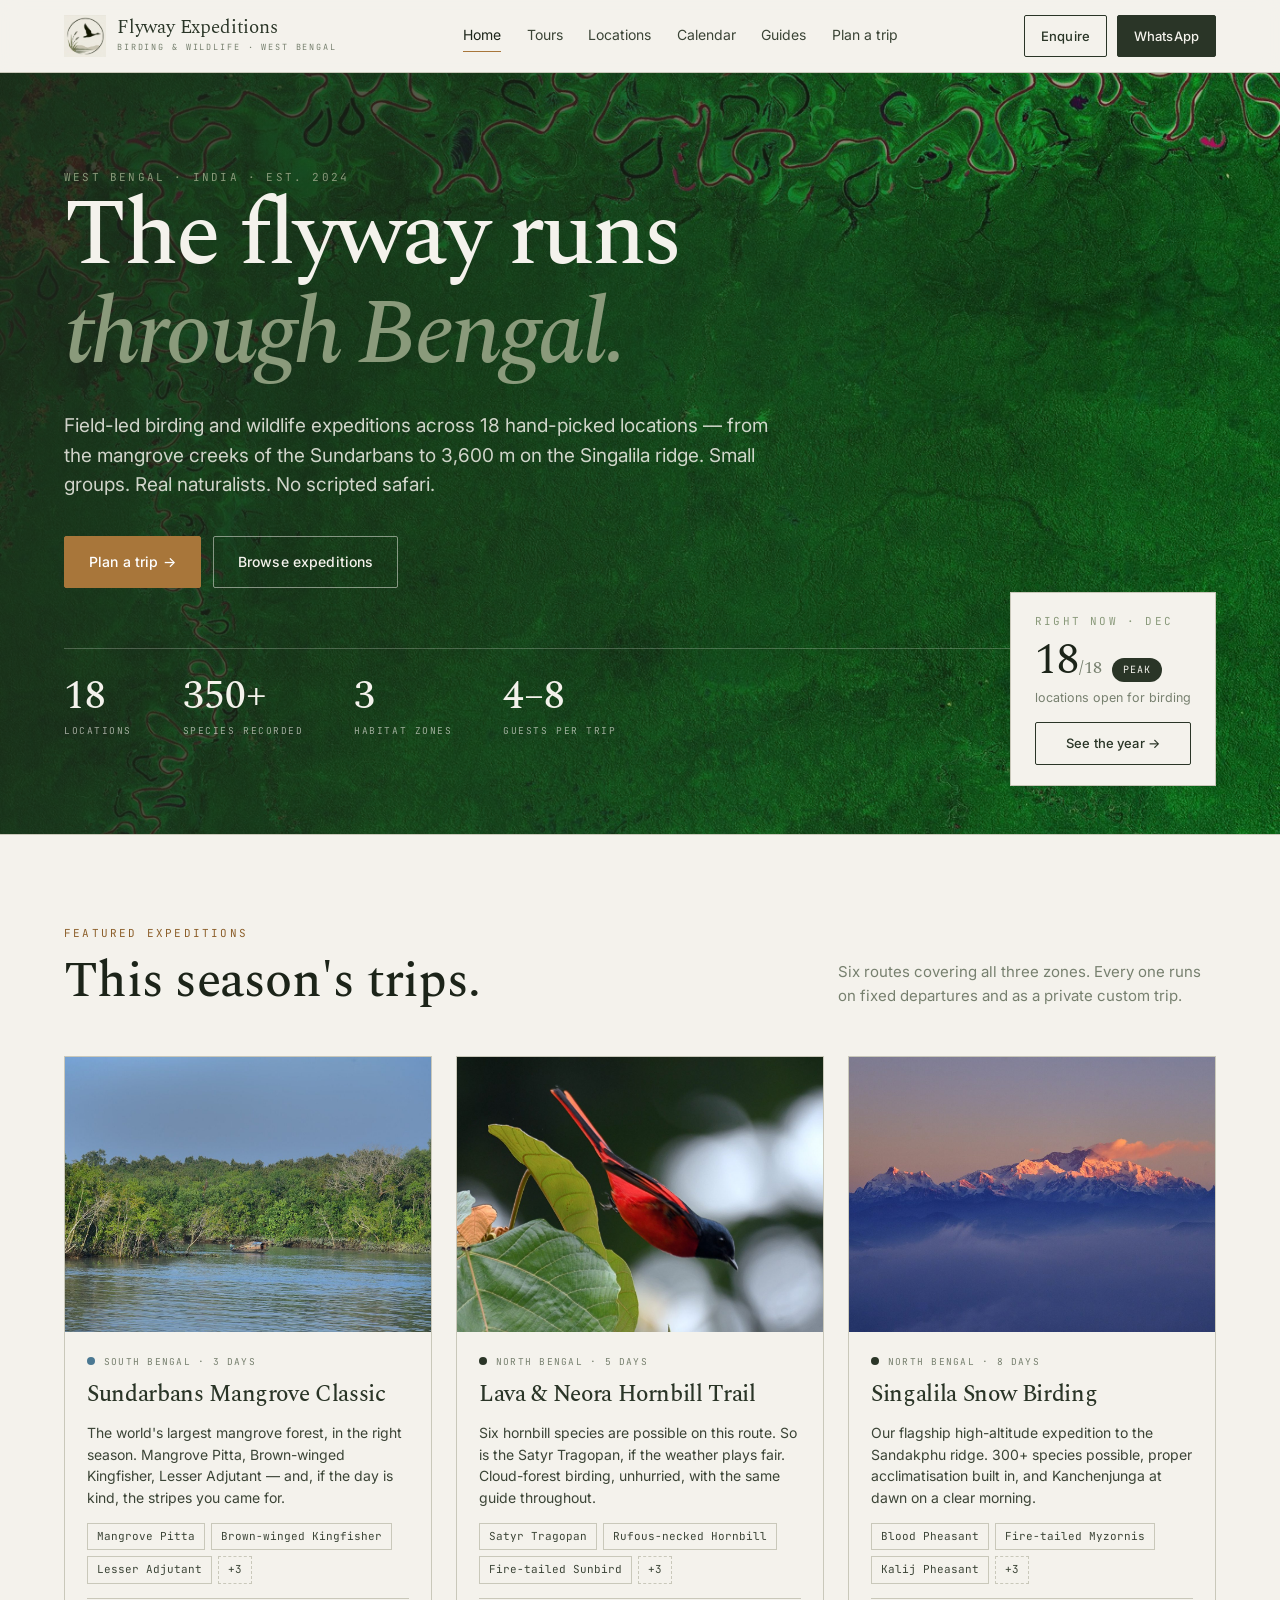
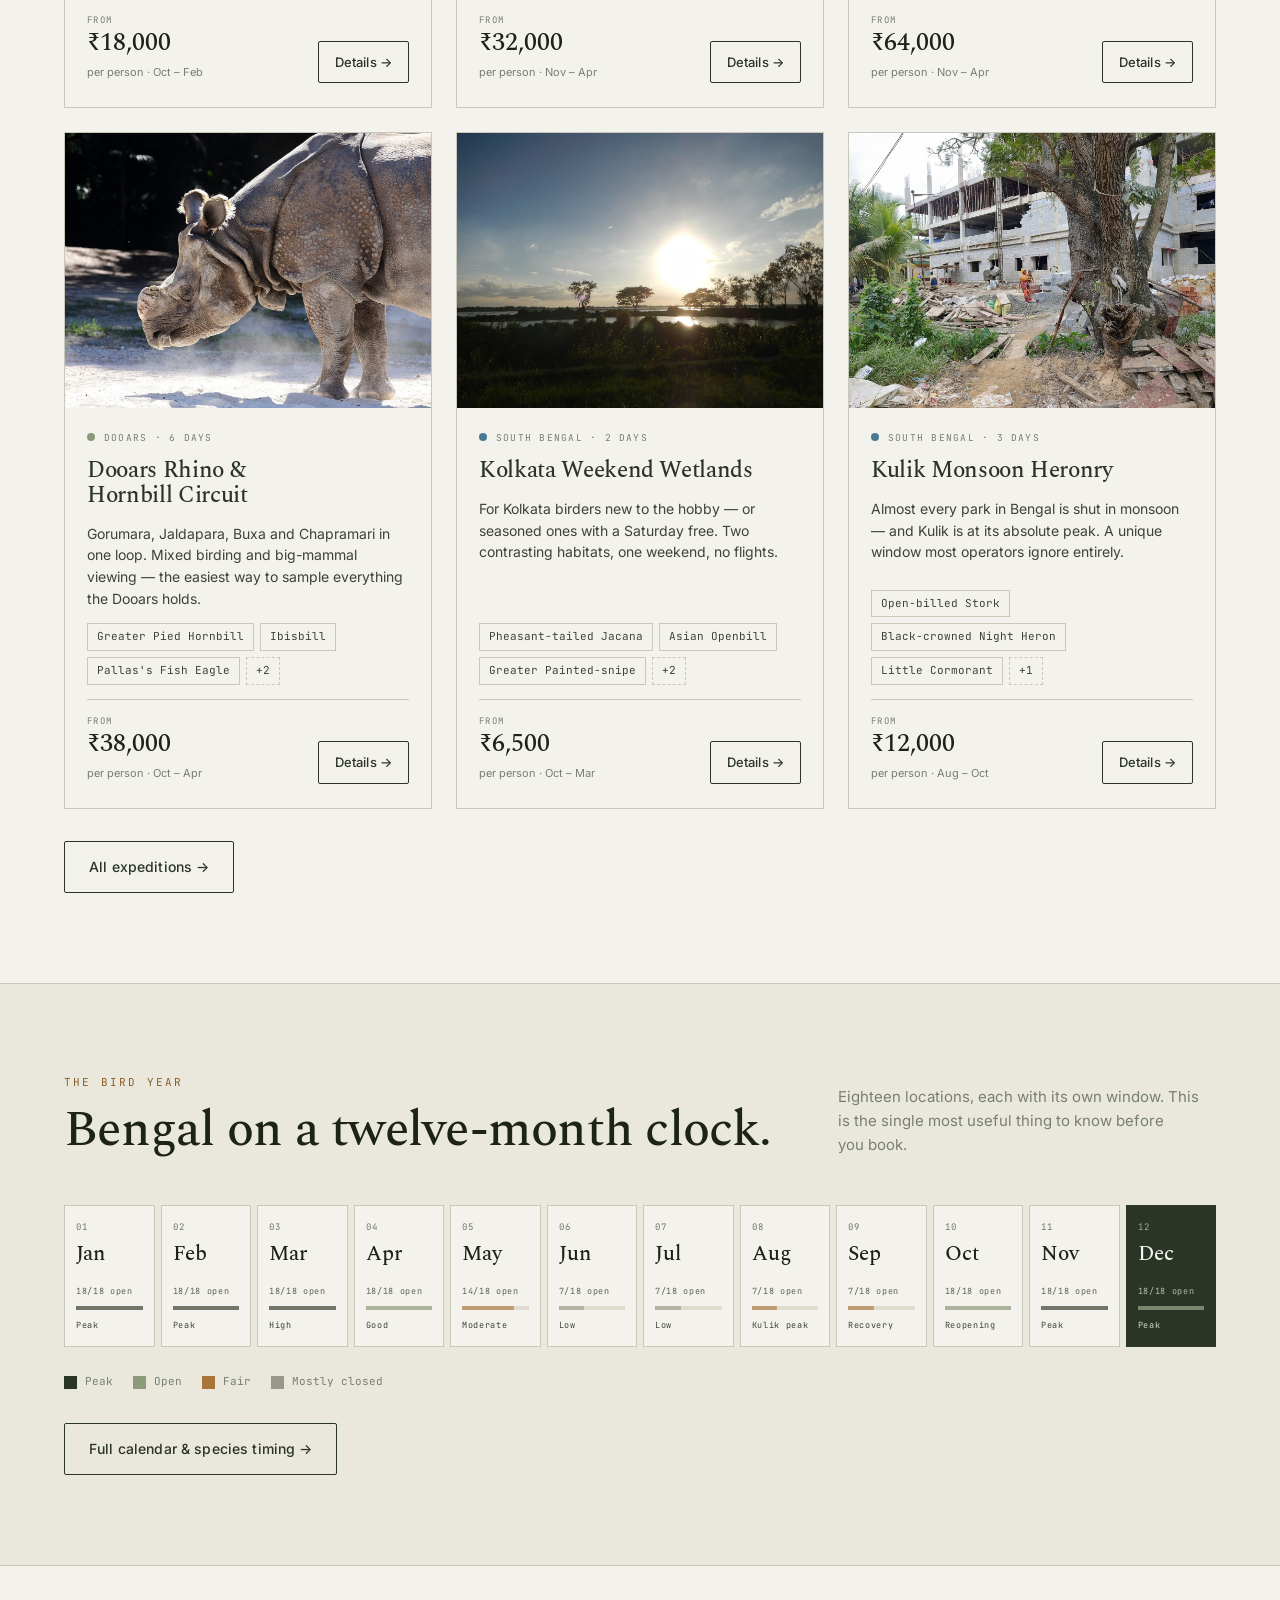
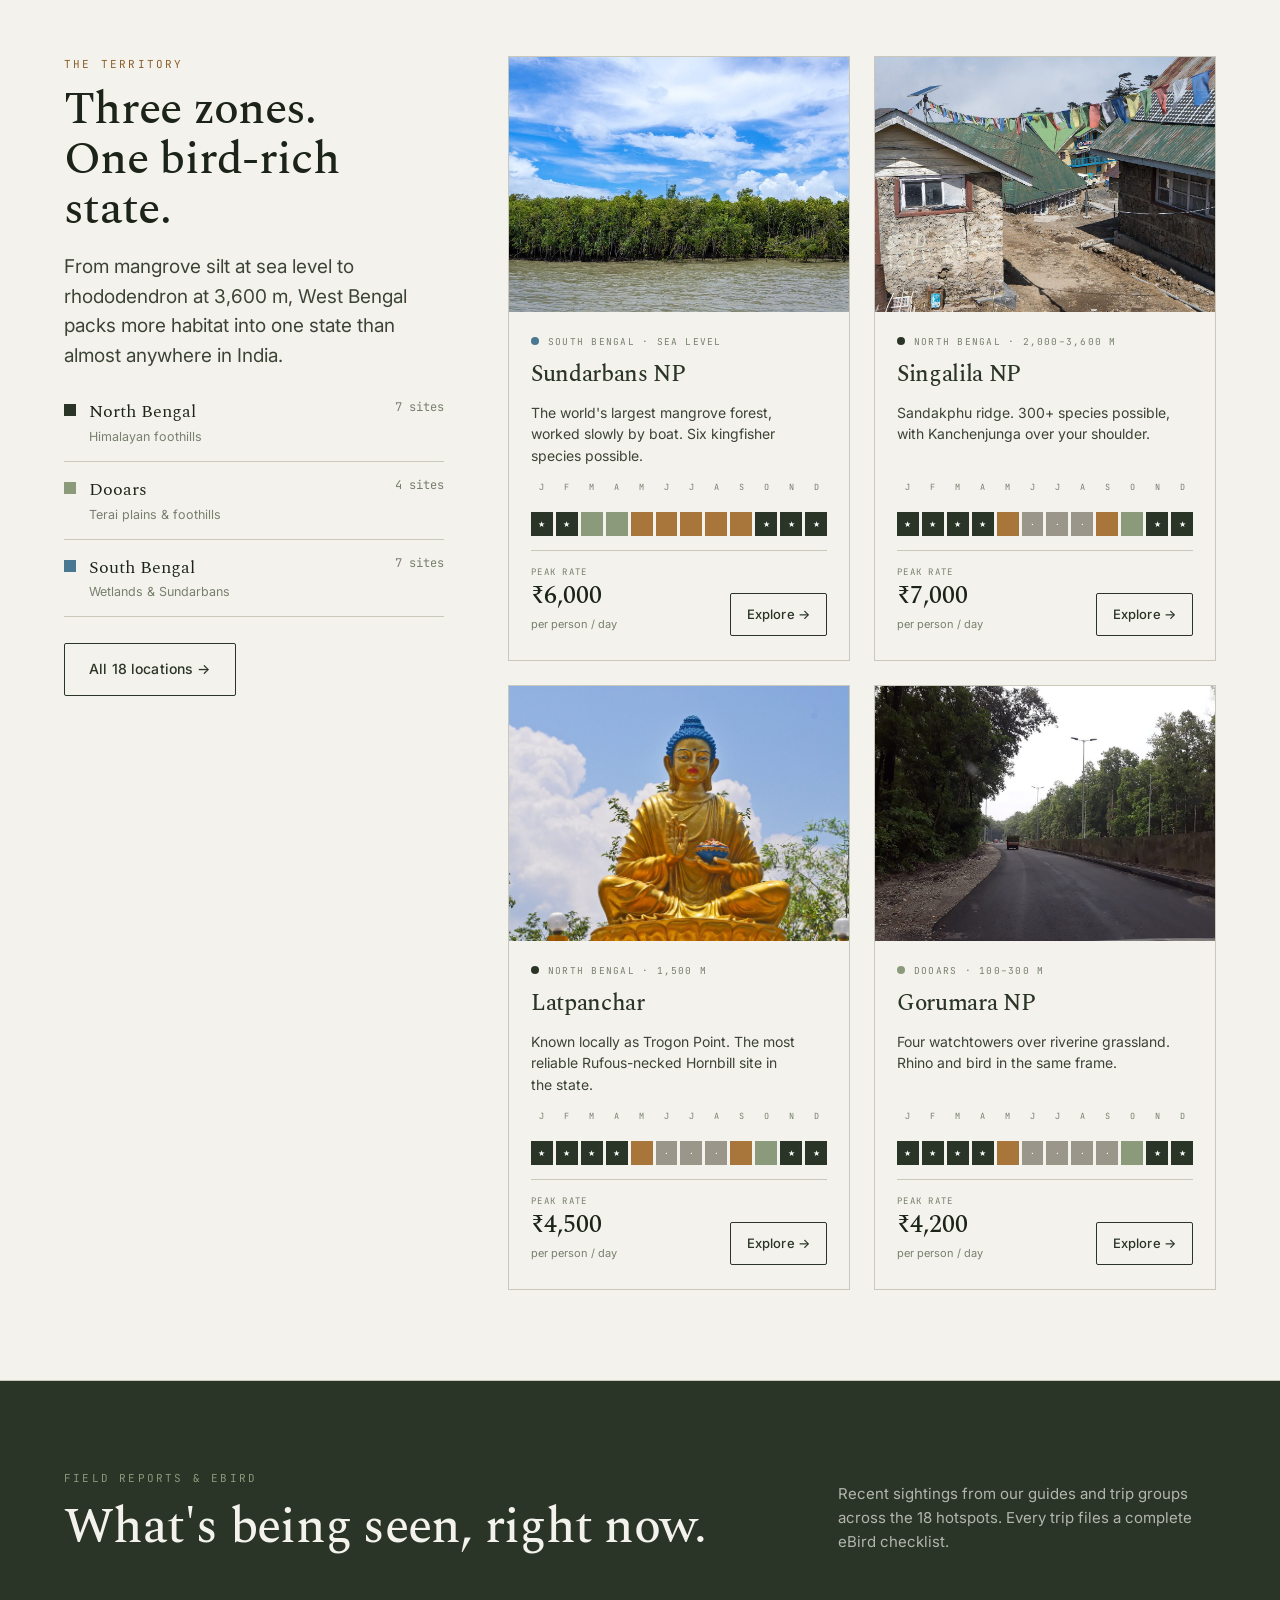
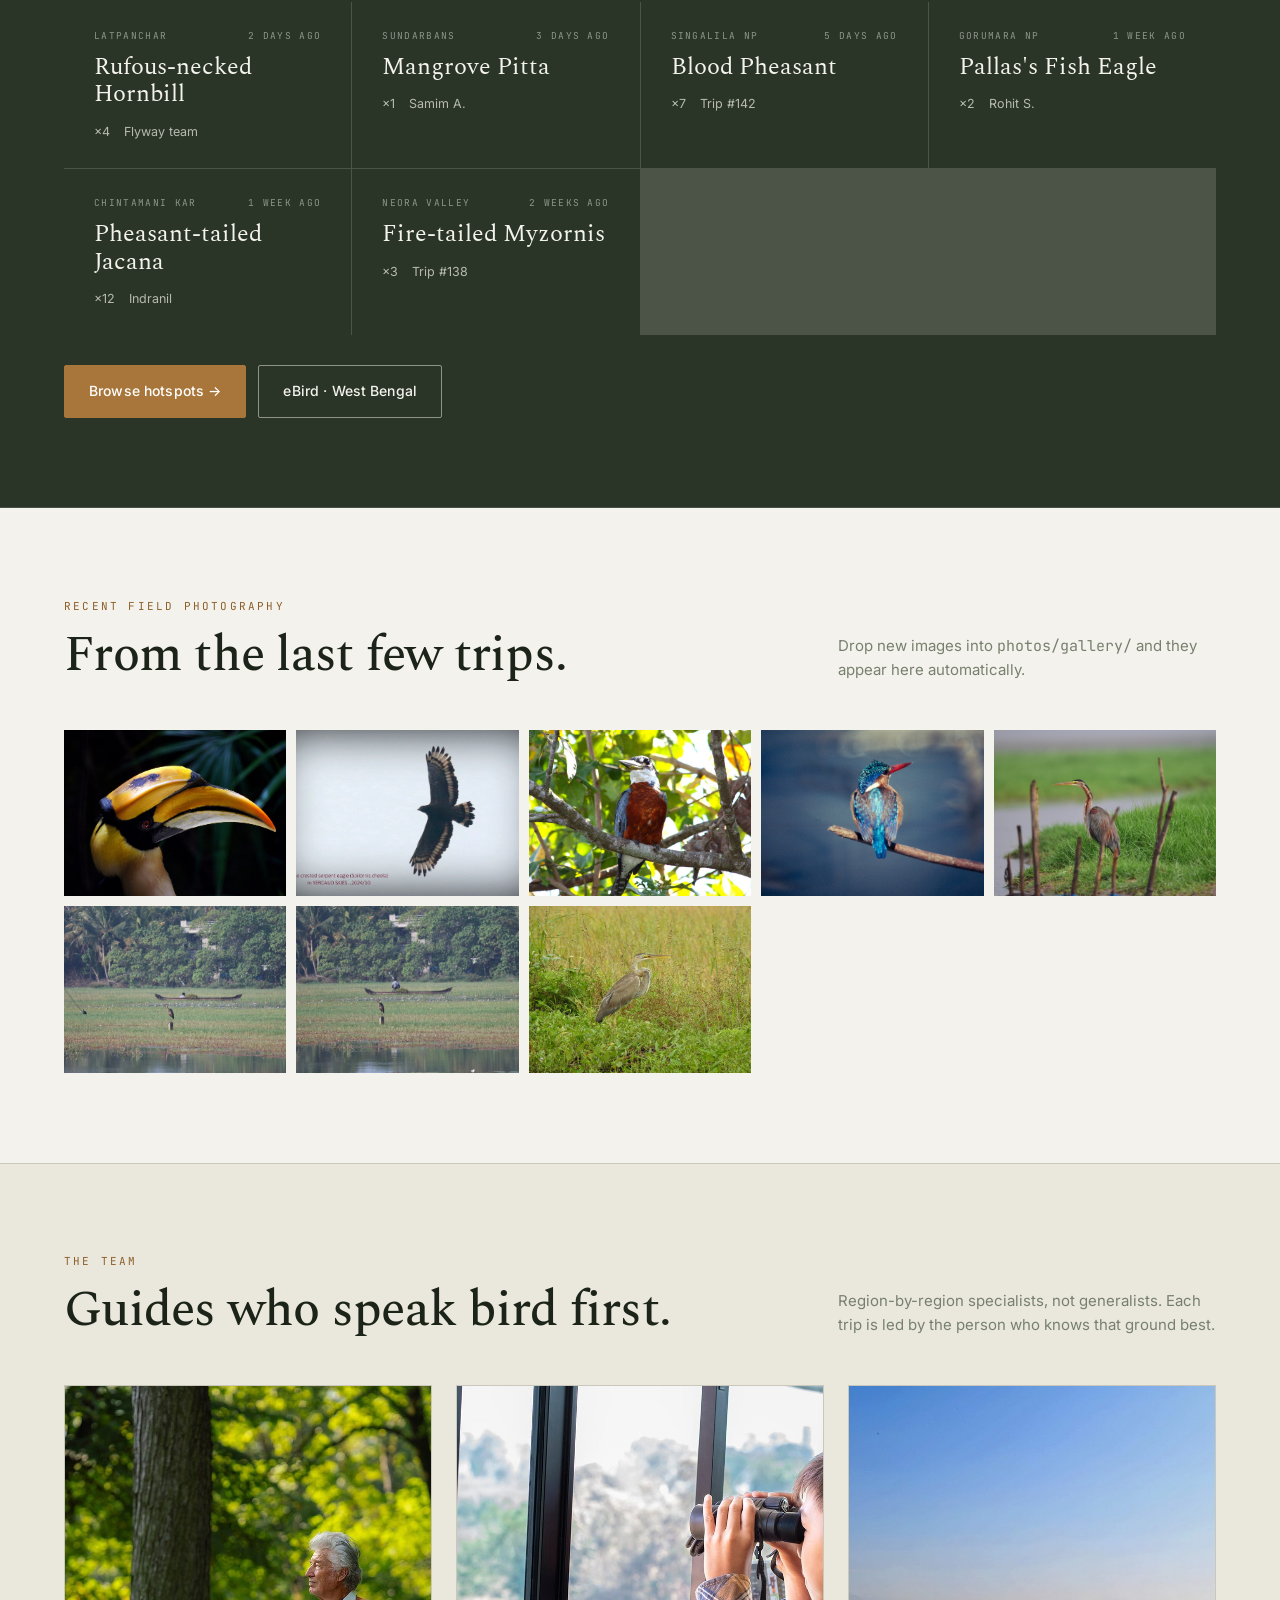
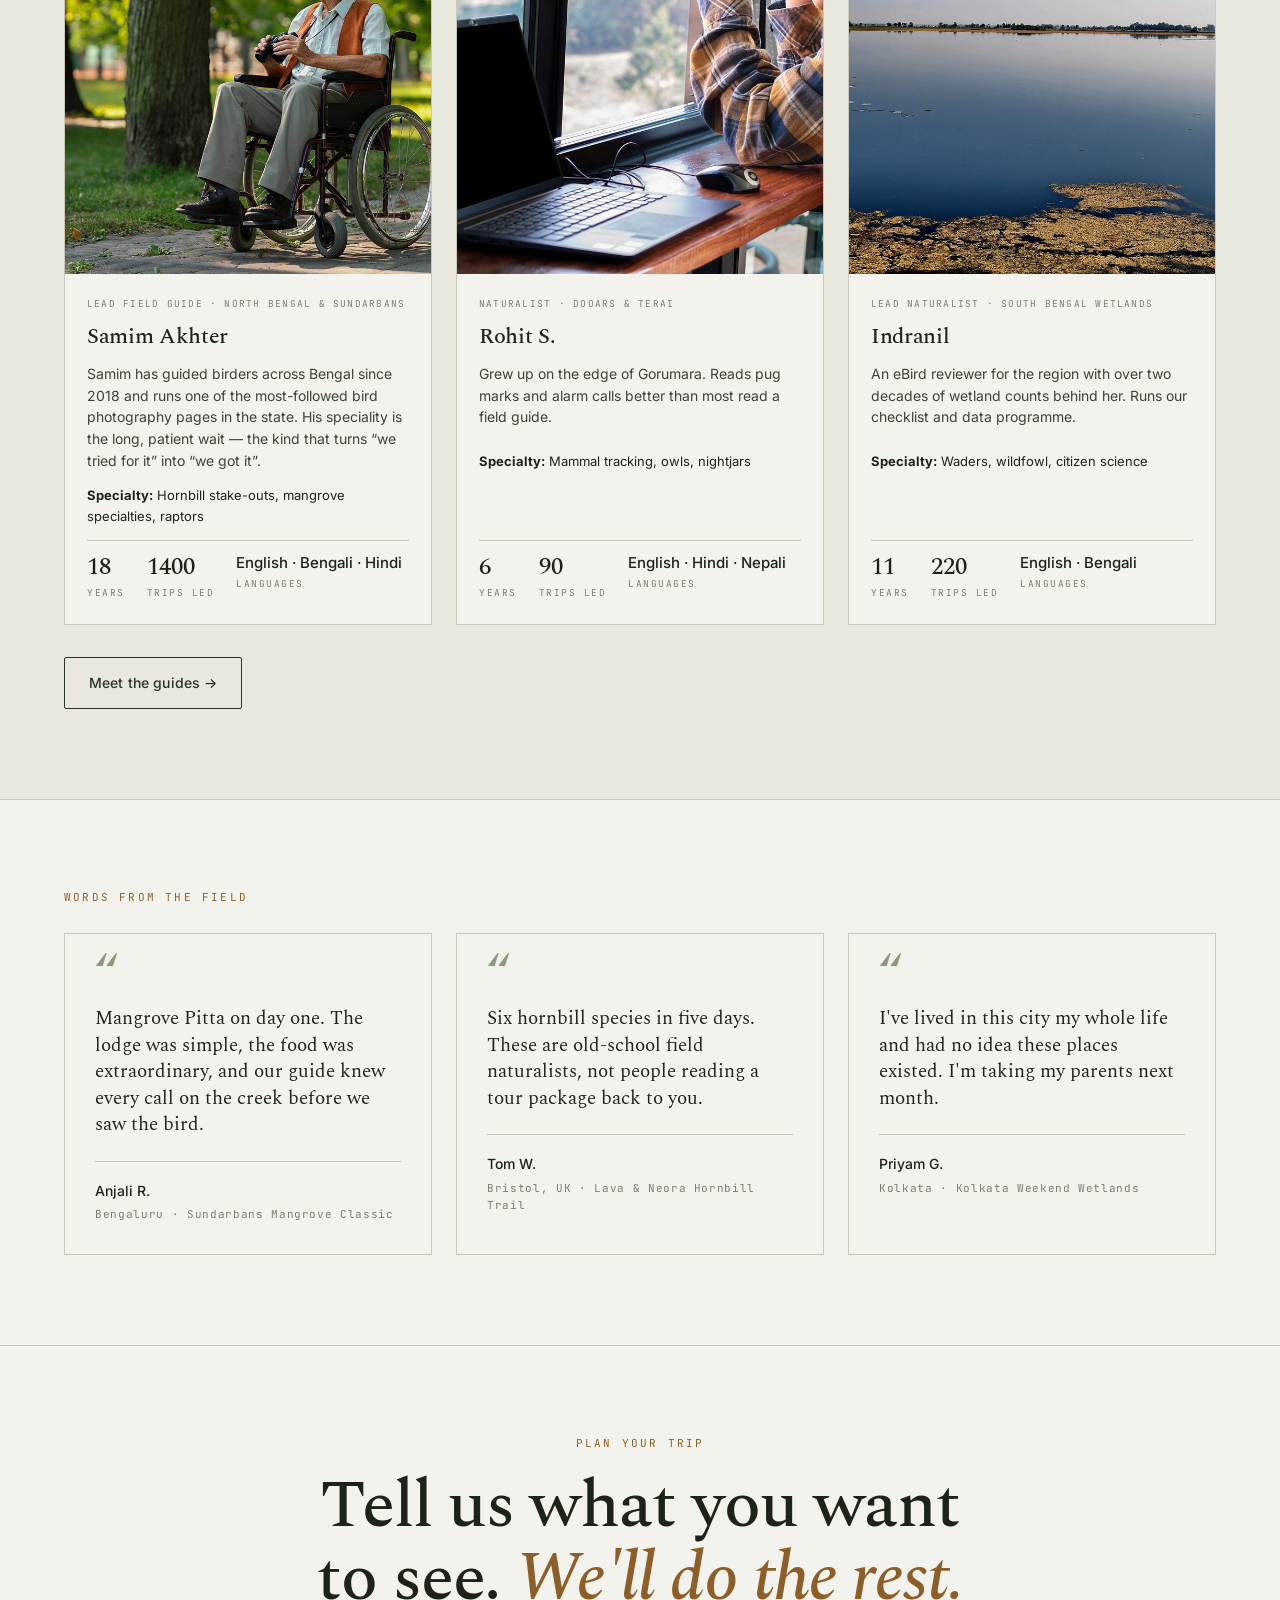
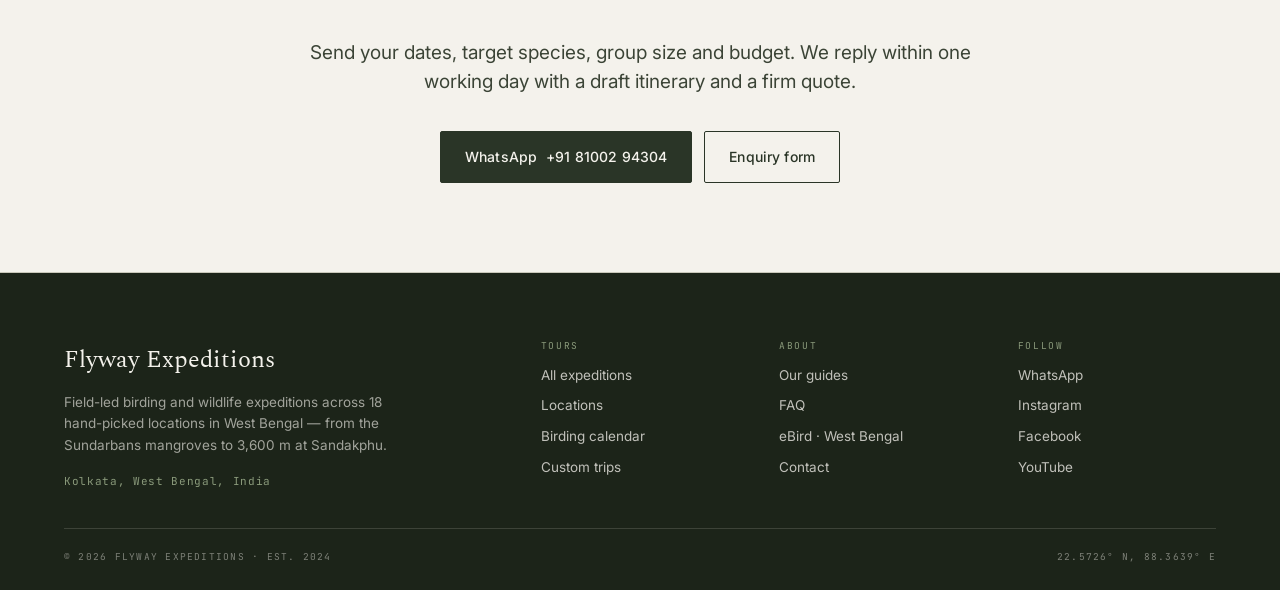
<file: index.html>
<!DOCTYPE html>
<html lang="en">
<head>
<meta charset="utf-8"/>
<meta name="viewport" content="width=device-width,initial-scale=1"/>
<title>Flyway Expeditions — Birding &amp; Wildlife Tours in West Bengal</title>
<meta name="description" content="Field-led birding and wildlife expeditions across 18 locations in West Bengal — Sundarbans, Dooars, Singalila, Neora Valley. Small groups, expert naturalists, custom itineraries from Kolkata."/>
<meta property="og:title" content="Flyway Expeditions — Birding &amp; Wildlife Tours in West Bengal"/>
<meta property="og:description" content="The flyway runs through Bengal. 18 locations, 350+ species, small guided groups."/>
<meta property="og:image" content="photos/brand/logo.png"/>
<meta property="og:type" content="website"/>
<link rel="icon" href="photos/brand/logo.png"/>
<link rel="preconnect" href="https://fonts.googleapis.com"/><link rel="preconnect" href="https://fonts.gstatic.com" crossorigin/>
<link href="https://fonts.googleapis.com/css2?family=Spectral:ital,wght@0,300;0,400;0,500;1,400;1,500&family=Inter:wght@400;500;600&family=JetBrains+Mono:wght@400;500&display=swap" rel="stylesheet"/>
<link rel="stylesheet" href="assets/css/site.css"/>
<script src="assets/js/data.js"></script>
<script src="assets/js/media.js"></script>
</head>
<body>
<div id="site-header"></div>

<section class="hero hero--onPhoto">
  <div class="hero-bg" id="heroBg" data-photo="hero" data-note="Homepage hero" data-nocaption data-rotate></div>
  <div class="hero-in">
    <span class="eyebrow">West Bengal · India · Est. 2024</span>
    <h1>The flyway runs <em>through Bengal.</em></h1>
    <p class="lede">Field-led birding and wildlife expeditions across 18 hand-picked locations — from the mangrove creeks of the Sundarbans to 3,600&nbsp;m on the Singalila ridge. Small groups. Real naturalists. No scripted safari.</p>
    <div class="hero-actions">
      <a class="btn btn--ochre" href="contact.html">Plan a trip →</a>
      <a class="btn btn--onDark" href="tours.html">Browse expeditions</a>
    </div>
    <div class="stats">
      <div class="stat"><b>18</b><span>locations</span></div>
      <div class="stat"><b>350+</b><span>species recorded</span></div>
      <div class="stat"><b>3</b><span>habitat zones</span></div>
      <div class="stat"><b>4–8</b><span>guests per trip</span></div>
    </div>
  </div>
  <div id="nowSlot"></div>
</section>

<section class="sect">
  <div class="wrap">
    <div class="sect-head">
      <div><span class="eyebrow">Featured expeditions</span><h2>This season's trips.</h2></div>
      <p>Six routes covering all three zones. Every one runs on fixed departures and as a private custom trip.</p>
    </div>
    <div class="grid grid--3" id="tourGrid"></div>
    <div style="margin-top:32px"><a class="btn btn--ghost" href="tours.html">All expeditions →</a></div>
  </div>
</section>

<section class="sect sect--tint">
  <div class="wrap">
    <div class="sect-head">
      <div><span class="eyebrow">The bird year</span><h2>Bengal on a twelve-month clock.</h2></div>
      <p>Eighteen locations, each with its own window. This is the single most useful thing to know before you book.</p>
    </div>
    <div id="calSlot"></div>
    <div style="margin-top:32px"><a class="btn btn--ghost" href="calendar.html">Full calendar &amp; species timing →</a></div>
  </div>
</section>

<section class="sect">
  <div class="wrap split">
    <div>
      <span class="eyebrow">The territory</span>
      <h2 style="font-size:clamp(30px,4vw,46px);margin-top:12px">Three zones.<br/>One bird-rich state.</h2>
      <p class="lede" style="margin-top:18px">From mangrove silt at sea level to rhododendron at 3,600&nbsp;m, West Bengal packs more habitat into one state than almost anywhere in India.</p>
      <div style="display:flex;flex-direction:column;gap:14px;margin-top:28px" id="zoneList"></div>
      <a class="btn btn--ghost" style="margin-top:26px" href="locations.html">All 18 locations →</a>
    </div>
    <div class="grid grid--3" id="locGrid"></div>
  </div>
</section>

<section class="sect sect--dark">
  <div class="wrap">
    <div class="sect-head">
      <div><span class="eyebrow eyebrow--light">Field reports &amp; eBird</span><h2>What's being seen, right now.</h2></div>
      <p>Recent sightings from our guides and trip groups across the 18 hotspots. Every trip files a complete eBird checklist.</p>
    </div>
    <div class="grid" style="grid-template-columns:repeat(auto-fill,minmax(280px,1fr));gap:1px;background:rgba(244,242,236,.16)" id="sightGrid"></div>
    <div style="display:flex;gap:12px;margin-top:30px;flex-wrap:wrap">
      <a class="btn btn--ochre" href="locations.html">Browse hotspots →</a>
      <a class="btn btn--onDark" id="ebirdBtn" target="_blank" rel="noopener">eBird · West Bengal</a>
    </div>
  </div>
</section>

<section class="sect">
  <div class="wrap">
    <div class="sect-head">
      <div><span class="eyebrow">Recent field photography</span><h2>From the last few trips.</h2></div>
      <p>Drop new images into <code class="mono">photos/gallery/</code> and they appear here automatically.</p>
    </div>
    <div class="gal" data-gallery="gallery" data-note="Recent trip photos" data-max="12"></div>
  </div>
</section>

<section class="sect sect--tint">
  <div class="wrap">
    <div class="sect-head">
      <div><span class="eyebrow">The team</span><h2>Guides who speak bird first.</h2></div>
      <p>Region-by-region specialists, not generalists. Each trip is led by the person who knows that ground best.</p>
    </div>
    <div class="grid grid--3" id="guideGrid"></div>
    <div style="margin-top:32px"><a class="btn btn--ghost" href="team.html">Meet the guides →</a></div>
  </div>
</section>

<section class="sect">
  <div class="wrap">
    <span class="eyebrow">Words from the field</span>
    <div class="grid grid--3" style="margin-top:26px" id="quoteGrid"></div>
  </div>
</section>

<section class="sect center">
  <div class="wrap">
    <span class="eyebrow">Plan your trip</span>
    <h2 style="font-size:clamp(34px,5.6vw,68px);margin-top:16px;max-width:22ch">Tell us what you want to see. <em style="font-style:italic;color:var(--ochre-2)">We'll do the rest.</em></h2>
    <p class="lede" style="margin-top:22px">Send your dates, target species, group size and budget. We reply within one working day with a draft itinerary and a firm quote.</p>
    <div style="display:flex;justify-content:center;gap:12px;margin-top:34px;flex-wrap:wrap">
      <a class="btn btn--wa" data-wa="Hi Flyway — I'd like to plan a birding trip in West Bengal." href="#">WhatsApp <span data-brand="phoneDisplay"></span></a>
      <a class="btn btn--ghost" href="contact.html">Enquiry form</a>
    </div>
  </div>
</section>

<div id="site-footer"></div>

<script src="assets/js/site.js"></script>
<script>
(function(){
  var FW=window.FW,U=window.FWUI;
  document.getElementById('nowSlot').outerHTML=U.nowCard();
  document.getElementById('calSlot').innerHTML=U.calendar();
  document.getElementById('tourGrid').innerHTML=FW.tours.filter(function(t){return t.featured}).slice(0,6).map(U.tourCard).join('');
  document.getElementById('locGrid').innerHTML=['sundarbans','singalila','latpanchar','gorumara'].map(function(id){
    return U.locCard(FW.locations.find(function(l){return l.id===id}));
  }).join('');
  document.getElementById('zoneList').innerHTML=Object.keys(FW.zones).map(function(k){
    var z=FW.zones[k],n=FW.locations.filter(function(l){return l.zone===k}).length;
    return '<div style="display:flex;gap:13px;align-items:flex-start;padding-bottom:14px;border-bottom:1px solid var(--rule)">'+
    '<i style="width:12px;height:12px;margin-top:6px;background:'+z.color+';flex:none"></i>'+
    '<div><div style="font-family:var(--display);font-size:18px">'+z.label+'</div>'+
    '<div style="font-size:12.5px;color:var(--muted)">'+z.sub+'</div></div>'+
    '<span class="mono" style="margin-left:auto;font-size:12px;color:var(--muted)">'+n+' sites</span></div>';
  }).join('');
  document.getElementById('sightGrid').innerHTML=U.sightingsRows();
  document.getElementById('ebirdBtn').href=FW.brand.ebird;
  document.getElementById('guideGrid').innerHTML=FW.guides.map(function(g){return U.guideCard(g,false)}).join('');
  document.getElementById('quoteGrid').innerHTML=FW.testimonials.map(function(t){
    return '<figure class="card" style="padding:30px"><span style="font-family:var(--display);font-size:52px;color:var(--sage);line-height:.5;display:block">&ldquo;</span>'+
    '<blockquote style="margin:16px 0 0;font-family:var(--display);font-size:19px;line-height:1.4">'+U.esc(t.quote)+'</blockquote>'+
    '<figcaption style="margin-top:22px;padding-top:18px;border-top:1px solid var(--rule)">'+
    '<div style="font-weight:500;font-size:14px">'+U.esc(t.name)+'</div>'+
    '<div class="mono" style="font-size:11px;color:var(--muted);margin-top:4px;letter-spacing:.06em">'+U.esc(t.from)+' · '+U.esc(t.trip)+'</div>'+
    '</figcaption></figure>';
  }).join('');
  U.hydrate();
  window.FW_MEDIA.list('hero').then(function(imgs){
    if(imgs.length) return;
    document.getElementById('heroBg').classList.add('hero-bg--empty');
    document.querySelector('.hero').classList.remove('hero--onPhoto');
    document.querySelectorAll('.hero .btn--onDark').forEach(function(b){
      b.classList.remove('btn--onDark');b.classList.add('btn--ghost');
    });
  });
})();
</script>
<template id="__bundler_thumbnail"><svg viewBox="0 0 200 200" xmlns="http://www.w3.org/2000/svg"><rect width="200" height="200" fill="#f4f2ec"/><circle cx="100" cy="100" r="66" fill="none" stroke="#2a3527" stroke-width="4"/><path d="M52 116q28-34 52-22t44-6" stroke="#2a3527" stroke-width="9" fill="none" stroke-linecap="round"/><path d="M60 132q22 6 44 2" stroke="#8a9a7b" stroke-width="5" fill="none"/></svg></template>
</body>
</html>
</file>
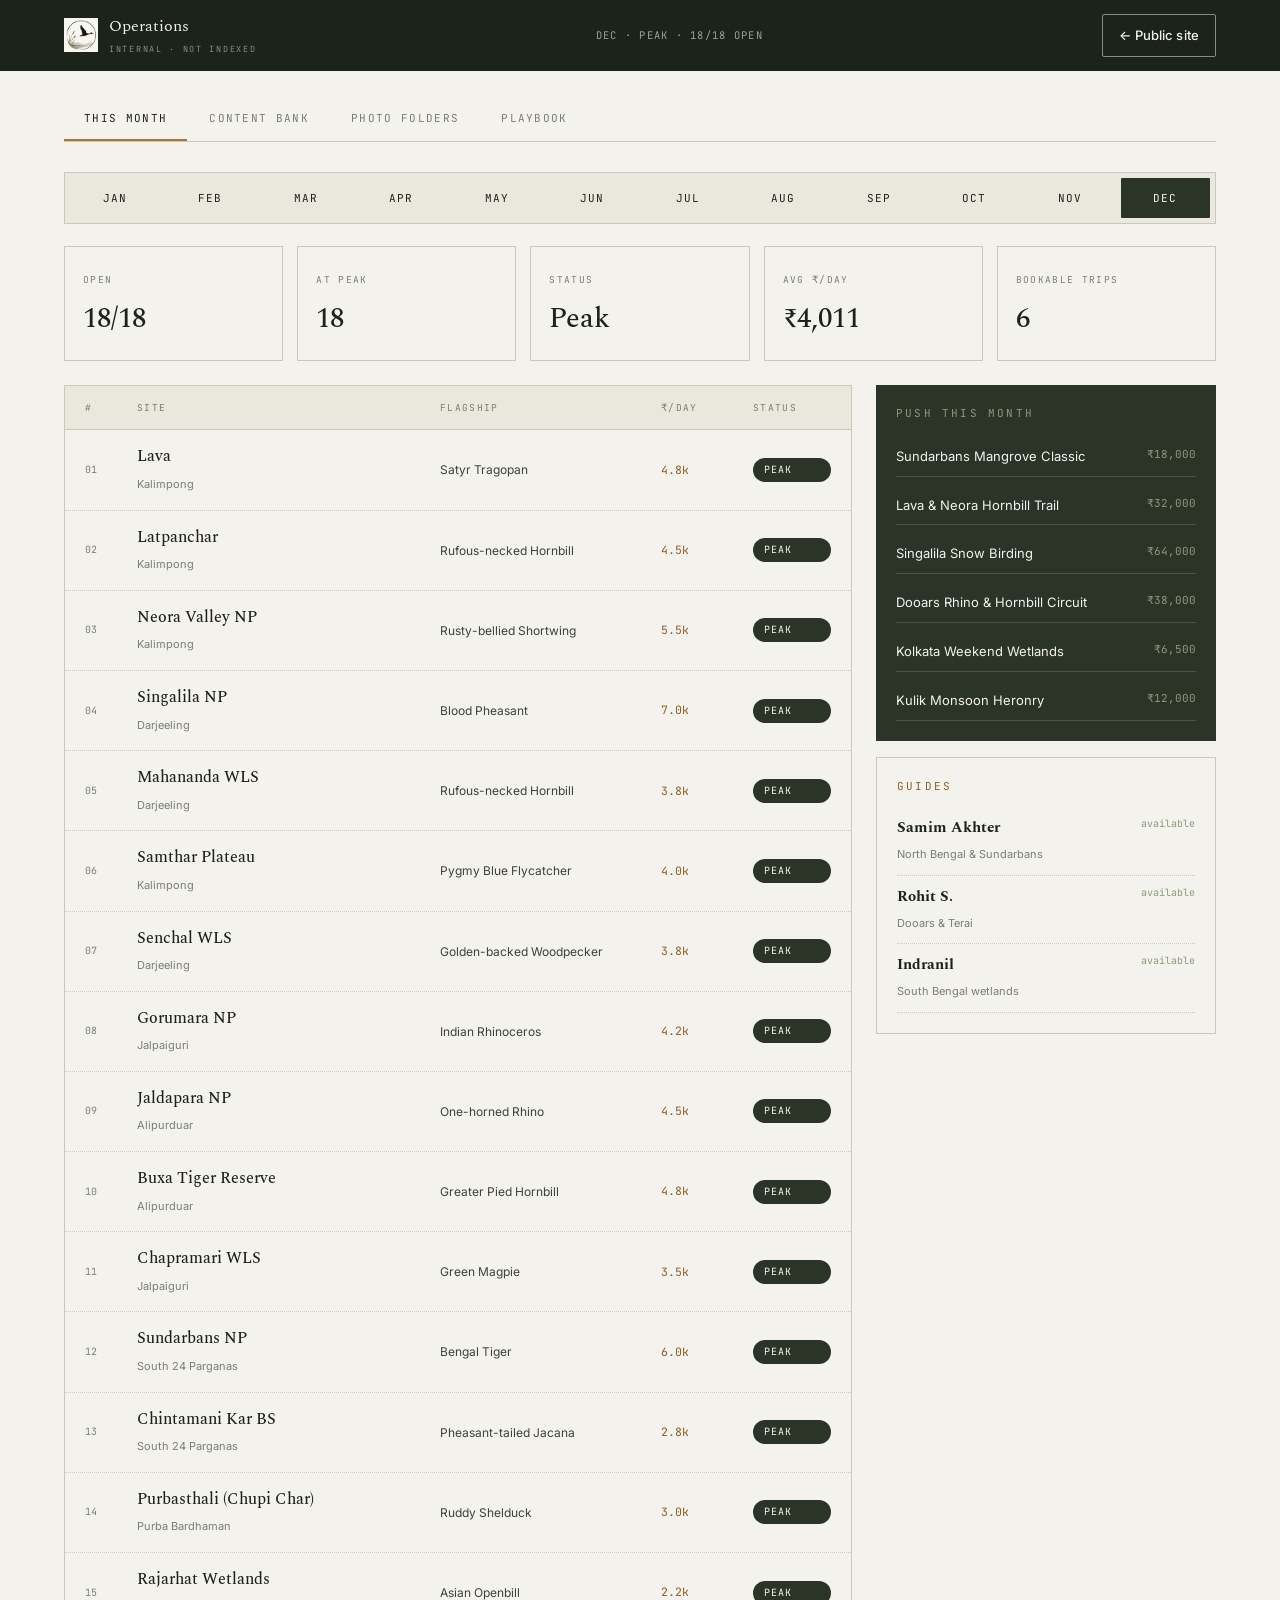
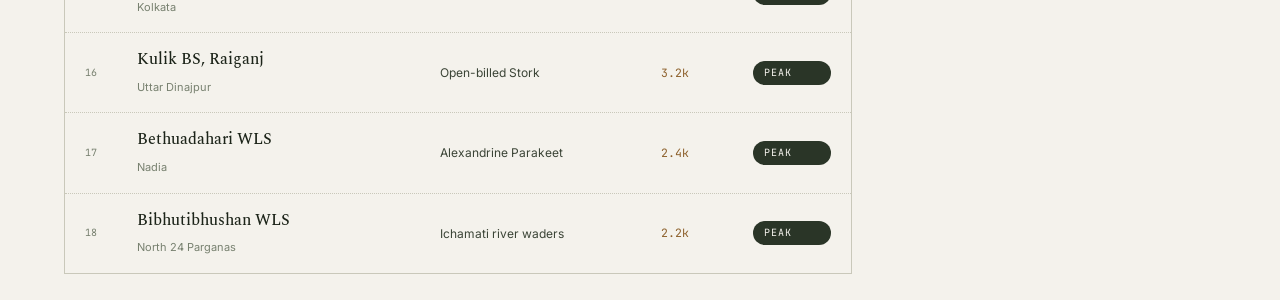
<file: admin.html>
<!DOCTYPE html>
<html lang="en">
<head>
<meta charset="utf-8"/><meta name="viewport" content="width=device-width,initial-scale=1"/>
<meta name="robots" content="noindex,nofollow"/>
<title>Ops — Flyway Expeditions (internal)</title>
<link rel="icon" href="photos/brand/logo.png"/>
<link rel="preconnect" href="https://fonts.googleapis.com"/><link rel="preconnect" href="https://fonts.gstatic.com" crossorigin/>
<link href="https://fonts.googleapis.com/css2?family=Spectral:ital,wght@0,400;0,500;1,400&family=Inter:wght@400;500;600&family=JetBrains+Mono:wght@400;500&display=swap" rel="stylesheet"/>
<link rel="stylesheet" href="assets/css/site.css"/>
<style>
.tabs{display:flex;gap:2px;border-bottom:1px solid var(--rule);flex-wrap:wrap}
.tabs button{padding:14px 20px;border:0;background:transparent;font-family:var(--mono);font-size:11px;letter-spacing:.12em;text-transform:uppercase;color:var(--muted);border-bottom:2px solid transparent}
.tabs button[aria-selected=true]{color:var(--ink);border-bottom-color:var(--ochre)}
.kpi{display:grid;grid-template-columns:repeat(auto-fit,minmax(160px,1fr));gap:14px}
.kpi>div{border:1px solid var(--rule);padding:18px;background:var(--paper)}
.kpi b{font-family:var(--display);font-size:28px;font-weight:500;display:block;margin-top:7px}
pre.snip{background:var(--paper);border:1px solid var(--rule);padding:18px;font-family:var(--mono);font-size:12px;line-height:1.7;white-space:pre-wrap;margin:0;overflow:auto}
details.sn{border-bottom:1px solid var(--rule)}
details.sn summary{padding:16px 20px;cursor:pointer;font-family:var(--display);font-size:17px;list-style:none;display:flex;justify-content:space-between;gap:14px}
details.sn summary::-webkit-details-marker{display:none}
.hdr-bar{background:var(--ink);color:var(--paper);padding:14px 0}
</style>
<script src="assets/js/data.js"></script><script src="assets/js/media.js"></script>
</head>
<body>
<div class="hdr-bar"><div class="wrap" style="display:flex;justify-content:space-between;align-items:center;gap:20px;flex-wrap:wrap">
  <div style="display:flex;align-items:center;gap:11px">
    <img src="photos/brand/logo.png" alt="" style="width:34px;height:34px;object-fit:contain"/>
    <div><div style="font-family:var(--display);font-size:16px">Operations</div>
    <div class="mono" style="font-size:8.5px;letter-spacing:.2em;color:rgba(244,242,236,.5);text-transform:uppercase;margin-top:3px">Internal · not indexed</div></div>
  </div>
  <div class="mono" style="font-size:10.5px;letter-spacing:.12em;text-transform:uppercase;color:rgba(244,242,236,.6)" id="topStat"></div>
  <a class="btn btn--onDark btn--sm" href="index.html">← Public site</a>
</div></div>

<div class="wrap" style="padding-block:26px">
  <div class="tabs" id="tabs">
    <button data-t="month" aria-selected="true">This month</button>
    <button data-t="content" aria-selected="false">Content bank</button>
    <button data-t="photos" aria-selected="false">Photo folders</button>
    <button data-t="playbook" aria-selected="false">Playbook</button>
  </div>
  <div id="pane" style="padding-top:30px"></div>
</div>

<script src="assets/js/site.js"></script>
<script>
(function(){
var FW=window.FW,U=window.FWUI,M=window.FW_MEDIA;
var cur=new Date().getMonth();

var SNIPPETS=[
 ['WhatsApp · Off-hours auto-reply',
`Hi! Thanks for messaging Flyway Expeditions.

We're often in the field with no signal — we reply to every message within one working day.

• Tours & prices: flywayexpeditions.in/tours
• What's open this month: flywayexpeditions.in/calendar
• Custom trip: just send your dates + what you'd like to see

— Team Flyway`],
 ['WhatsApp · First reply to an enquiry',
`Hi {NAME}, good to hear from you.

A few things so we can build the right itinerary:

1. Travel window (dates or month)?
2. Group size, and any children or seniors?
3. Target species or experience — hornbills, tragopan, tigers, photography?
4. Rough budget per person?
5. Which city are you travelling from?

We'll come back within 24 hours with a draft route and a firm quote. — {GUIDE}`],
 ['Instagram · Species spotlight caption',
`{SCIENTIFIC_NAME} — the {COMMON_NAME}

{ONE_LINE_FIELD_NOTE}

Where: {LOCATION}, {ZONE}
When: {MONTHS}, {TIME_OF_DAY}

Trip planning open for {SEASON}. DM "{KEYWORD}" and we'll send the route.

#WestBengalBirding #IndiAves #BirdingIndia #{SPECIES_TAG} #{LOCATION_TAG} #BirdsOfInstagram #IndianBirds #NaturePhotography #FlywayExpeditions`],
 ['Instagram · Field report caption',
`Field report · {LOCATION}, {DATE}

{N} days. {HIGHLIGHT_COUNT} {HIGHLIGHT_GROUP}. One very happy group of {GROUP_SIZE}.

→ {SPECIES_1}
→ {SPECIES_2}
→ {SPECIES_3}
→ {TOTAL} species logged, full checklist on eBird

{TOUR_NAME} runs through {WINDOW}. Comment "{KEYWORD}" or DM to hold a place.

#BirdingIndia #IndiAves #{LOCATION_TAG} #FlywayExpeditions`],
 ['Facebook · Monthly long-form post',
`🦆 BENGAL BIRD CALENDAR — {MONTH} UPDATE

{MONTH} is {STATUS} in West Bengal. {OPEN_COUNT} of our 18 locations are open right now.

What's worth travelling for:
• {SITE_1} — {WHY_1}
• {SITE_2} — {WHY_2}
• {SITE_3} — {WHY_3}
• {SITE_4} — {WHY_4}

Comment or DM with your dates. Every trip is built around the birds you want, the window you have, and the comfort level you need.

— Flyway Expeditions | Kolkata
🌐 flywayexpeditions.in
📱 {PHONE}`],
 ['Email · Newsletter issue skeleton',
`Subject: {MONTH} in Bengal — {HOOK}

Hi {NAME},

THIS MONTH IN BENGAL
{OPEN_COUNT} of 18 sites open. {ONE_PARAGRAPH_STATUS}

TRIP REPORT — {TOUR_NAME}
{THREE_SENTENCES}. Full checklist: {EBIRD_LINK}

THREE BIRDS WORTH TRAVELLING FOR
1. {SPECIES_1} — {WHERE_WHEN}
2. {SPECIES_2} — {WHERE_WHEN}
3. {SPECIES_3} — {WHERE_WHEN}

OPEN DEPARTURES
{TOUR_1} · {DATES} · {PRICE} · {SEATS} places left
{TOUR_2} · {DATES} · {PRICE} · {SEATS} places left

Reply to this email or WhatsApp {PHONE} to hold a place.

Bird first,
Team Flyway · Kolkata`],
 ['YouTube · Description template',
`EP {NN} · {TITLE} — {LOCATION}, West Bengal

{TWO_SENTENCE_SUMMARY} Target species: {SPECIES_LIST}. Total logged: {COUNT}.

00:00 Intro
{TIMESTAMPS}

🦆 Plan a trip: flywayexpeditions.in
📱 WhatsApp: {PHONE}
📷 Instagram: @{IG_HANDLE}
📋 eBird checklist: {EBIRD_LINK}

Shot on {GEAR}. No calls or playback were used to attract birds.

#BirdingIndia #WestBengal #{LOCATION_TAG} #IndiAves`],
 ['Google Business Profile · Description',
`Flyway Expeditions is a birding and wildlife tour operator based in Kolkata, West Bengal. We run field-led expeditions across 18 hotspots — from the Sundarbans mangroves to the Singalila ridge at 3,600 m. Small groups of four to eight, region-specialist naturalists, and custom itineraries built around your target species. Every trip files a complete eBird checklist. WhatsApp {PHONE}.`],
 ['Enquiry form · Question list (Tally / Google Forms)',
`FLYWAY EXPEDITIONS — TRIP ENQUIRY

1. Your name *
2. Phone / WhatsApp *
3. Email
4. Trip of interest (dropdown: all tours + "custom")
5. Travel window — dates or month *
6. Adults *
7. Children, with ages
8. Departure city
9. Budget per person * (under 25k / 25–50k / 50k–1L / 1L+ / discuss)
10. Comfort level (homestay / mid-range / premium)
11. Target species or interests
12. Anything else — mobility, diet, previous trips

→ Webhook to WhatsApp + email to {EMAIL}`]
];

var FOLDERS=[
 ['photos/hero/','Homepage hero. Multiple files rotate automatically every 6.5 s.'],
 ['photos/brand/','logo.png — used in the header, favicon and social previews.'],
 ['photos/gallery/','"Recent field photography" strip on the homepage.'],
 ['photos/locations/&lt;location-id&gt;/','Per-location photo + gallery. Folder name must match the id in data.js.'],
 ['photos/tours/&lt;tour-slug&gt;/','Tour hero + trip gallery. Folder name must match the slug in data.js.'],
 ['photos/species/&lt;species-slug&gt;/','Target-species cards. Lowercase, hyphens: satyr-tragopan.'],
 ['photos/team/&lt;guide-id&gt;/','Guide portraits. Folder name must match the guide id in data.js.']
];

var PLAY=[
 ['Weekly · ~2 hrs',[
  ['Mon','Drop the weekend\'s best photos into photos/gallery/ and the relevant location folder. Update sightings[] in data.js.'],
  ['Tue','Post a species spotlight to Instagram, cross-post to Facebook.'],
  ['Wed','WhatsApp broadcast to your saved list — the season\'s most relevant trip.'],
  ['Thu','Story drop: monthly status or a field moment.'],
  ['Fri','Clear DMs, WhatsApp and email. Anything unresolved goes on next week\'s list.']
 ]],
 ['Monthly · ~4 hrs',[
  ['Newsletter','One issue using the skeleton in the Content bank tab. Buttondown is free under 100 subscribers.'],
  ['YouTube','One trip recap, 6–12 min. Cut on a phone if that is what is available. Post two Shorts from the same footage.'],
  ['Pricing review','Open data.js — check every price against forest-department rates, lodge changes and fuel.'],
  ['Calendar refresh','Update tour windows, mark anything sold out, add dates 90 days out.'],
  ['Google Business','One photo, one short post, reply to every review. Highest-leverage free local SEO there is.'],
  ['eBird audit','Confirm every trip filed its checklist. Check the hotspot links on locations.html still resolve.']
 ]],
 ['Quarterly',[
  ['Guide onboarding','Add new guides to guides[] in data.js, drop a portrait in photos/team/<id>/.'],
  ['New location','Add to locations[] with peak and closed months, create photos/locations/<id>/. The site wires it up.'],
  ['New tour','Add to tours[] with itinerary and sites, create photos/tours/<slug>/.'],
  ['Backup','Download the repo as a zip, or just rely on git history. Keep original-resolution photos off the repo.']
 ]]
];

function monthPane(){
  var m=cur+1,mo=FW.monthly[cur];
  var peak=FW.locations.filter(function(l){return U.statusOf(l,m)==='peak'});
  var open=FW.locations.filter(function(l){return U.statusOf(l,m)!=='closed'});
  var avg=open.length?Math.round(open.reduce(function(s,l){return s+l.price},0)/open.length):0;
  var tours=FW.tours.filter(function(t){return (t.sites||[]).some(function(s){
    var l=FW.locations.filter(function(x){return x.id===s})[0];return l&&U.statusOf(l,m)==='peak';})});
  return '<div class="filters" style="width:100%">'+FW.monthly.map(function(x,i){
      return '<button data-m="'+i+'" aria-pressed="'+(i===cur)+'" style="flex:1">'+x.m+'</button>';}).join('')+'</div>'+
    '<div class="kpi" style="margin-top:22px">'+
      kpi('Open',open.length+'/18')+kpi('At peak',peak.length)+kpi('Status',mo.status)+
      kpi('Avg ₹/day',U.inr(avg))+kpi('Bookable trips',tours.length)+'</div>'+
    '<div style="display:grid;grid-template-columns:1fr minmax(260px,340px);gap:24px;margin-top:24px;align-items:start">'+
      '<div class="scrollx"><div class="rows"><div class="row row-h" style="grid-template-columns:36px 1.4fr 1fr 76px 78px">'+
        '<span>#</span><span>Site</span><span>Flagship</span><span>₹/day</span><span>Status</span></div>'+
        FW.locations.map(function(l,i){
          var s=U.statusOf(l,m);
          return '<div class="row" style="grid-template-columns:36px 1.4fr 1fr 76px 78px;opacity:'+(s==='closed'?'.45':'1')+'">'+
          '<span class="mono" style="font-size:10px;color:var(--muted)">'+String(i+1).padStart(2,'0')+'</span>'+
          '<span><b>'+U.esc(l.name)+'</b><small>'+U.esc(l.district)+'</small></span>'+
          '<span style="font-size:12px;color:var(--ink-2)">'+U.esc(l.species[0])+'</span>'+
          '<span class="mono" style="font-size:11.5px;color:var(--ochre-2)">'+(s==='closed'?'—':(l.price/1000).toFixed(1)+'k')+'</span>'+
          '<span class="pill pill--'+s+'">'+U.TONE_LABEL[s]+'</span></div>';
        }).join('')+'</div></div>'+
      '<div style="display:flex;flex-direction:column;gap:16px">'+
        '<div style="background:var(--forest);color:var(--paper);padding:20px">'+
          '<span class="eyebrow eyebrow--light">Push this month</span>'+
          '<div style="display:flex;flex-direction:column;gap:9px;margin-top:14px">'+
          (tours.length?tours.map(function(t){
            return '<a href="tour.html?id='+t.slug+'" style="display:flex;justify-content:space-between;gap:10px;padding:9px 0;border-bottom:1px solid rgba(244,242,236,.16);font-size:13px;color:var(--paper)">'+
            '<span>'+U.esc(t.title)+'</span><span class="mono" style="font-size:11px;color:var(--sage)">'+U.inr(t.price)+'</span></a>';
          }).join(''):'<p style="font-size:13px;color:rgba(244,242,236,.6)">Quiet month — push custom trips and Kulik.</p>')+
          '</div></div>'+
        '<div style="border:1px solid var(--rule);padding:20px;background:var(--paper)">'+
          '<span class="eyebrow">Guides</span><div style="margin-top:12px">'+
          FW.guides.map(function(g){
            return '<div style="display:flex;justify-content:space-between;gap:10px;padding:9px 0;border-bottom:1px dotted var(--rule)">'+
            '<span><b style="font-family:var(--display);font-size:15px;display:block">'+U.esc(g.name)+'</b>'+
            '<small style="font-size:11px;color:var(--muted)">'+U.esc(g.region)+'</small></span>'+
            '<span class="mono" style="font-size:10px;color:var(--good)">available</span></div>';
          }).join('')+'</div></div>'+
      '</div></div>';
}
function kpi(k,v){return '<div><span class="mono" style="font-size:9.5px;letter-spacing:.14em;text-transform:uppercase;color:var(--muted)">'+k+'</span><b>'+v+'</b></div>';}

function contentPane(){
  return '<p class="lede" style="margin-bottom:24px">Replace anything in <code class="mono">{CURLY_BRACES}</code>. Keep the voice plain and factual — no exclamation stacking, no fake urgency.</p>'+
  '<div class="rows">'+SNIPPETS.map(function(s,i){
    return '<details class="sn"><summary>'+
      '<span><span class="mono" style="font-size:11px;color:var(--ochre-2);margin-right:12px">'+String(i+1).padStart(2,'0')+'</span>'+U.esc(s[0])+'</span>'+
      '<span class="mono" style="color:var(--ochre-2)">+</span></summary>'+
      '<div style="padding:0 20px 20px"><pre class="snip">'+U.esc(s[1])+'</pre>'+
      '<button class="btn btn--sm" data-copy="'+i+'" style="margin-top:12px">Copy</button></div></details>';
  }).join('')+'</div>';
}

function photosPane(){
  var r=M.repoInfo();
  return '<div style="display:grid;grid-template-columns:repeat(auto-fit,minmax(300px,1fr));gap:24px">'+
    '<div><span class="eyebrow">How it works</span>'+
    '<h2 style="font-size:28px;margin-top:10px">Drop a file in. It appears.</h2>'+
    '<p class="lede" style="margin-top:14px;font-size:15px">Every gallery resolves in three steps: an optional <code class="mono">index.json</code>, then the GitHub Contents API (any filename), then a numbered probe (<code class="mono">01.jpg</code>, <code class="mono">02.jpg</code>…). Whichever answers first wins. Results cache for six hours — hard-refresh to see new uploads immediately.</p>'+
    '<p class="lede" style="margin-top:14px;font-size:15px">Filenames become captions. <code class="mono">01-satyr-tragopan_male.jpg</code> renders as <em>Satyr Tragopan · Male</em>.</p>'+
    '<div style="margin-top:18px;padding:16px;border:1px solid var(--rule);background:var(--paper)">'+
    '<span class="eyebrow">Detected repository</span><p class="mono" style="font-size:12.5px;margin-top:8px">'+
    (r?U.esc(r.owner+'/'+r.repo+' @ '+r.branch):'Not on GitHub Pages — numbered-file fallback active')+'</p></div>'+
    '<button class="btn btn--ghost btn--sm" id="clearCache" style="margin-top:16px">Clear photo cache</button></div>'+
    '<div><span class="eyebrow">Folder map</span><div class="rows" style="margin-top:12px">'+
    FOLDERS.map(function(f){
      return '<div class="row" style="grid-template-columns:1fr;gap:6px;padding:14px 18px">'+
      '<code class="mono" style="font-size:12px;color:var(--forest)">'+f[0]+'</code>'+
      '<small style="font-size:12.5px;color:var(--ink-2);line-height:1.5">'+f[1]+'</small></div>';
    }).join('')+'</div></div></div>';
}

function playbookPane(){
  return PLAY.map(function(g){
    return '<div style="margin-bottom:36px"><span class="eyebrow">'+g[0]+'</span>'+
    '<div class="rows" style="margin-top:12px">'+g[1].map(function(r){
      return '<div class="row" style="grid-template-columns:minmax(96px,120px) 1fr">'+
      '<span class="mono" style="font-size:11px;letter-spacing:.1em;color:var(--ochre-2)">'+U.esc(r[0])+'</span>'+
      '<span style="font-size:14px;line-height:1.55">'+U.esc(r[1])+'</span></div>';
    }).join('')+'</div></div>';
  }).join('')+
  '<div style="padding:26px;background:var(--ink);color:var(--paper)">'+
  '<span class="eyebrow eyebrow--light">The one rule</span>'+
  '<p style="font-family:var(--display);font-size:24px;margin-top:10px;max-width:44ch;line-height:1.3">'+
  'Edit <code class="mono" style="font-size:20px;color:var(--sage)">assets/js/data.js</code>, or drop a photo in a folder. Never anything else.</p></div>';
}

var PANES={month:monthPane,content:contentPane,photos:photosPane,playbook:playbookPane};
function show(t){
  document.getElementById('pane').innerHTML=PANES[t]();
  document.querySelectorAll('#tabs button').forEach(function(b){b.setAttribute('aria-selected',b.getAttribute('data-t')===t)});
  var mf=document.querySelector('#pane .filters');
  if(mf)mf.addEventListener('click',function(e){
    var b=e.target.closest('button[data-m]');if(!b)return;cur=+b.getAttribute('data-m');show('month');});
  document.querySelectorAll('#pane [data-copy]').forEach(function(b){
    b.addEventListener('click',function(){
      var i=+b.getAttribute('data-copy');
      navigator.clipboard&&navigator.clipboard.writeText(SNIPPETS[i][1]).then(function(){
        b.textContent='✓ Copied';setTimeout(function(){b.textContent='Copy'},1400);});
    });
  });
  var cc=document.getElementById('clearCache');
  if(cc)cc.addEventListener('click',function(){
    Object.keys(localStorage).filter(function(k){return k.indexOf('fw_media:')===0})
      .forEach(function(k){localStorage.removeItem(k)});
    cc.textContent='✓ Cleared — reload';
  });
}
document.getElementById('tabs').addEventListener('click',function(e){
  var b=e.target.closest('button[data-t]');if(b)show(b.getAttribute('data-t'));});
var mo=FW.monthly[new Date().getMonth()];
document.getElementById('topStat').textContent=U.MONTHS[new Date().getMonth()]+' · '+mo.status+' · '+mo.open+'/18 open';
show('month');
})();
</script>
</body>
</html>
</file>
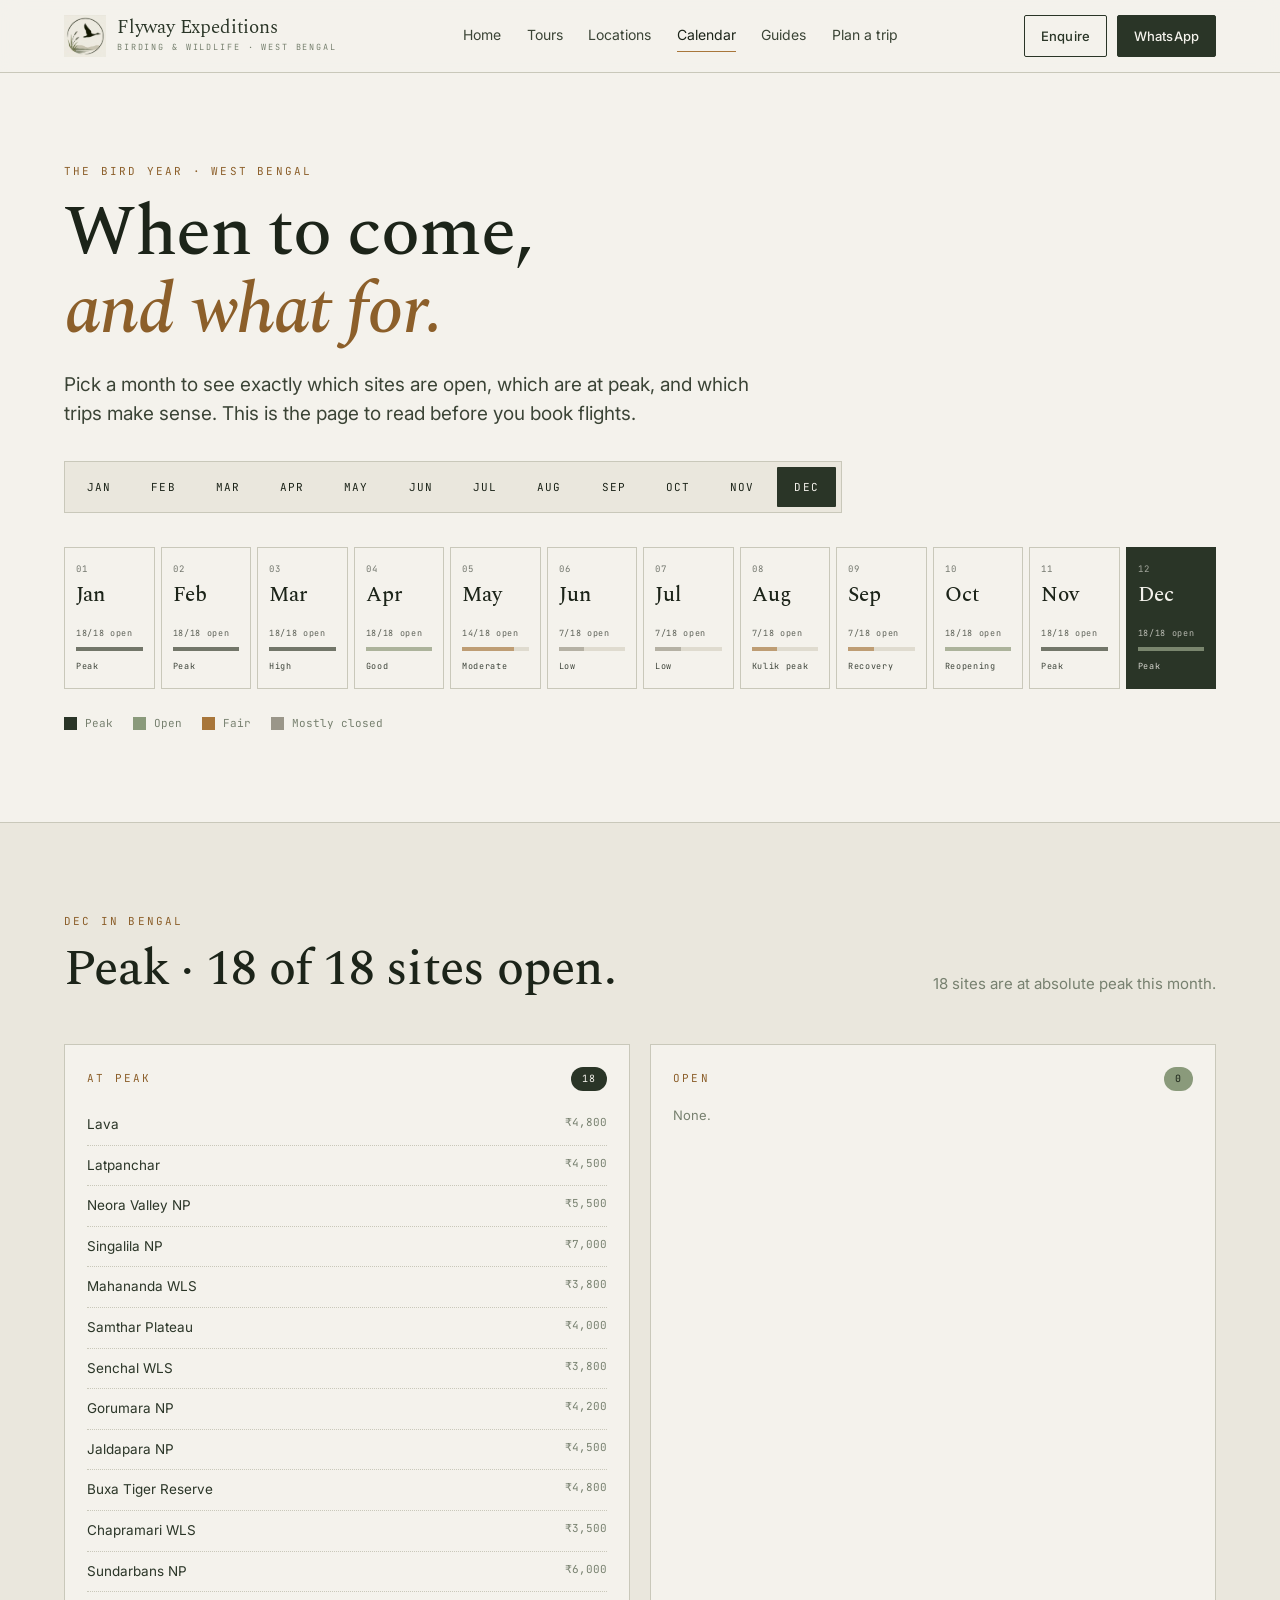
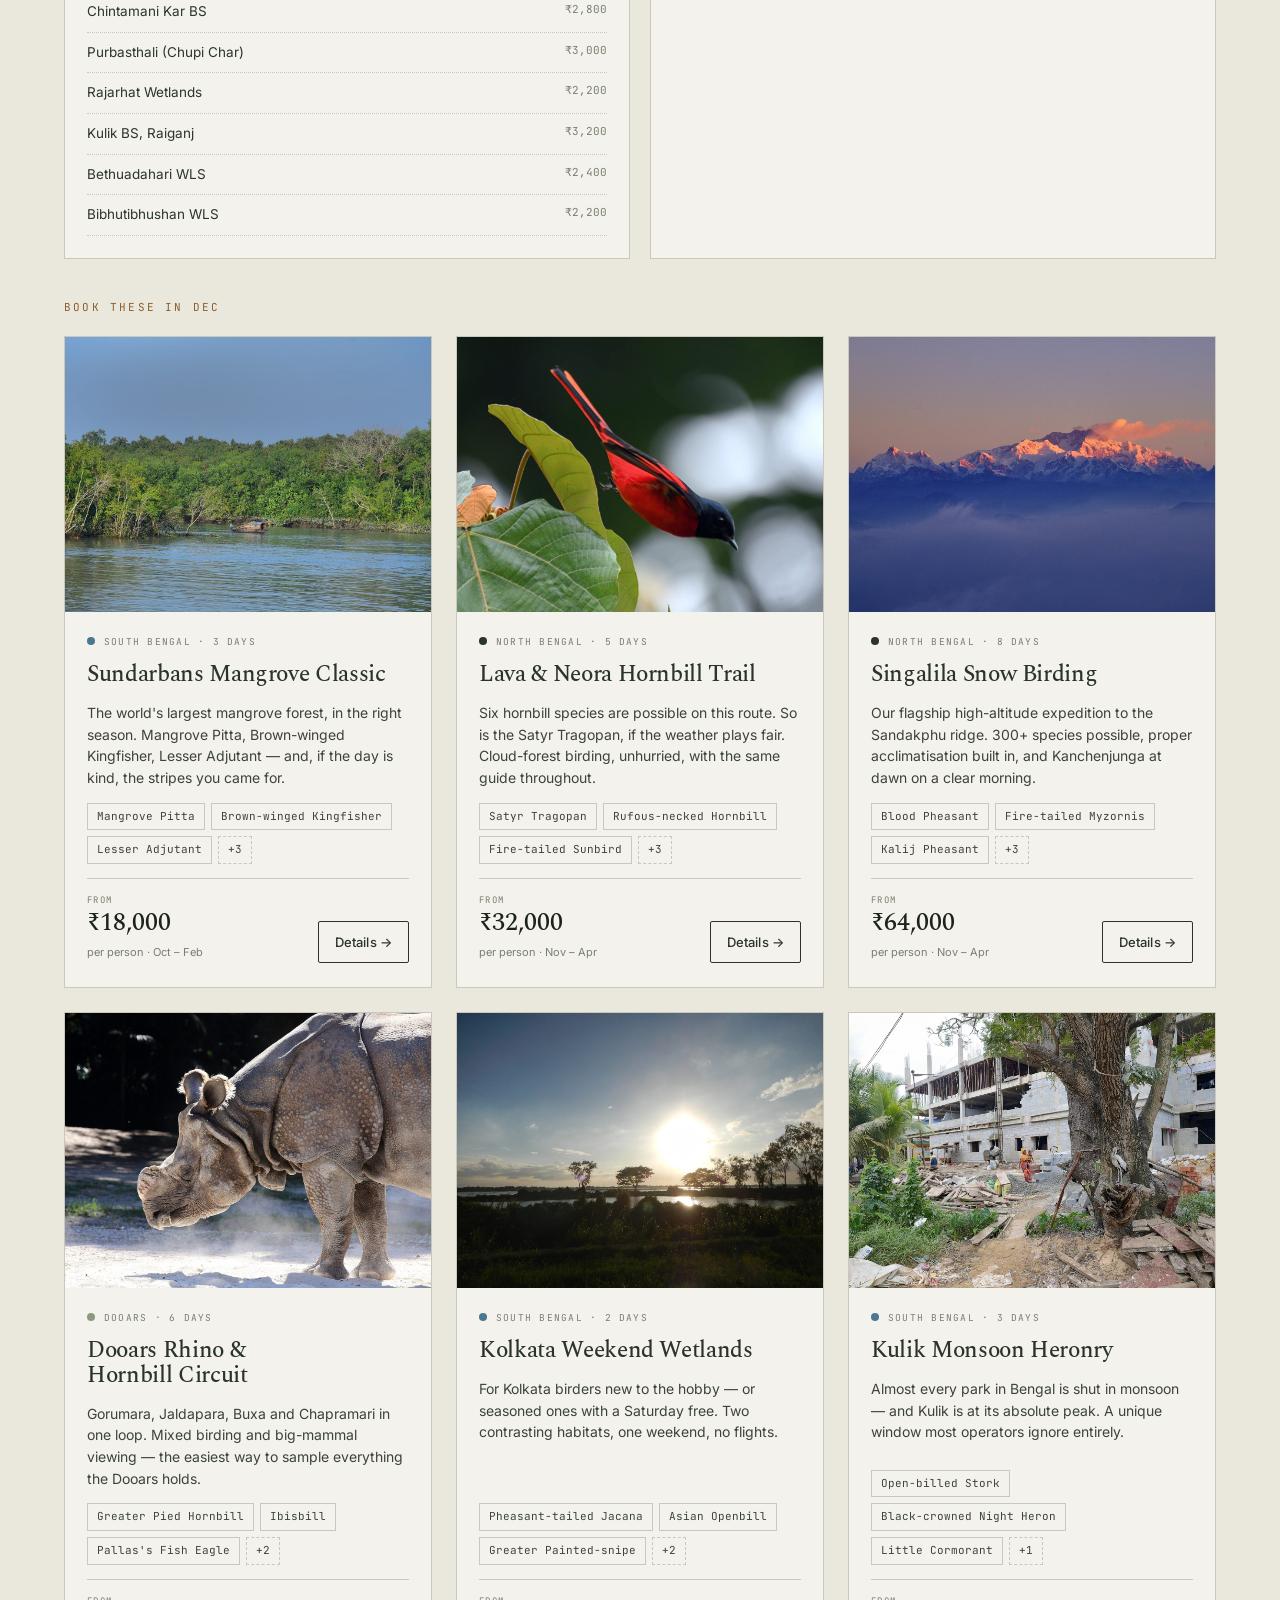
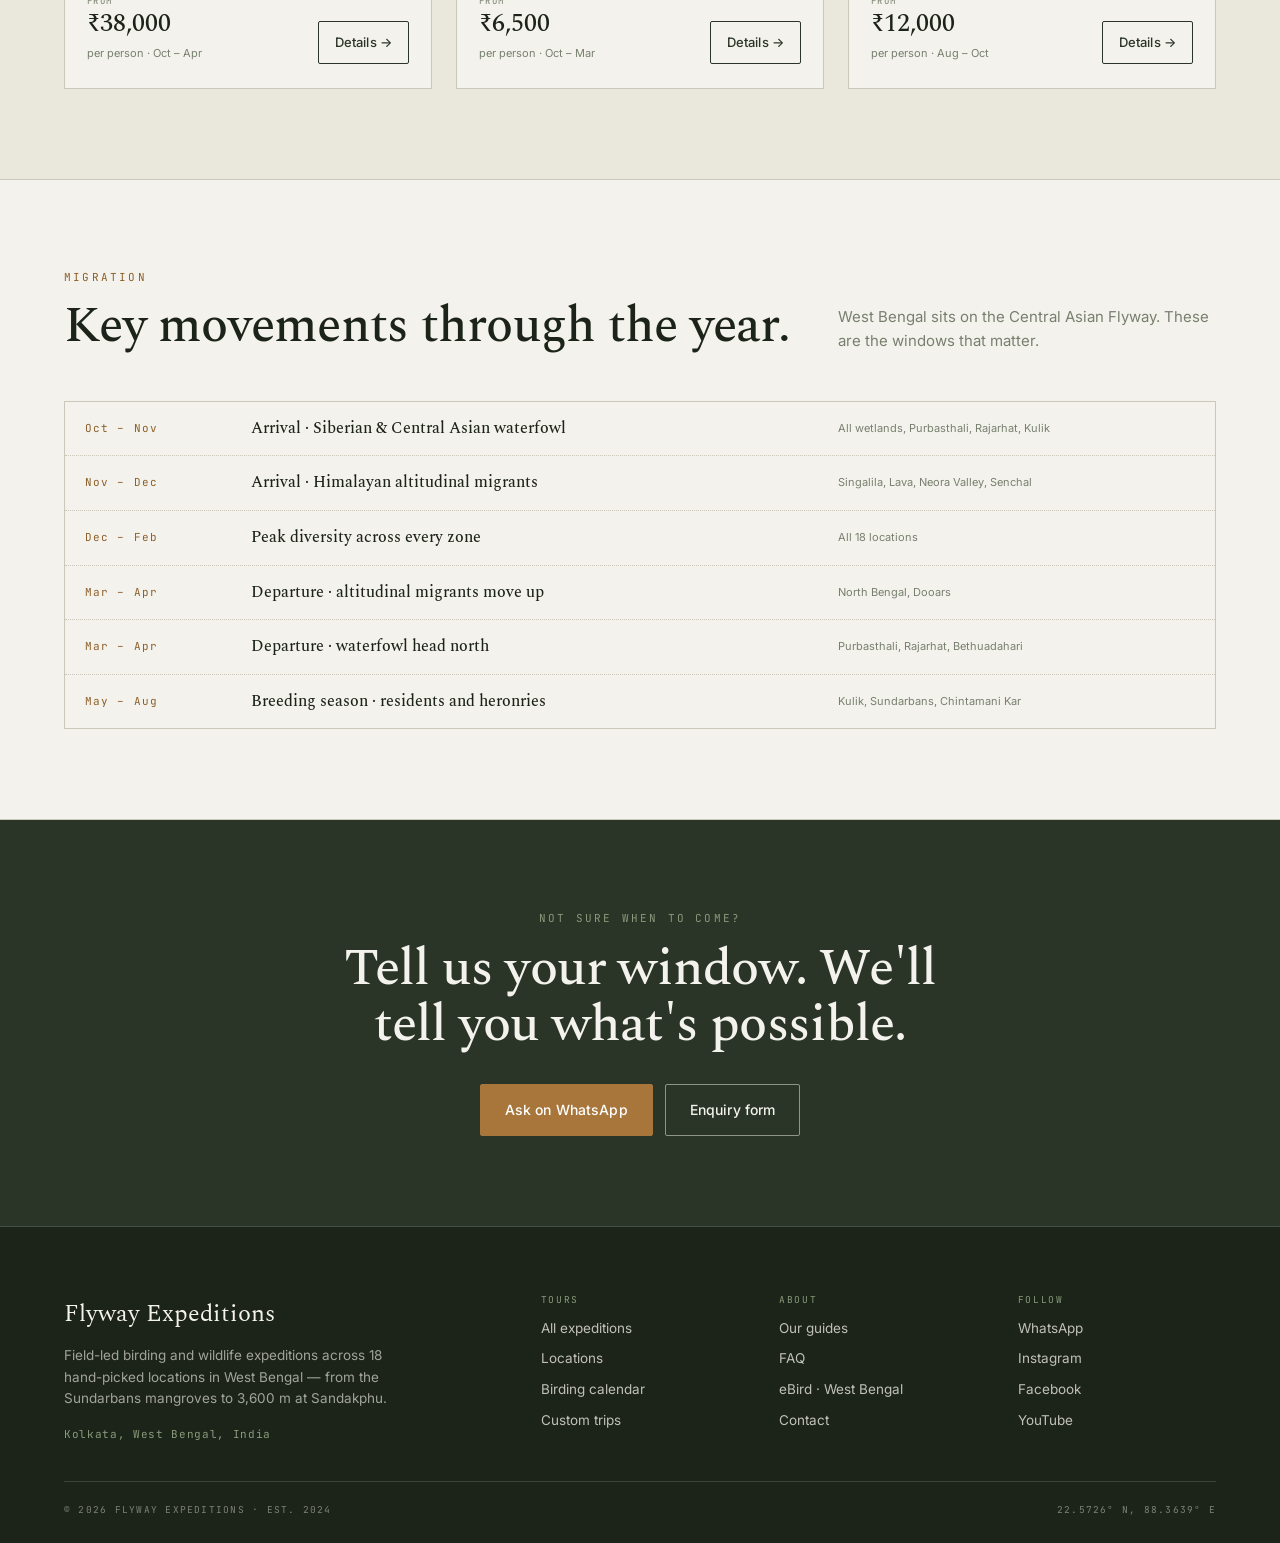
<file: calendar.html>
<!DOCTYPE html>
<html lang="en">
<head>
<meta charset="utf-8"/><meta name="viewport" content="width=device-width,initial-scale=1"/>
<title>Birding calendar — when to visit West Bengal | Flyway Expeditions</title>
<meta name="description" content="Month-by-month birding calendar for West Bengal. Which of our 18 sites are open, which are at peak, migration timing, and what to book when."/>
<link rel="icon" href="photos/brand/logo.png"/>
<link rel="preconnect" href="https://fonts.googleapis.com"/><link rel="preconnect" href="https://fonts.gstatic.com" crossorigin/>
<link href="https://fonts.googleapis.com/css2?family=Spectral:ital,wght@0,300;0,400;0,500;1,400;1,500&family=Inter:wght@400;500;600&family=JetBrains+Mono:wght@400;500&display=swap" rel="stylesheet"/>
<link rel="stylesheet" href="assets/css/site.css"/>
<script src="assets/js/data.js"></script><script src="assets/js/media.js"></script>
</head>
<body>
<div id="site-header"></div>

<section class="sect">
  <div class="wrap">
    <span class="eyebrow">The bird year · West Bengal</span>
    <h1 style="font-size:clamp(38px,6vw,72px);margin-top:14px;max-width:19ch">When to come, <em style="font-style:italic;color:var(--ochre-2)">and what for.</em></h1>
    <p class="lede" style="margin-top:20px">Pick a month to see exactly which sites are open, which are at peak, and which trips make sense. This is the page to read before you book flights.</p>
    <div class="filters" style="margin-top:32px" id="mFilters"></div>
    <div style="margin-top:34px" id="calSlot"></div>
  </div>
</section>

<section class="sect sect--tint">
  <div class="wrap" id="monthPane"></div>
</section>

<section class="sect">
  <div class="wrap">
    <div class="sect-head"><div><span class="eyebrow">Migration</span><h2>Key movements through the year.</h2></div>
    <p>West Bengal sits on the Central Asian Flyway. These are the windows that matter.</p></div>
    <div class="rows" id="migRows"></div>
  </div>
</section>

<section class="sect sect--dark center">
  <div class="wrap">
    <span class="eyebrow eyebrow--light">Not sure when to come?</span>
    <h2 style="font-size:clamp(30px,4.6vw,52px);margin-top:14px;max-width:22ch;margin-inline:auto">Tell us your window. We'll tell you what's possible.</h2>
    <div style="display:flex;justify-content:center;gap:12px;margin-top:30px;flex-wrap:wrap">
      <a class="btn btn--ochre btn--wa" data-wa="Hi Flyway — I can travel in [month]. What's good then?" href="#">Ask on WhatsApp</a>
      <a class="btn btn--onDark" href="contact.html">Enquiry form</a>
    </div>
  </div>
</section>

<div id="site-footer"></div>
<script src="assets/js/site.js"></script>
<script>
(function(){
  var FW=window.FW,U=window.FWUI,cur=new Date().getMonth();
  var MIG=[
    ['Oct – Nov','Arrival · Siberian & Central Asian waterfowl','All wetlands, Purbasthali, Rajarhat, Kulik'],
    ['Nov – Dec','Arrival · Himalayan altitudinal migrants','Singalila, Lava, Neora Valley, Senchal'],
    ['Dec – Feb','Peak diversity across every zone','All 18 locations'],
    ['Mar – Apr','Departure · altitudinal migrants move up','North Bengal, Dooars'],
    ['Mar – Apr','Departure · waterfowl head north','Purbasthali, Rajarhat, Bethuadahari'],
    ['May – Aug','Breeding season · residents and heronries','Kulik, Sundarbans, Chintamani Kar']
  ];
  document.getElementById('mFilters').innerHTML=FW.monthly.map(function(m,i){
    return '<button data-m="'+i+'" aria-pressed="'+(i===cur)+'">'+m.m+'</button>';}).join('');
  document.getElementById('migRows').innerHTML=MIG.map(function(r){
    return '<div class="row" style="grid-template-columns:minmax(110px,150px) minmax(200px,1.6fr) 1fr">'+
    '<span class="mono" style="font-size:11px;letter-spacing:.1em;color:var(--ochre-2)">'+r[0]+'</span>'+
    '<b>'+r[1]+'</b><small>'+r[2]+'</small></div>';}).join('');

  function paint(i){
    var mo=FW.monthly[i],m=i+1;
    var peak=FW.locations.filter(function(l){return U.statusOf(l,m)==='peak'});
    var open=FW.locations.filter(function(l){return U.statusOf(l,m)!=='closed'});
    var shut=FW.locations.filter(function(l){return U.statusOf(l,m)==='closed'});
    var tours=FW.tours.filter(function(t){
      return (t.sites||[]).some(function(s){
        var l=FW.locations.filter(function(x){return x.id===s})[0];
        return l&&U.statusOf(l,m)==='peak';});
    });
    document.getElementById('calSlot').innerHTML=U.calendar(i);
    document.getElementById('monthPane').innerHTML=
      '<div class="sect-head"><div><span class="eyebrow">'+U.MONTHS[i]+' in Bengal</span>'+
      '<h2>'+mo.status+' · '+open.length+' of 18 sites open.</h2></div>'+
      '<p>'+(peak.length?peak.length+' site'+(peak.length>1?'s are':' is')+' at absolute peak this month.':'No sites at peak — a quieter month for resident species.')+'</p></div>'+
      '<div class="grid" style="grid-template-columns:repeat(auto-fit,minmax(260px,1fr));gap:20px">'+
        block('At peak',peak,'peak')+block('Open',open.filter(function(l){return U.statusOf(l,m)!=='peak'}),'good')+
        (shut.length?block('Closed',shut,'closed'):'')+
      '</div>'+
      (tours.length?'<div style="margin-top:40px"><span class="eyebrow">Book these in '+U.MONTHS[i]+'</span>'+
      '<div class="grid grid--3" style="margin-top:20px">'+tours.map(U.tourCard).join('')+'</div></div>':'');
    U.hydrate();
  }
  function block(title,list,tone){
    return '<div style="border:1px solid var(--rule);background:var(--paper);padding:22px">'+
      '<div style="display:flex;justify-content:space-between;align-items:center"><span class="eyebrow">'+title+'</span>'+
      '<span class="pill pill--'+tone+'">'+list.length+'</span></div>'+
      '<div style="display:flex;flex-direction:column;gap:0;margin-top:14px">'+
      (list.length?list.map(function(l){
        return '<a href="location.html?id='+l.id+'" style="display:flex;justify-content:space-between;gap:12px;padding:9px 0;border-bottom:1px dotted var(--rule);font-size:13.5px">'+
        '<span>'+U.esc(l.name)+'</span><span class="mono" style="font-size:11px;color:var(--muted)">'+
        (tone==='closed'?'—':U.inr(l.price))+'</span></a>';}).join(''):
        '<p style="font-size:13px;color:var(--muted)">None.</p>')+'</div></div>';
  }
  document.getElementById('mFilters').addEventListener('click',function(e){
    var b=e.target.closest('button[data-m]');if(!b)return;
    cur=+b.getAttribute('data-m');
    this.querySelectorAll('button').forEach(function(x){x.setAttribute('aria-pressed',x===b)});
    paint(cur);
  });
  paint(cur);
})();
</script>
</body>
</html>
</file>
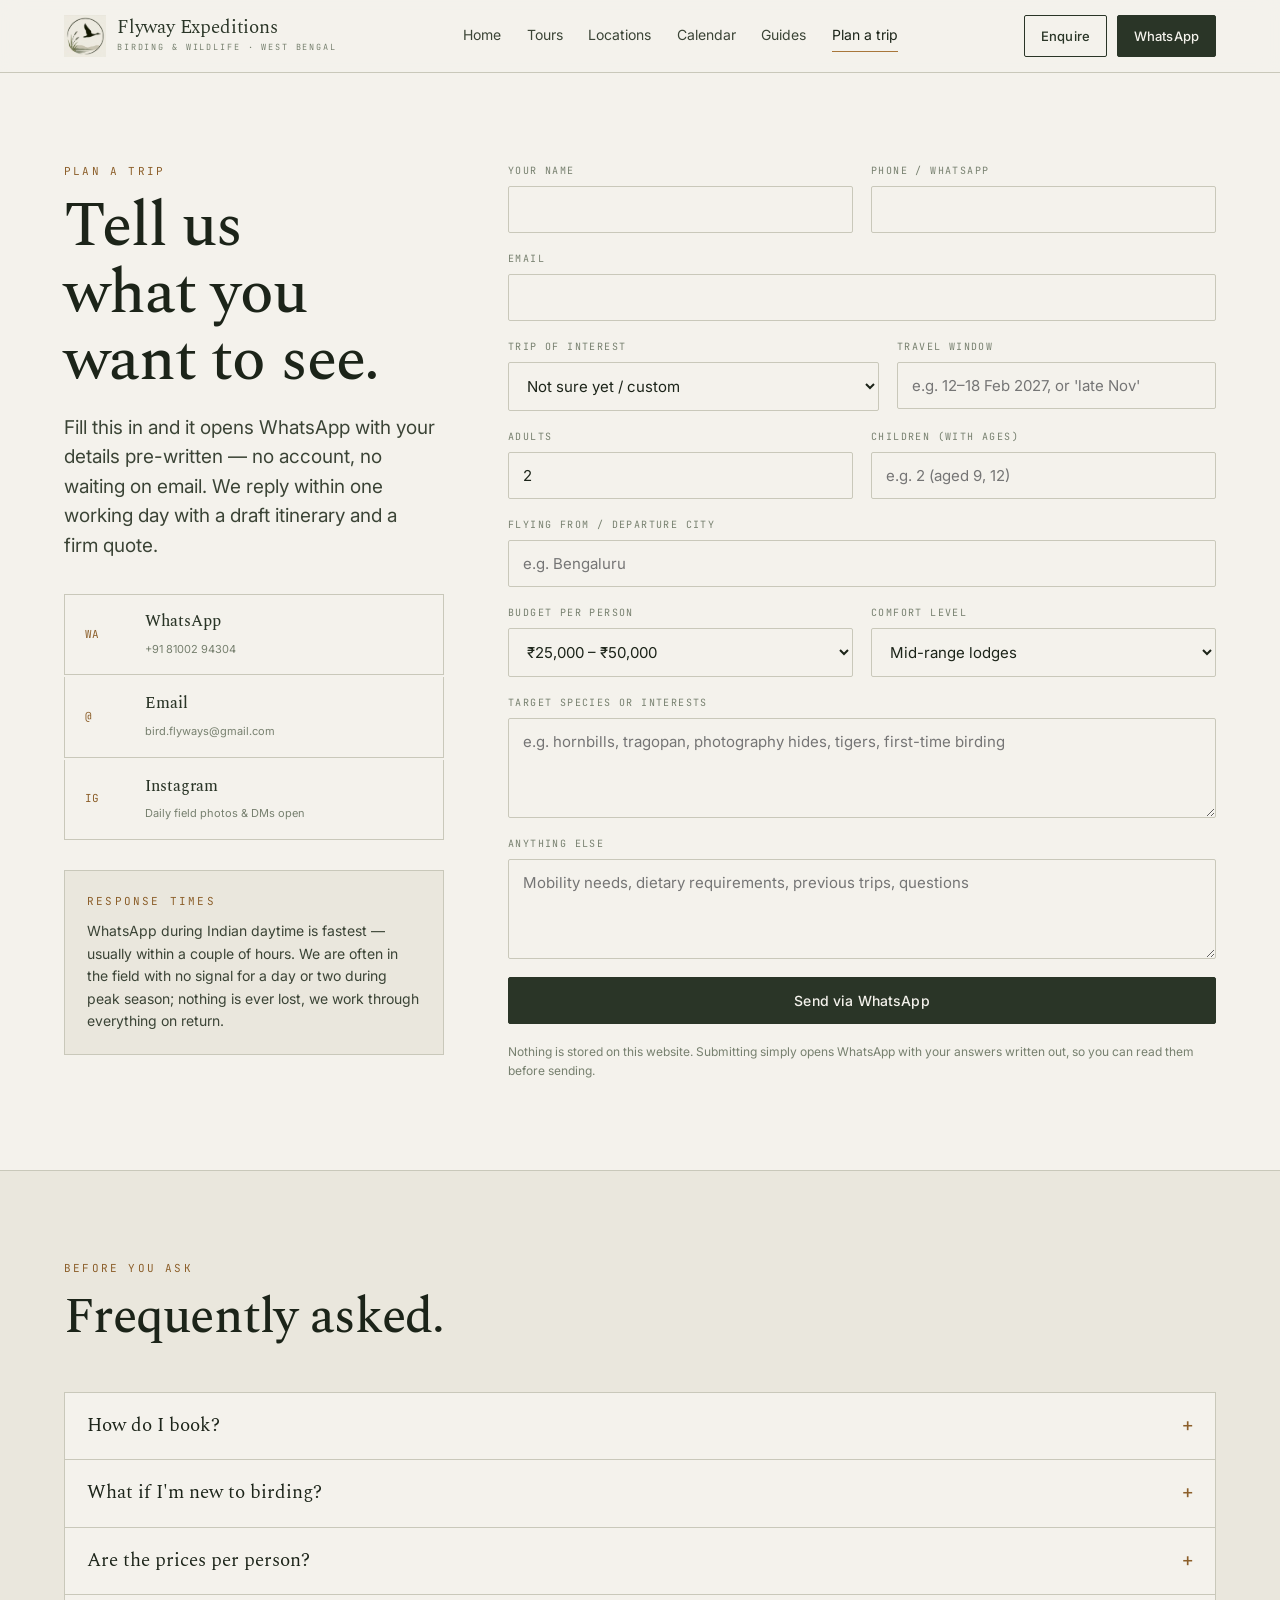
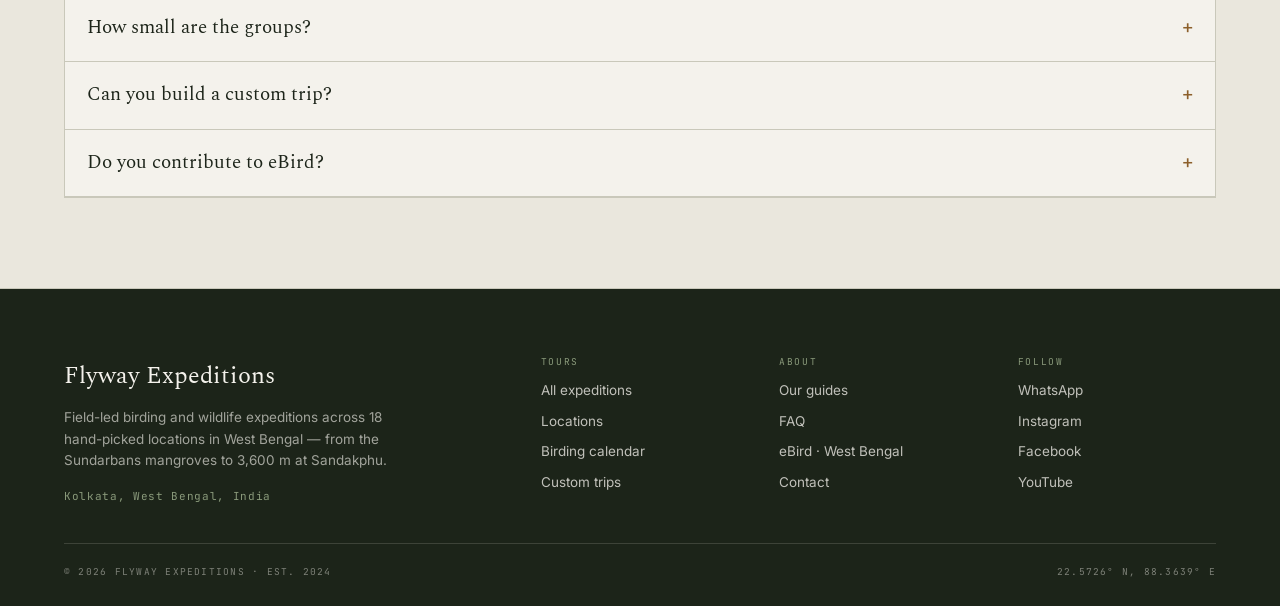
<file: contact.html>
<!DOCTYPE html>
<html lang="en">
<head>
<meta charset="utf-8"/><meta name="viewport" content="width=device-width,initial-scale=1"/>
<title>Plan a trip — Flyway Expeditions</title>
<meta name="description" content="Plan a birding or wildlife trip in West Bengal. Send your dates, group size and target species — we reply within one working day with a draft itinerary and firm quote."/>
<link rel="icon" href="photos/brand/logo.png"/>
<link rel="preconnect" href="https://fonts.googleapis.com"/><link rel="preconnect" href="https://fonts.gstatic.com" crossorigin/>
<link href="https://fonts.googleapis.com/css2?family=Spectral:ital,wght@0,300;0,400;0,500;1,400;1,500&family=Inter:wght@400;500;600&family=JetBrains+Mono:wght@400;500&display=swap" rel="stylesheet"/>
<link rel="stylesheet" href="assets/css/site.css"/>
<script src="assets/js/data.js"></script><script src="assets/js/media.js"></script>
</head>
<body>
<div id="site-header"></div>

<section class="sect">
  <div class="wrap split">
    <div>
      <span class="eyebrow">Plan a trip</span>
      <h1 style="font-size:clamp(34px,5.4vw,62px);margin-top:14px">Tell us what you want to see.</h1>
      <p class="lede" style="margin-top:18px">Fill this in and it opens WhatsApp with your details pre-written — no account, no waiting on email. We reply within one working day with a draft itinerary and a firm quote.</p>

      <div style="margin-top:34px;display:flex;flex-direction:column;gap:2px">
        <a class="row" style="grid-template-columns:44px 1fr;border:1px solid var(--rule);background:var(--paper)" data-wa="Hi Flyway — I'd like to plan a birding trip." href="#">
          <span class="mono" style="font-size:11px;color:var(--ochre-2)">WA</span>
          <span><b>WhatsApp</b><small data-brand="phoneDisplay"></small></span></a>
        <a class="row" style="grid-template-columns:44px 1fr;border:1px solid var(--rule);border-top:0;background:var(--paper)" data-mailto href="#">
          <span class="mono" style="font-size:11px;color:var(--ochre-2)">@</span>
          <span><b>Email</b><small data-brand="email"></small></span></a>
        <a class="row" style="grid-template-columns:44px 1fr;border:1px solid var(--rule);border-top:0;background:var(--paper)" id="igLink" target="_blank" rel="noopener">
          <span class="mono" style="font-size:11px;color:var(--ochre-2)">IG</span>
          <span><b>Instagram</b><small>Daily field photos &amp; DMs open</small></span></a>
      </div>

      <div style="margin-top:30px;padding:22px;background:var(--paper-2);border:1px solid var(--rule)">
        <span class="eyebrow">Response times</span>
        <p style="font-size:14px;color:var(--ink-2);margin-top:10px;line-height:1.6">WhatsApp during Indian daytime is fastest — usually within a couple of hours. We are often in the field with no signal for a day or two during peak season; nothing is ever lost, we work through everything on return.</p>
      </div>
    </div>

    <form class="form" data-enquiry>
      <div class="f2">
        <div class="f"><label for="n">Your name</label><input id="n" name="Name" required autocomplete="name"/></div>
        <div class="f"><label for="p">Phone / WhatsApp</label><input id="p" name="Phone" type="tel" required autocomplete="tel"/></div>
      </div>
      <div class="f"><label for="e">Email</label><input id="e" name="Email" type="email" autocomplete="email"/></div>
      <div class="f2">
        <div class="f"><label for="tr">Trip of interest</label>
          <select id="tr" name="Trip"><option value="">Not sure yet / custom</option></select></div>
        <div class="f"><label for="dt">Travel window</label><input id="dt" name="Dates" placeholder="e.g. 12–18 Feb 2027, or 'late Nov'" required/></div>
      </div>
      <div class="f2">
        <div class="f"><label for="ad">Adults</label><input id="ad" name="Adults" type="number" min="1" value="2"/></div>
        <div class="f"><label for="ch">Children (with ages)</label><input id="ch" name="Children" placeholder="e.g. 2 (aged 9, 12)"/></div>
      </div>
      <div class="f"><label for="fr">Flying from / departure city</label><input id="fr" name="Departing from" placeholder="e.g. Bengaluru"/></div>
      <div class="f2">
        <div class="f"><label for="bd">Budget per person</label>
          <select id="bd" name="Budget">
            <option>Under ₹25,000</option><option selected>₹25,000 – ₹50,000</option>
            <option>₹50,000 – ₹1,00,000</option><option>₹1,00,000+</option><option>Prefer to discuss</option>
          </select></div>
        <div class="f"><label for="cf">Comfort level</label>
          <select id="cf" name="Comfort">
            <option>Basic / homestay is fine</option><option selected>Mid-range lodges</option>
            <option>Premium where available</option>
          </select></div>
      </div>
      <div class="f"><label for="sp">Target species or interests</label>
        <textarea id="sp" name="Interests" placeholder="e.g. hornbills, tragopan, photography hides, tigers, first-time birding"></textarea></div>
      <div class="f"><label for="nt">Anything else</label>
        <textarea id="nt" name="Notes" placeholder="Mobility needs, dietary requirements, previous trips, questions"></textarea></div>
      <button class="btn btn--wa" type="submit" style="justify-content:center">Send via WhatsApp</button>
      <p data-sent hidden style="font-size:13px;color:var(--ochre-2);font-family:var(--mono);letter-spacing:.04em"></p>
      <p style="font-size:12px;color:var(--muted)">Nothing is stored on this website. Submitting simply opens WhatsApp with your answers written out, so you can read them before sending.</p>
    </form>
  </div>
</section>

<section class="sect sect--tint" id="faq">
  <div class="wrap">
    <div class="sect-head"><div><span class="eyebrow">Before you ask</span><h2>Frequently asked.</h2></div></div>
    <div id="faqSlot"></div>
  </div>
</section>

<div id="site-footer"></div>
<script src="assets/js/site.js"></script>
<script>
(function(){
  var FW=window.FW,U=window.FWUI;
  document.getElementById('faqSlot').innerHTML=U.faqList();
  document.getElementById('igLink').href='https://instagram.com/'+FW.brand.instagram;
  var sel=document.getElementById('tr'),pre=U.qs('tour');
  FW.tours.forEach(function(t){
    var o=document.createElement('option');
    o.value=t.title;o.textContent=t.title+' · '+t.days+'d · '+U.inr(t.price);
    if(t.slug===pre)o.selected=true;
    sel.appendChild(o);
  });
})();
</script>
</body>
</html>
</file>
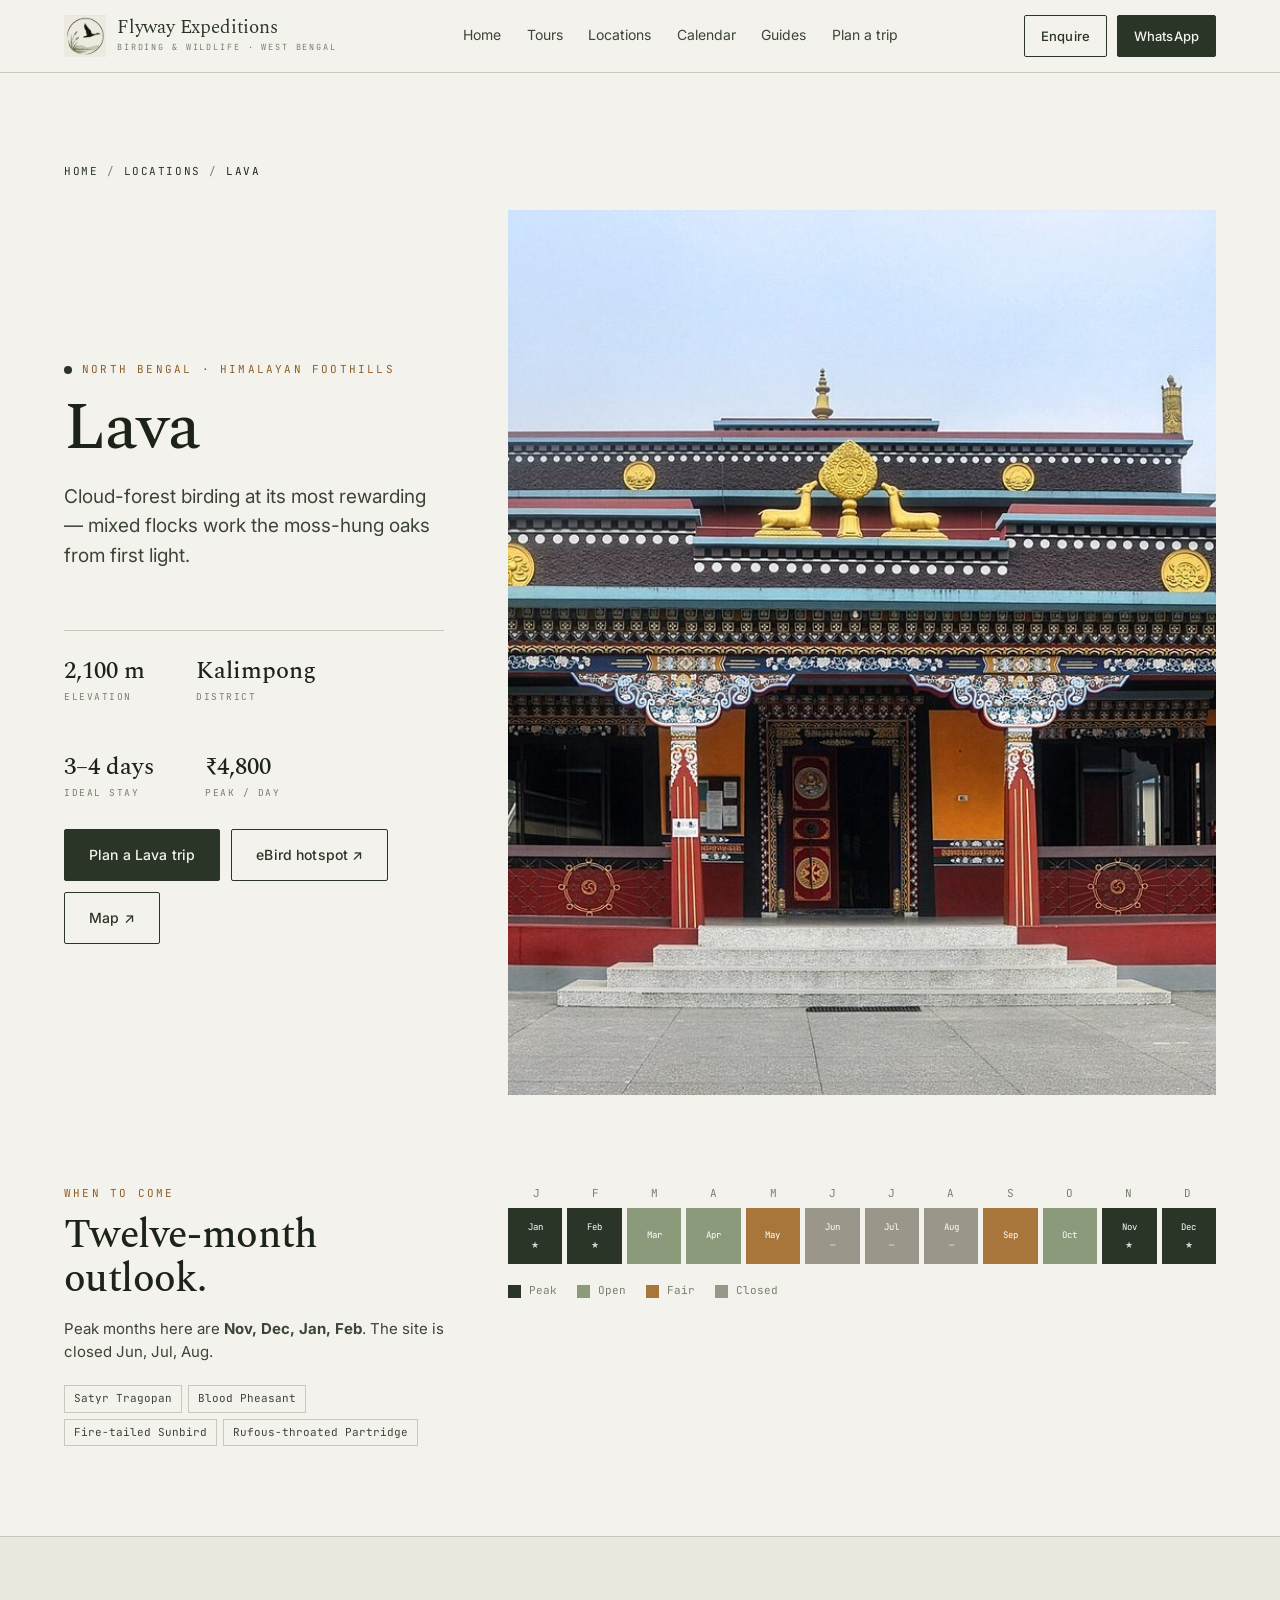
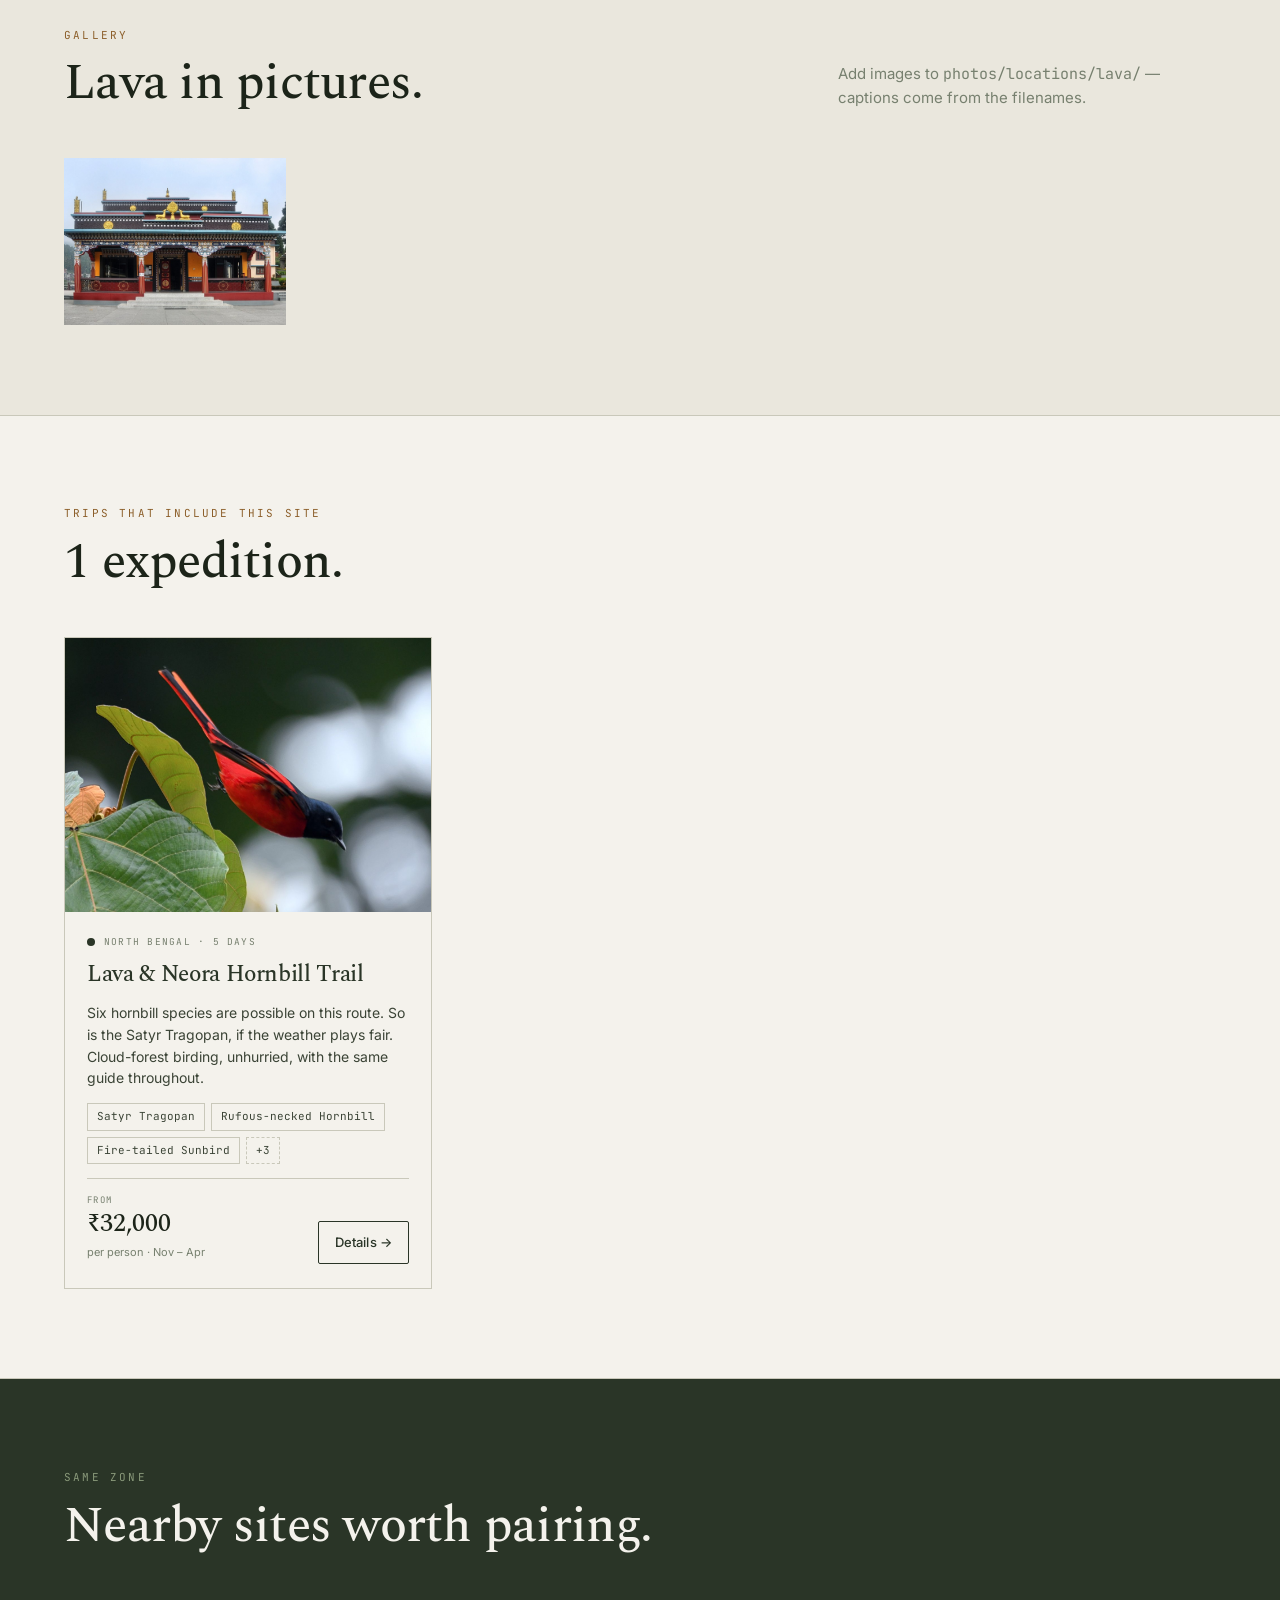
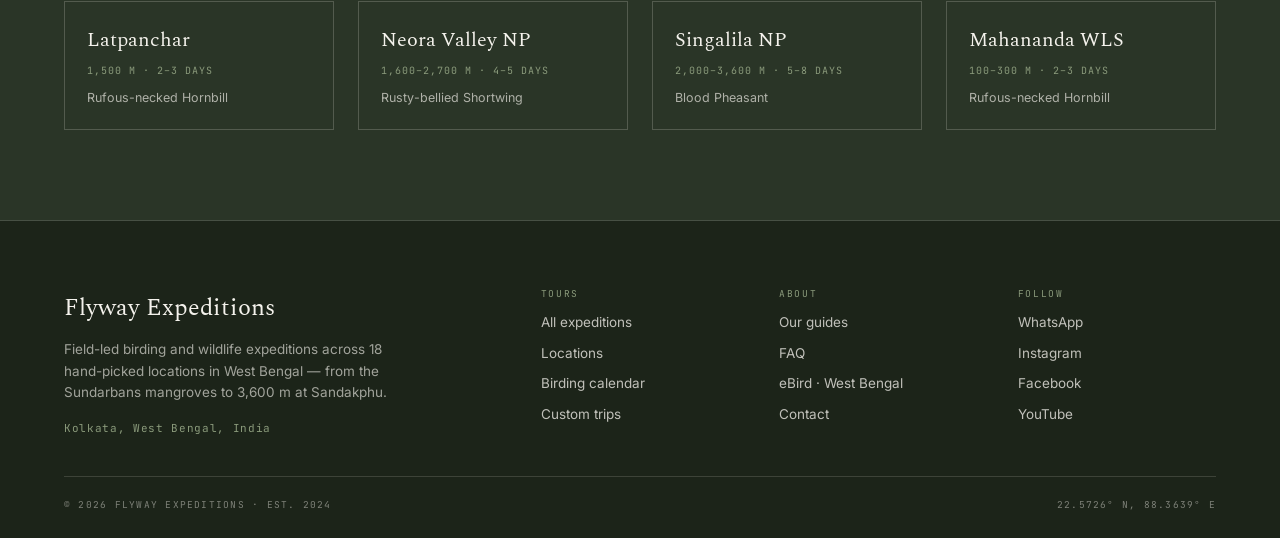
<file: location.html>
<!DOCTYPE html>
<html lang="en">
<head>
<meta charset="utf-8"/><meta name="viewport" content="width=device-width,initial-scale=1"/>
<title id="ttl">Location — Flyway Expeditions</title>
<meta name="description" id="desc" content="Birding location details, seasonal timing, flagship species and rates."/>
<link rel="icon" href="photos/brand/logo.png"/>
<link rel="preconnect" href="https://fonts.googleapis.com"/><link rel="preconnect" href="https://fonts.gstatic.com" crossorigin/>
<link href="https://fonts.googleapis.com/css2?family=Spectral:ital,wght@0,300;0,400;0,500;1,400;1,500&family=Inter:wght@400;500;600&family=JetBrains+Mono:wght@400;500&display=swap" rel="stylesheet"/>
<link rel="stylesheet" href="assets/css/site.css"/>
<script src="assets/js/data.js"></script><script src="assets/js/media.js"></script>
</head>
<body>
<div id="site-header"></div>
<main id="main"></main>
<div id="site-footer"></div>
<script src="assets/js/site.js"></script>
<script>
(function(){
  var FW=window.FW,U=window.FWUI;
  var id=U.qs('id'),l=FW.locations.filter(function(x){return x.id===id})[0]||FW.locations[0];
  var z=FW.zones[l.zone];
  document.getElementById('ttl').textContent=l.name+' birding — Flyway Expeditions';
  document.getElementById('desc').setAttribute('content','Birding at '+l.name+', '+l.district+' district, West Bengal. '+l.note);

  var related=FW.tours.filter(function(t){return (t.sites||[]).indexOf(l.id)>-1});
  var waMsg="Hi Flyway — I'd like to bird at "+l.name+". My dates are: ";
  var peakNames=(l.peak||[]).map(function(m){return U.MONTHS[m-1]}).join(', ');

  var head=
  '<section class="sect" style="border-bottom:0;padding-bottom:0"><div class="wrap">'+
    '<div class="mono" style="font-size:11px;letter-spacing:.14em;text-transform:uppercase;color:var(--muted)">'+
    '<a href="index.html">Home</a> / <a href="locations.html">Locations</a> / <span style="color:var(--ink)">'+U.esc(l.name)+'</span></div>'+
    '<div class="split" style="margin-top:30px;align-items:center">'+
      '<div><div style="display:flex;align-items:center;gap:10px">'+
        '<i class="dot" style="background:'+z.color+'"></i><span class="eyebrow">'+U.esc(z.label)+' · '+U.esc(z.sub)+'</span></div>'+
        '<h1 style="font-size:clamp(34px,5.6vw,66px);margin-top:14px">'+U.esc(l.name)+'</h1>'+
        '<p class="lede" style="margin-top:18px">'+U.esc(l.note)+'</p>'+
        '<div class="stats" style="border-top:1px solid var(--rule)">'+
          U.stat(l.elev,'elevation')+U.stat(l.district,'district')+
          U.stat(l.stay,'ideal stay')+U.stat(U.inr(l.price),'peak / day')+
        '</div>'+
        '<div style="display:flex;gap:11px;margin-top:28px;flex-wrap:wrap">'+
          '<a class="btn btn--wa" data-wa="'+U.esc(waMsg)+'" href="#">Plan a '+U.esc(l.name)+' trip</a>'+
          '<a class="btn btn--ghost" href="'+U.ebirdLink(l)+'" target="_blank" rel="noopener">eBird hotspot ↗</a>'+
          '<a class="btn btn--ghost" href="'+U.mapLink(l)+'" target="_blank" rel="noopener">Map ↗</a>'+
        '</div></div>'+
      '<div data-photo="locations/'+l.id+'" data-note="Location photo" style="aspect-ratio:4/5"></div>'+
    '</div></div></section>';

  var timing=
  '<section class="sect"><div class="wrap split">'+
    '<div><span class="eyebrow">When to come</span>'+
      '<h2 style="font-size:clamp(26px,3.4vw,40px);margin-top:12px">Twelve-month outlook.</h2>'+
      '<p class="lede" style="margin-top:16px;font-size:15px">Peak months here are <strong>'+U.esc(peakNames||'—')+'</strong>. '+
      ((l.closed||[]).length?'The site is closed '+(l.closed||[]).map(function(m){return U.MONTHS[m-1]}).join(', ')+'.':'Open year-round, with quality varying by season.')+'</p>'+
      '<div class="tags" style="margin-top:22px">'+l.species.map(function(s){return '<span class="tag">'+U.esc(s)+'</span>'}).join('')+'</div>'+
    '</div>'+
    '<div><div class="mkeys" style="font-size:11px;margin-bottom:6px">'+U.MONTHS.map(function(m){return '<span>'+m.slice(0,1)+'</span>'}).join('')+'</div>'+
      '<div class="mrow" style="gap:5px">'+[1,2,3,4,5,6,7,8,9,10,11,12].map(function(m){
        var s=U.statusOf(l,m);
        return '<i style="height:56px;background:'+U.TONE[s]+';flex-direction:column;gap:3px;font-size:9px">'+
        '<span>'+U.MONTHS[m-1].slice(0,3)+'</span><span style="opacity:.8">'+(s==='peak'?'★':s==='closed'?'—':'')+'</span></i>';
      }).join('')+'</div>'+
      '<div class="legend" style="margin-top:18px">'+[['peak','Peak'],['good','Open'],['fair','Fair'],['closed','Closed']]
        .map(function(p){return '<div><i style="background:'+U.TONE[p[0]]+'"></i>'+p[1]+'</div>'}).join('')+'</div>'+
    '</div></div></section>';

  var gal=
  '<section class="sect sect--tint"><div class="wrap">'+
    '<div class="sect-head"><div><span class="eyebrow">Gallery</span><h2>'+U.esc(l.name)+' in pictures.</h2></div>'+
    '<p>Add images to <code class="mono">photos/locations/'+l.id+'/</code> — captions come from the filenames.</p></div>'+
    '<div class="gal" data-gallery="locations/'+l.id+'" data-note="Location photos" data-max="12"></div></div></section>';

  var rel=related.length?
  '<section class="sect"><div class="wrap"><div class="sect-head"><div>'+
    '<span class="eyebrow">Trips that include this site</span><h2>'+related.length+' expedition'+(related.length>1?'s':'')+'.</h2></div></div>'+
    '<div class="grid grid--3">'+related.map(U.tourCard).join('')+'</div></div></section>':
  '<section class="sect"><div class="wrap center"><span class="eyebrow">Custom only</span>'+
    '<h2 style="font-size:clamp(26px,3.6vw,42px);margin-top:12px;max-width:24ch;margin-inline:auto">'+
    'This site runs as a private custom trip.</h2>'+
    '<div style="display:flex;justify-content:center;gap:12px;margin-top:26px;flex-wrap:wrap">'+
    '<a class="btn btn--wa" data-wa="'+U.esc(waMsg)+'" href="#">Ask about '+U.esc(l.name)+'</a>'+
    '<a class="btn btn--ghost" href="contact.html">Enquiry form</a></div></div></section>';

  var near=
  '<section class="sect sect--dark"><div class="wrap"><div class="sect-head">'+
    '<div><span class="eyebrow eyebrow--light">Same zone</span><h2>Nearby sites worth pairing.</h2></div></div>'+
    '<div class="grid grid--4">'+FW.locations.filter(function(x){return x.zone===l.zone&&x.id!==l.id}).slice(0,4).map(function(x){
      return '<a href="location.html?id='+x.id+'" style="padding:22px;border:1px solid rgba(244,242,236,.2);display:block">'+
      '<div style="font-family:var(--display);font-size:20px;color:var(--paper)">'+U.esc(x.name)+'</div>'+
      '<div class="mono" style="font-size:10px;letter-spacing:.1em;color:var(--sage);margin-top:7px;text-transform:uppercase">'+U.esc(x.elev)+' · '+U.esc(x.stay)+'</div>'+
      '<div style="font-size:12.5px;color:rgba(244,242,236,.66);margin-top:10px;line-height:1.5">'+U.esc(x.species[0])+'</div></a>';
    }).join('')+'</div></div></section>';

  document.getElementById('main').innerHTML=head+timing+gal+rel+near;
  window.FWUI.mount();
})();
</script>
</body>
</html>
</file>
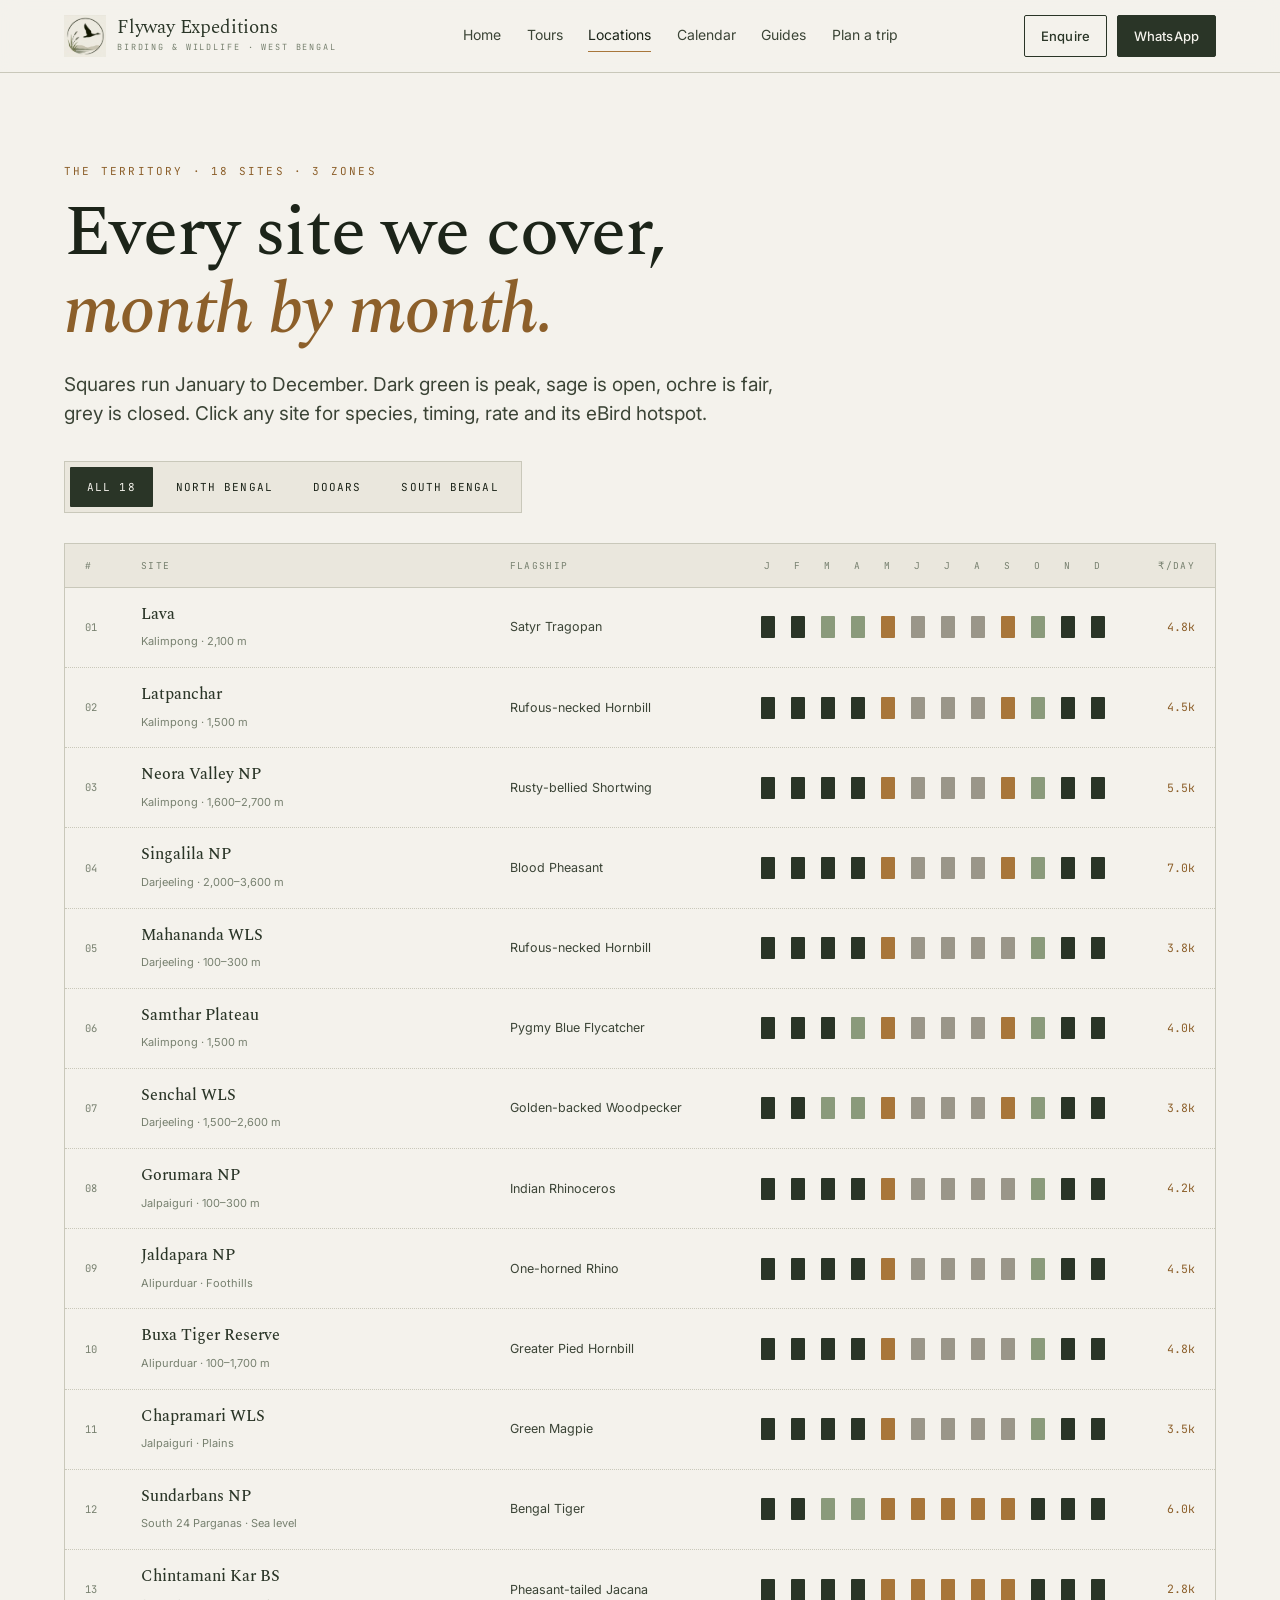
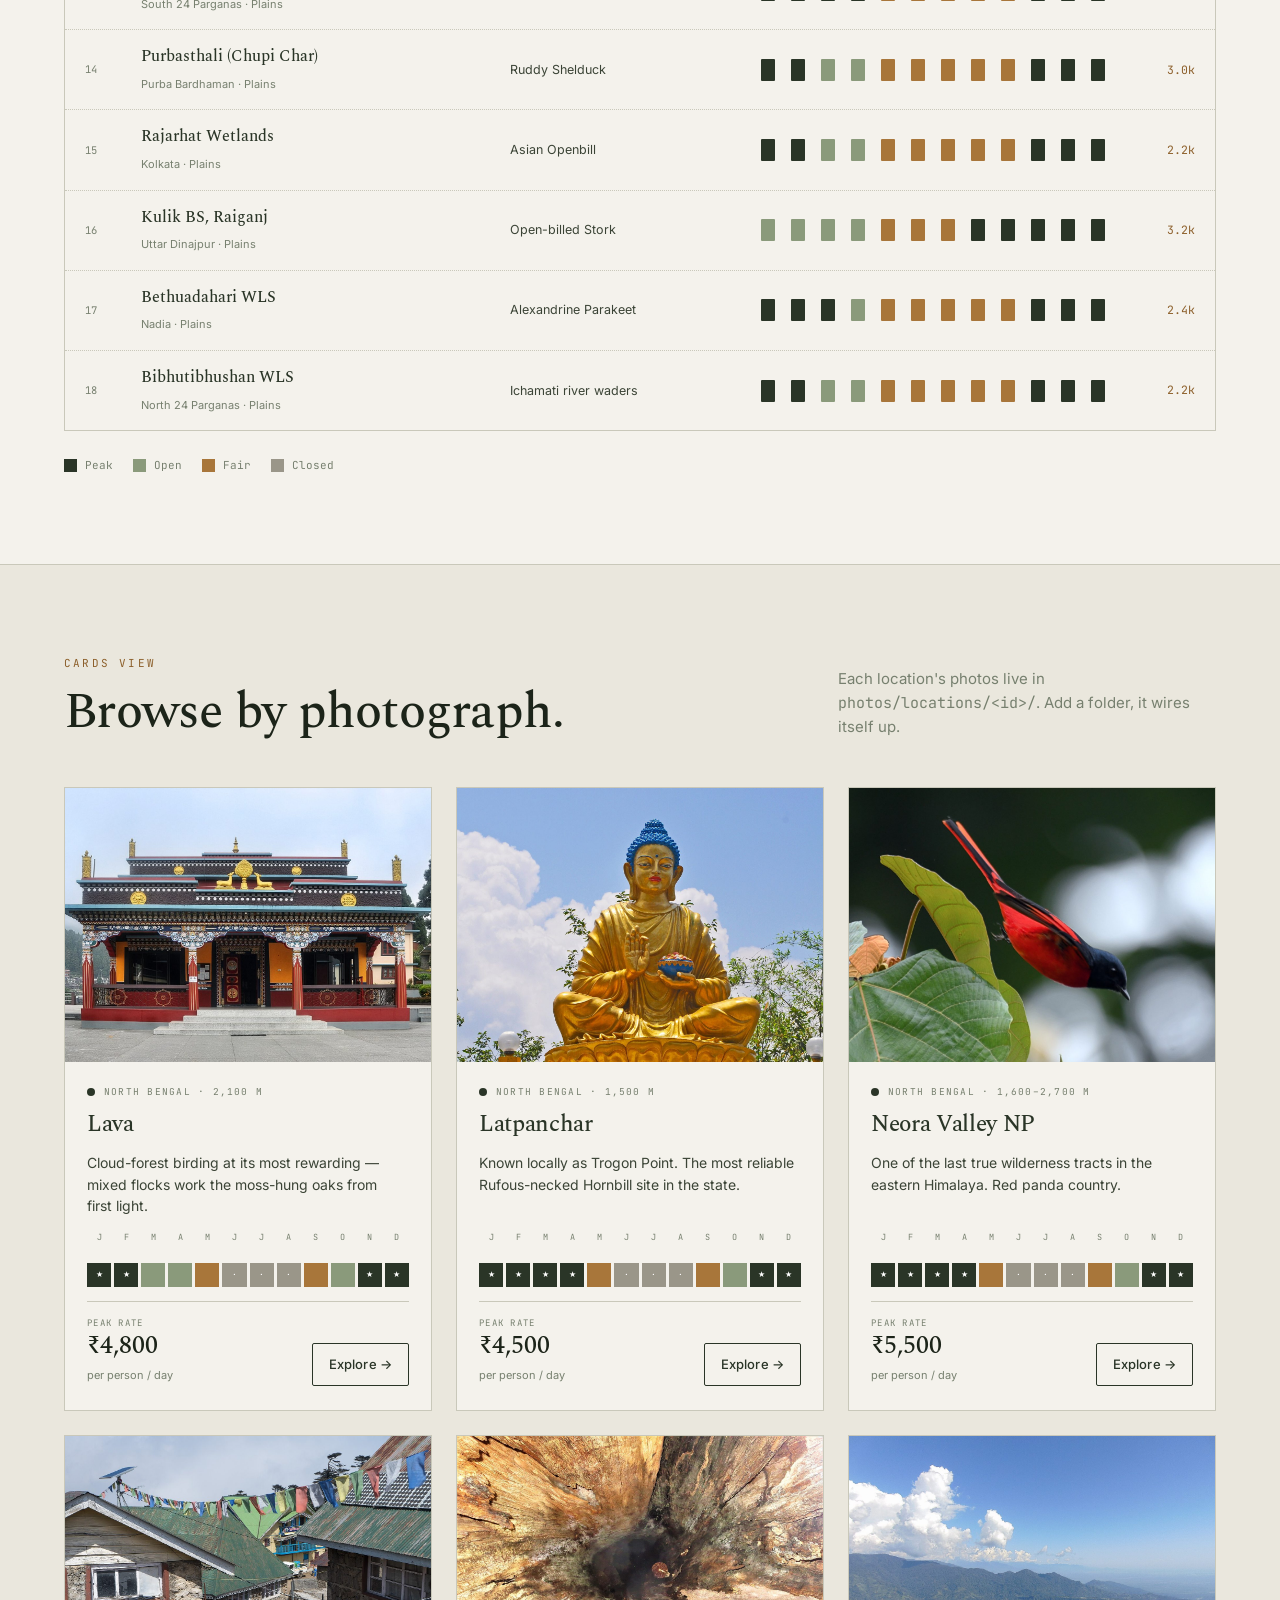
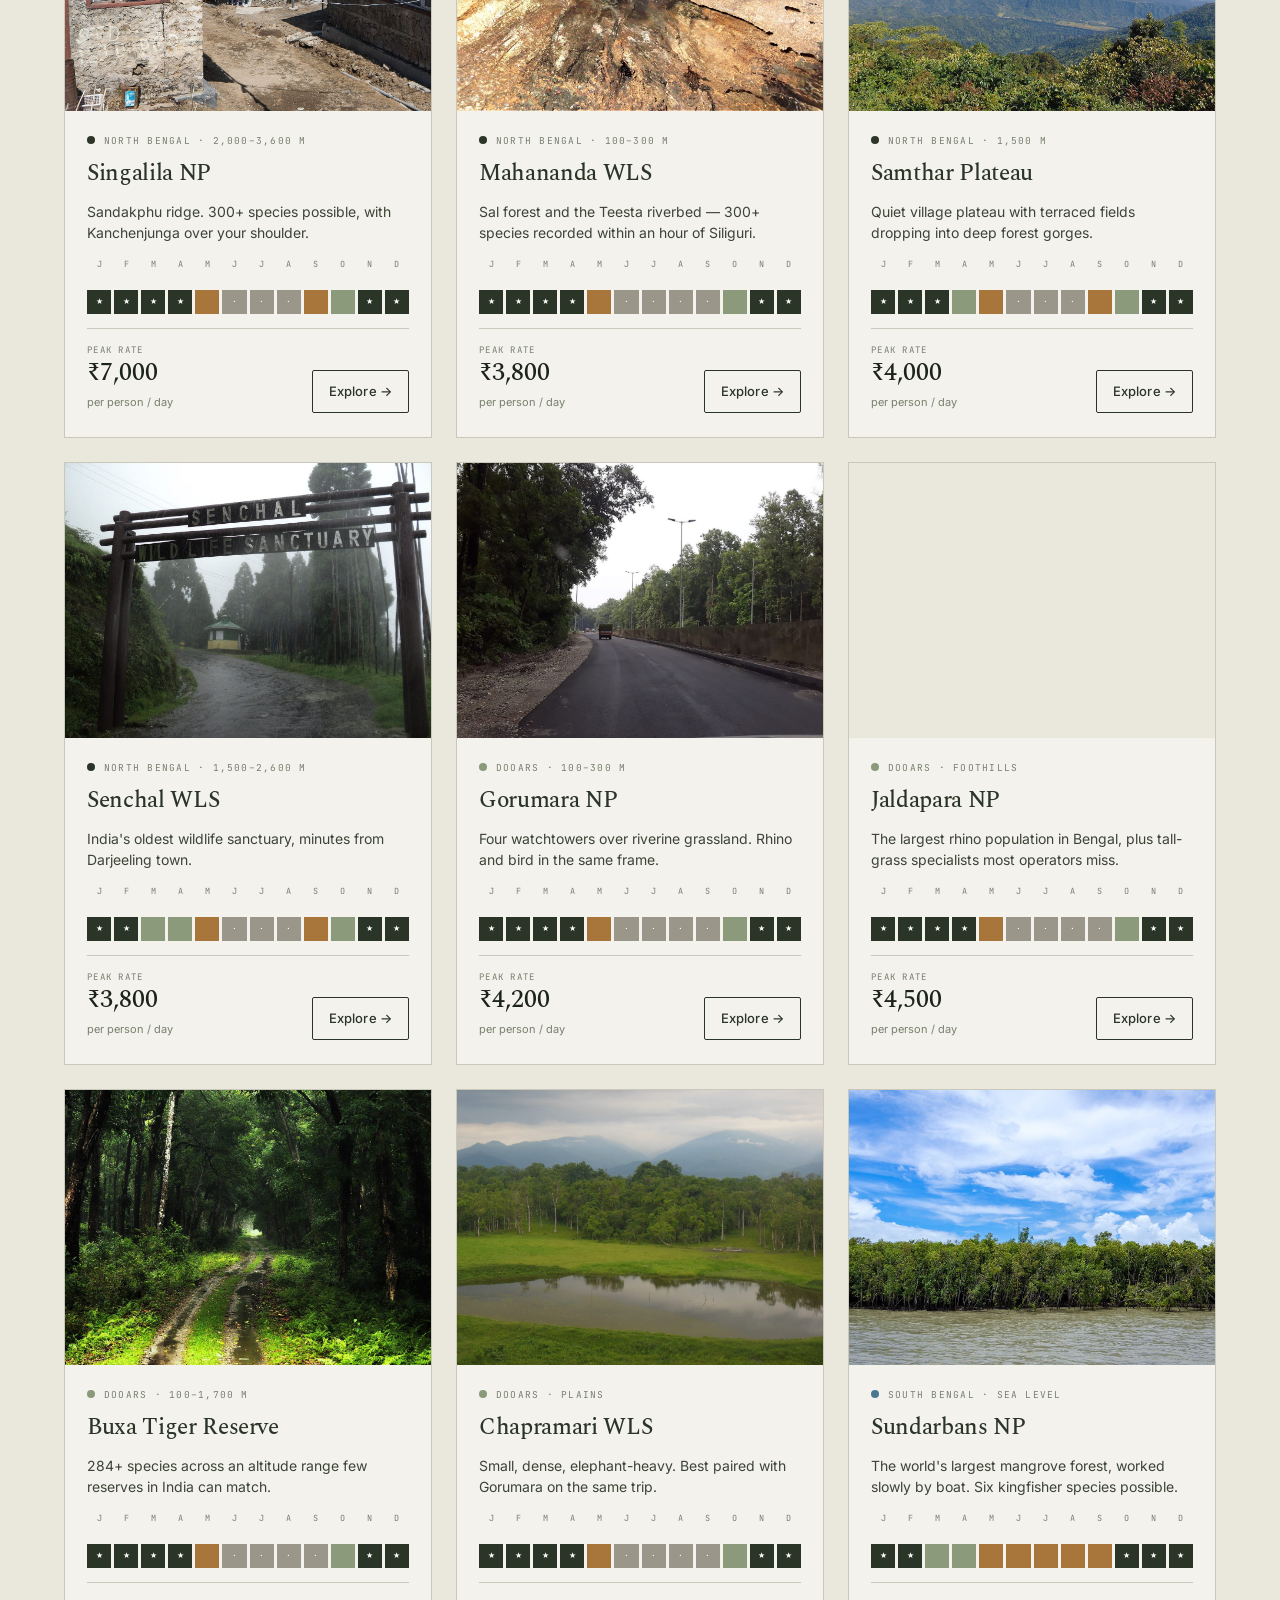
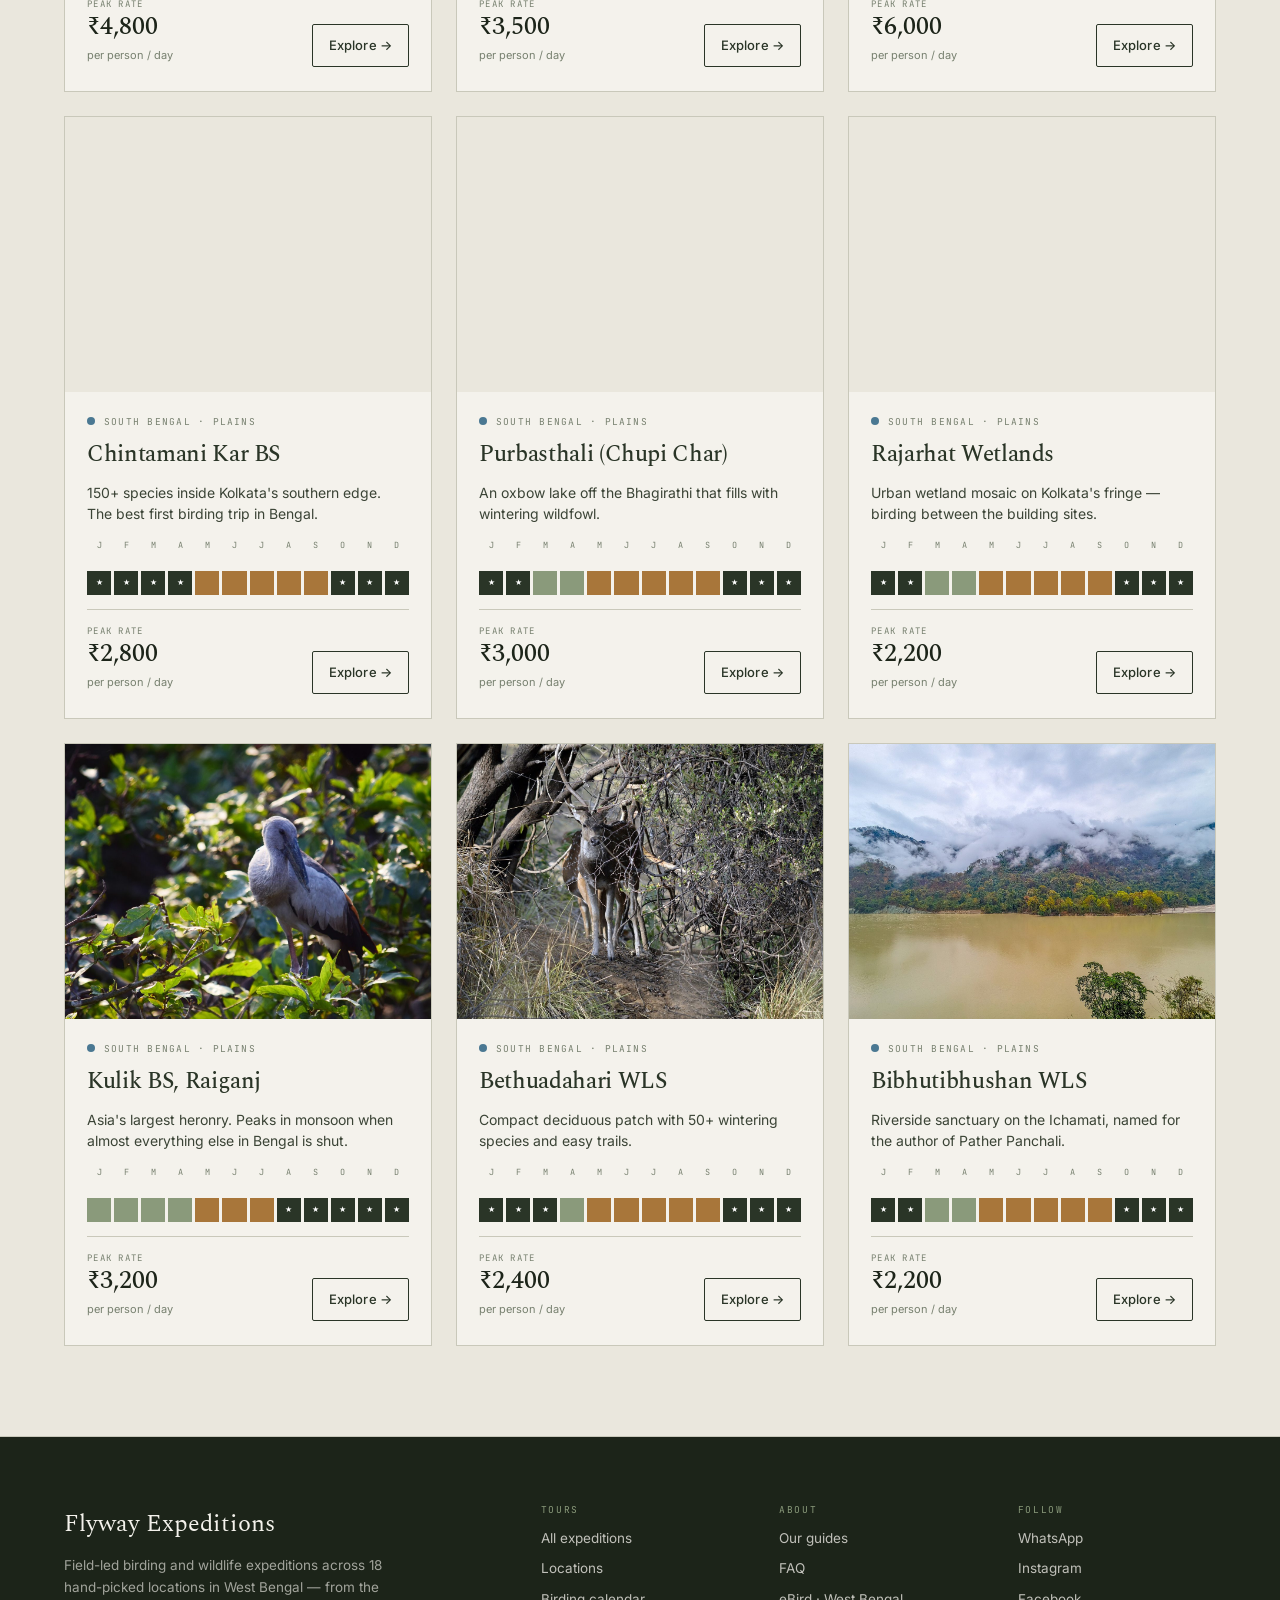
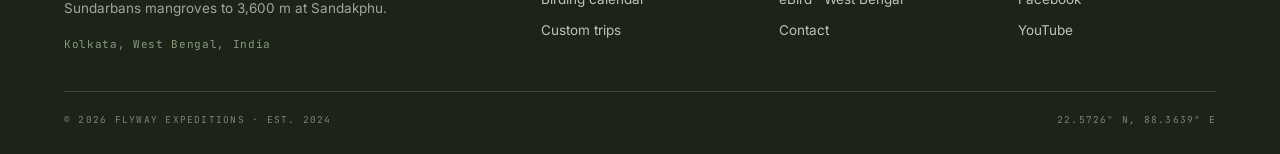
<file: locations.html>
<!DOCTYPE html>
<html lang="en">
<head>
<meta charset="utf-8"/><meta name="viewport" content="width=device-width,initial-scale=1"/>
<title>Locations — 18 birding sites in West Bengal | Flyway Expeditions</title>
<meta name="description" content="All 18 birding and wildlife locations we cover in West Bengal, with month-by-month status, flagship species, elevation and daily rates. Sundarbans, Singalila, Neora Valley, Buxa, Kulik and more."/>
<link rel="icon" href="photos/brand/logo.png"/>
<link rel="preconnect" href="https://fonts.googleapis.com"/><link rel="preconnect" href="https://fonts.gstatic.com" crossorigin/>
<link href="https://fonts.googleapis.com/css2?family=Spectral:ital,wght@0,300;0,400;0,500;1,400;1,500&family=Inter:wght@400;500;600&family=JetBrains+Mono:wght@400;500&display=swap" rel="stylesheet"/>
<link rel="stylesheet" href="assets/css/site.css"/>
<script src="assets/js/data.js"></script><script src="assets/js/media.js"></script>
</head>
<body>
<div id="site-header"></div>

<section class="sect">
  <div class="wrap">
    <span class="eyebrow">The territory · 18 sites · 3 zones</span>
    <h1 style="font-size:clamp(38px,6vw,72px);margin-top:14px;max-width:19ch">Every site we cover, <em style="font-style:italic;color:var(--ochre-2)">month by month.</em></h1>
    <p class="lede" style="margin-top:20px">Squares run January to December. Dark green is peak, sage is open, ochre is fair, grey is closed. Click any site for species, timing, rate and its eBird hotspot.</p>
    <div class="filters" style="margin-top:32px" id="filters"></div>

    <div class="scrollx" style="margin-top:30px"><div class="rows" id="table"></div></div>
    <div class="legend" id="legend"></div>
  </div>
</section>

<section class="sect sect--tint">
  <div class="wrap">
    <div class="sect-head"><div><span class="eyebrow">Cards view</span><h2>Browse by photograph.</h2></div>
    <p>Each location's photos live in <code class="mono">photos/locations/&lt;id&gt;/</code>. Add a folder, it wires itself up.</p></div>
    <div class="grid grid--3" id="cards"></div>
  </div>
</section>

<div id="site-footer"></div>
<script src="assets/js/site.js"></script>
<script>
(function(){
  var FW=window.FW,U=window.FWUI,zone='all';
  var opts=[['all','All 18']].concat(Object.keys(FW.zones).map(function(k){return [k,FW.zones[k].label]}));
  document.getElementById('filters').innerHTML=opts.map(function(o){
    return '<button data-z="'+o[0]+'" aria-pressed="'+(o[0]==='all')+'">'+o[1]+'</button>';}).join('');
  document.getElementById('legend').innerHTML=[['peak','Peak'],['good','Open'],['fair','Fair'],['closed','Closed']]
    .map(function(p){return '<div><i style="background:'+U.TONE[p[0]]+'"></i>'+p[1]+'</div>';}).join('');
  var COLS='40px minmax(150px,1.5fr) minmax(130px,1fr) repeat(12,minmax(0,14px)) 74px';
  function draw(){
    var list=zone==='all'?FW.locations:FW.locations.filter(function(l){return l.zone===zone});
    var head='<div class="row row-h" style="grid-template-columns:'+COLS+'"><span>#</span><span>Site</span><span>Flagship</span>'+
      U.MKEY.map(function(k){return '<span style="text-align:center">'+k+'</span>'}).join('')+'<span style="text-align:right">₹/day</span></div>';
    document.getElementById('table').innerHTML=head+list.map(function(l,i){
      return '<a class="row" href="location.html?id='+l.id+'" style="grid-template-columns:'+COLS+'">'+
      '<span class="mono" style="font-size:10.5px;color:var(--muted)">'+String(i+1).padStart(2,'0')+'</span>'+
      '<span><b>'+U.esc(l.name)+'</b><small>'+U.esc(l.district)+' · '+U.esc(l.elev)+'</small></span>'+
      '<span style="font-size:12.5px;color:var(--ink-2)">'+U.esc(l.species[0])+'</span>'+
      [1,2,3,4,5,6,7,8,9,10,11,12].map(function(m){
        var s=U.statusOf(l,m);
        return '<i style="height:22px;background:'+U.TONE[s]+';display:block;border-radius:1px" title="'+U.MONTHS[m-1]+' · '+U.TONE_LABEL[s]+'"></i>';
      }).join('')+
      '<span class="mono" style="font-size:11.5px;color:var(--ochre-2);text-align:right">'+(l.price/1000).toFixed(1)+'k</span></a>';
    }).join('');
    document.getElementById('cards').innerHTML=list.map(U.locCard).join('');
    U.hydrate();
  }
  document.getElementById('filters').addEventListener('click',function(e){
    var b=e.target.closest('button[data-z]');if(!b)return;
    zone=b.getAttribute('data-z');
    this.querySelectorAll('button').forEach(function(x){x.setAttribute('aria-pressed',x===b)});draw();
  });
  draw();
})();
</script>
</body>
</html>
</file>
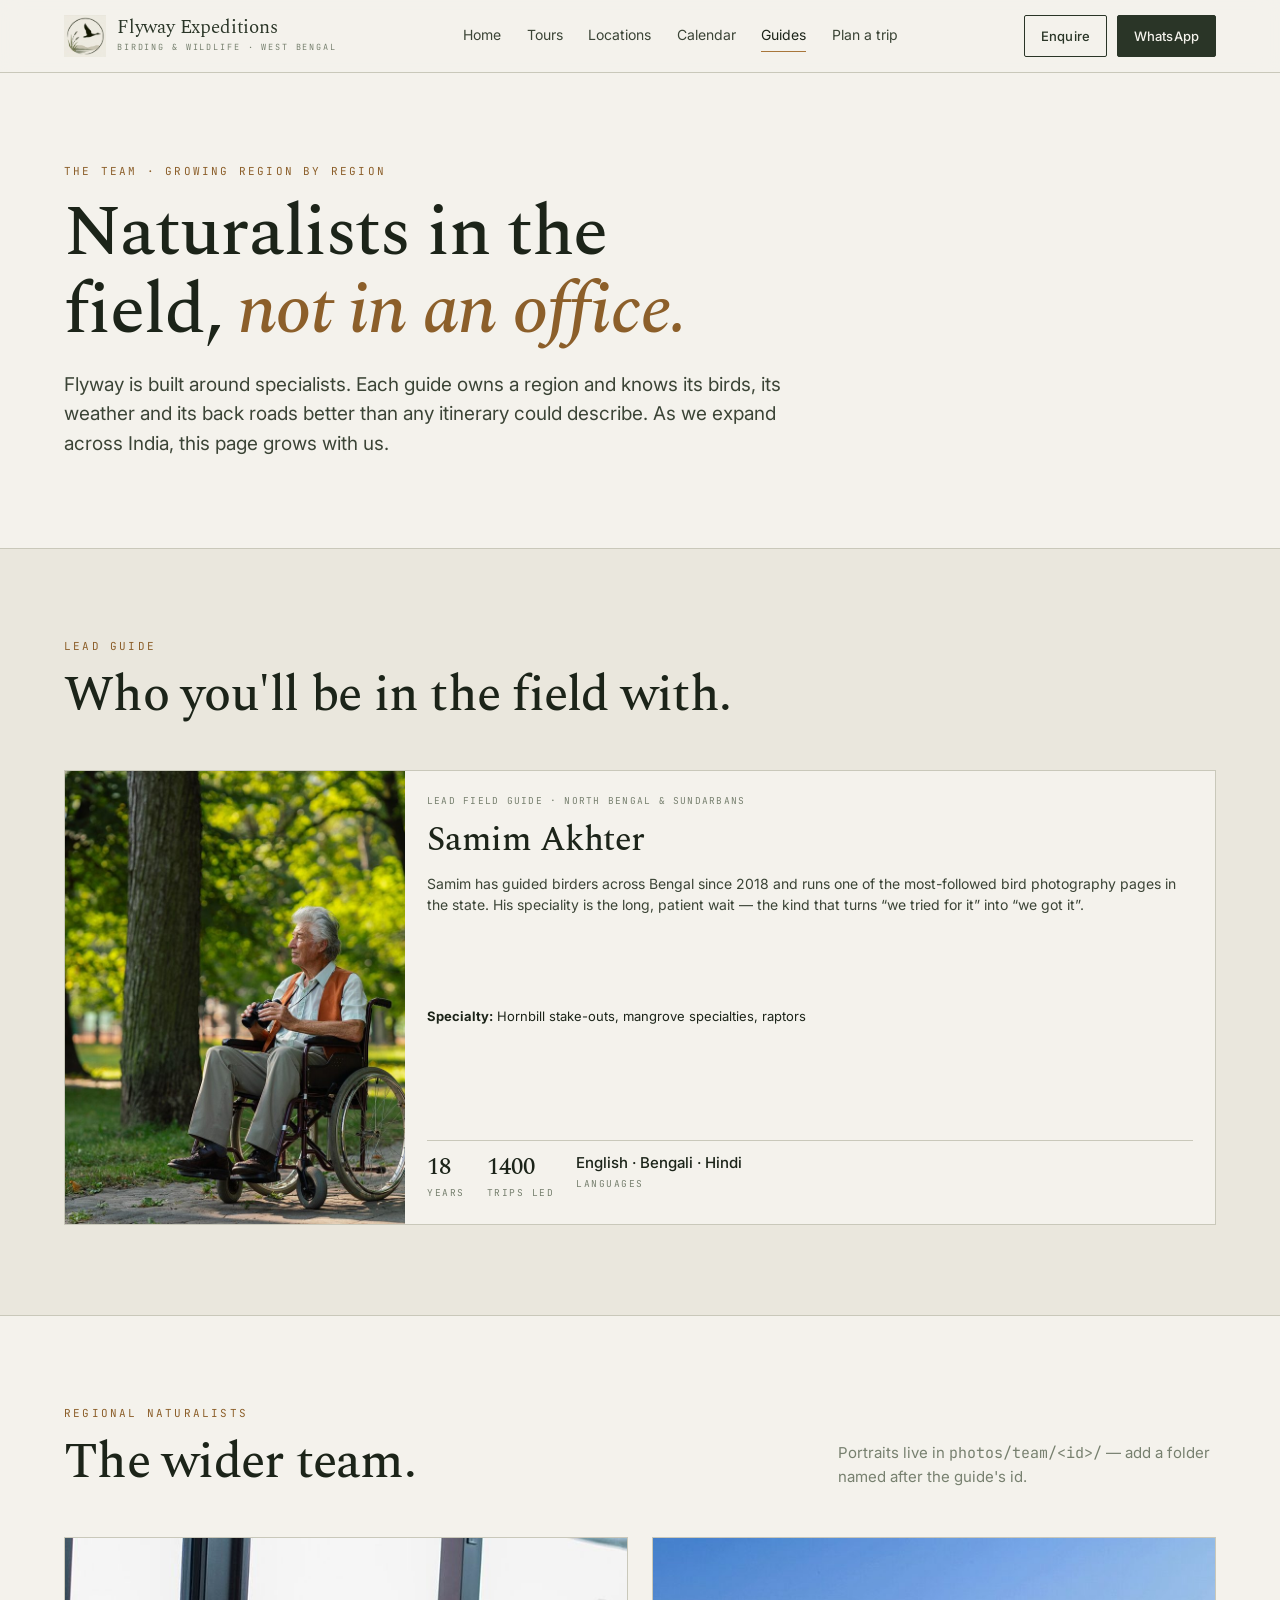
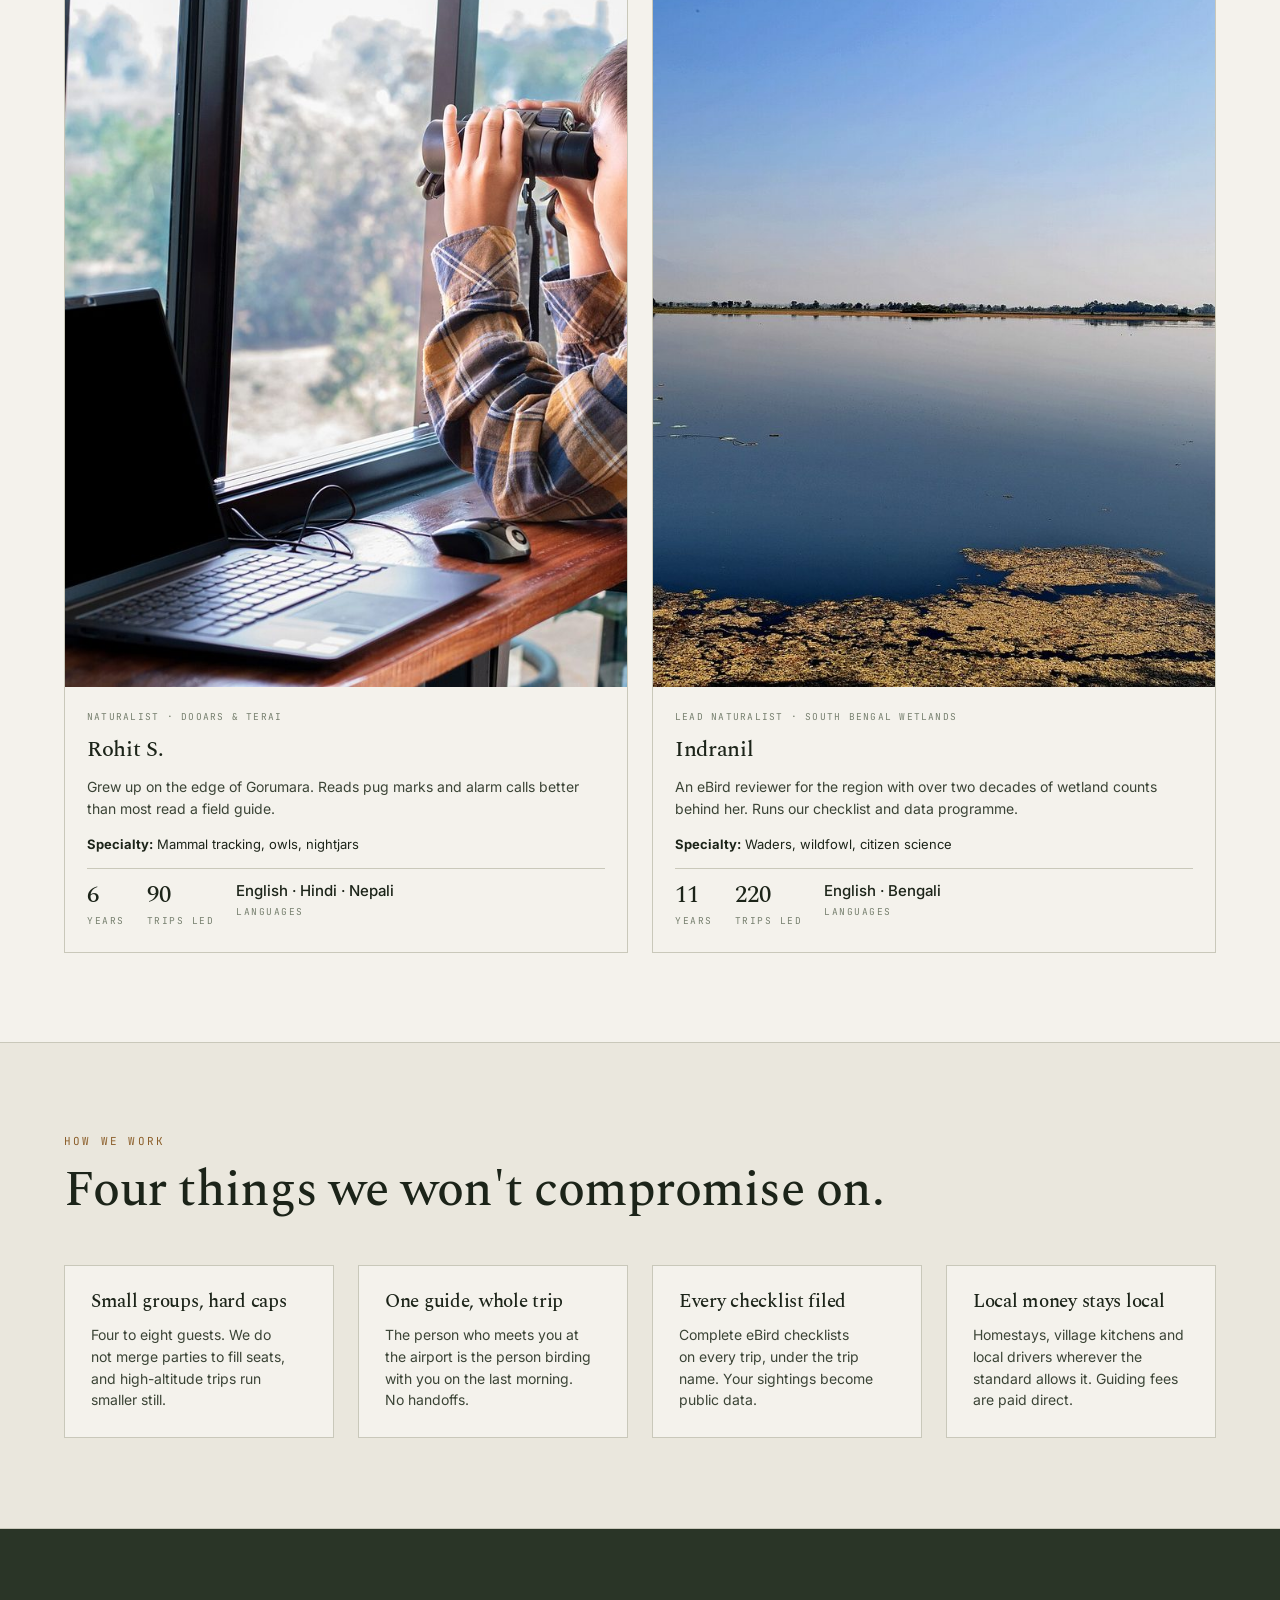
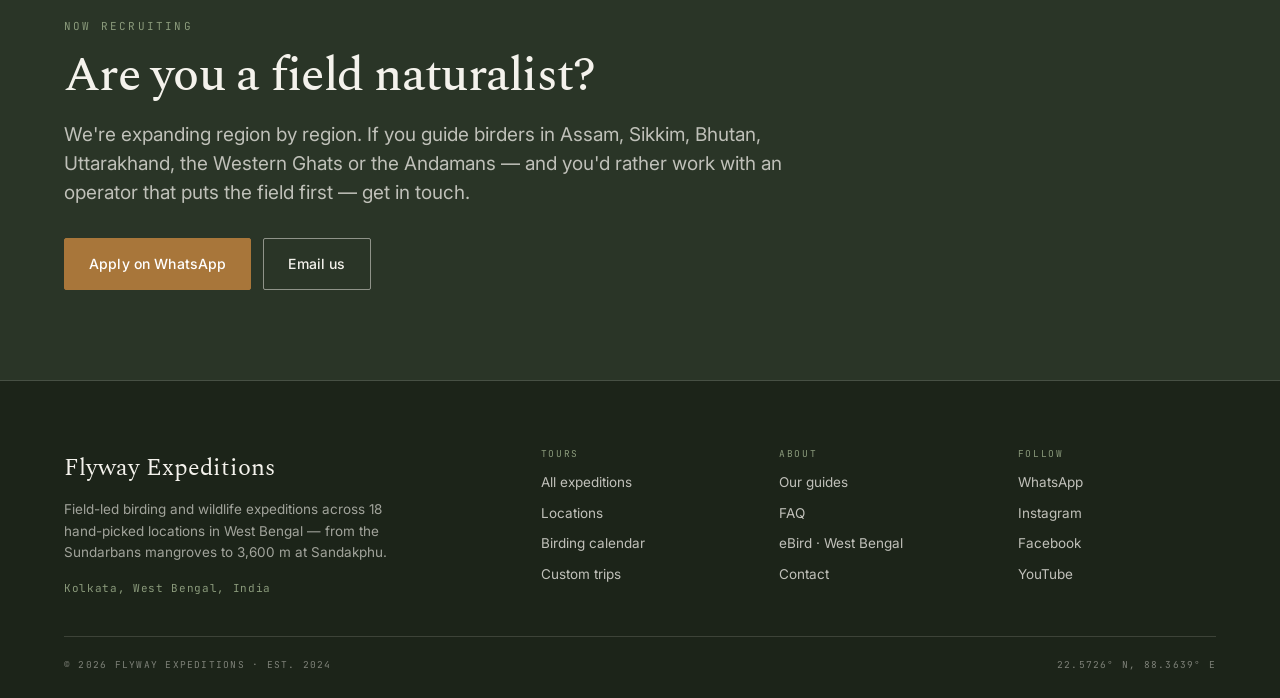
<file: team.html>
<!DOCTYPE html>
<html lang="en">
<head>
<meta charset="utf-8"/><meta name="viewport" content="width=device-width,initial-scale=1"/>
<title>Our guides — Flyway Expeditions</title>
<meta name="description" content="Meet the field naturalists who lead Flyway Expeditions trips across West Bengal. Region-by-region specialists in birding, mammal tracking and wildlife photography."/>
<link rel="icon" href="photos/brand/logo.png"/>
<link rel="preconnect" href="https://fonts.googleapis.com"/><link rel="preconnect" href="https://fonts.gstatic.com" crossorigin/>
<link href="https://fonts.googleapis.com/css2?family=Spectral:ital,wght@0,300;0,400;0,500;1,400;1,500&family=Inter:wght@400;500;600&family=JetBrains+Mono:wght@400;500&display=swap" rel="stylesheet"/>
<link rel="stylesheet" href="assets/css/site.css"/>
<script src="assets/js/data.js"></script><script src="assets/js/media.js"></script>
</head>
<body>
<div id="site-header"></div>

<section class="sect">
  <div class="wrap">
    <span class="eyebrow">The team · growing region by region</span>
    <h1 style="font-size:clamp(38px,6vw,72px);margin-top:14px;max-width:20ch">Naturalists in the field, <em style="font-style:italic;color:var(--ochre-2)">not in an office.</em></h1>
    <p class="lede" style="margin-top:20px">Flyway is built around specialists. Each guide owns a region and knows its birds, its weather and its back roads better than any itinerary could describe. As we expand across India, this page grows with us.</p>
  </div>
</section>

<section class="sect sect--tint">
  <div class="wrap">
    <div class="sect-head"><div><span class="eyebrow">Lead guide</span><h2>Who you'll be in the field with.</h2></div></div>
    <div id="featured"></div>
  </div>
</section>

<section class="sect">
  <div class="wrap">
    <div class="sect-head"><div><span class="eyebrow">Regional naturalists</span><h2>The wider team.</h2></div>
    <p>Portraits live in <code class="mono">photos/team/&lt;id&gt;/</code> — add a folder named after the guide's id.</p></div>
    <div class="grid grid--2" id="others"></div>
  </div>
</section>

<section class="sect sect--tint">
  <div class="wrap">
    <div class="sect-head"><div><span class="eyebrow">How we work</span><h2>Four things we won't compromise on.</h2></div></div>
    <div class="grid grid--4">
      <div class="card" style="padding:26px"><h3 style="font-size:19px">Small groups, hard caps</h3><p style="margin-top:12px">Four to eight guests. We do not merge parties to fill seats, and high-altitude trips run smaller still.</p></div>
      <div class="card" style="padding:26px"><h3 style="font-size:19px">One guide, whole trip</h3><p style="margin-top:12px">The person who meets you at the airport is the person birding with you on the last morning. No handoffs.</p></div>
      <div class="card" style="padding:26px"><h3 style="font-size:19px">Every checklist filed</h3><p style="margin-top:12px">Complete eBird checklists on every trip, under the trip name. Your sightings become public data.</p></div>
      <div class="card" style="padding:26px"><h3 style="font-size:19px">Local money stays local</h3><p style="margin-top:12px">Homestays, village kitchens and local drivers wherever the standard allows it. Guiding fees are paid direct.</p></div>
    </div>
  </div>
</section>

<section class="sect sect--dark">
  <div class="wrap">
    <span class="eyebrow eyebrow--light">Now recruiting</span>
    <h2 style="font-size:clamp(28px,4.4vw,48px);margin-top:14px;max-width:24ch">Are you a field naturalist?</h2>
    <p class="lede" style="margin-top:18px;color:rgba(244,242,236,.74)">We're expanding region by region. If you guide birders in Assam, Sikkim, Bhutan, Uttarakhand, the Western Ghats or the Andamans — and you'd rather work with an operator that puts the field first — get in touch.</p>
    <div style="display:flex;gap:12px;margin-top:30px;flex-wrap:wrap">
      <a class="btn btn--ochre btn--wa" data-wa="Hi Flyway — I'm a field guide interested in working with you. My region is: " href="#">Apply on WhatsApp</a>
      <a class="btn btn--onDark" data-mailto href="#">Email us</a>
    </div>
  </div>
</section>

<div id="site-footer"></div>
<script src="assets/js/site.js"></script>
<script>
(function(){
  var FW=window.FW,U=window.FWUI;
  var f=FW.guides.filter(function(g){return g.featured})[0]||FW.guides[0];
  document.getElementById('featured').innerHTML=U.guideCard(f,true);
  document.getElementById('others').innerHTML=FW.guides.filter(function(g){return g!==f})
    .map(function(g){return U.guideCard(g,false)}).join('');
  U.hydrate();
})();
</script>
</body>
</html>
</file>
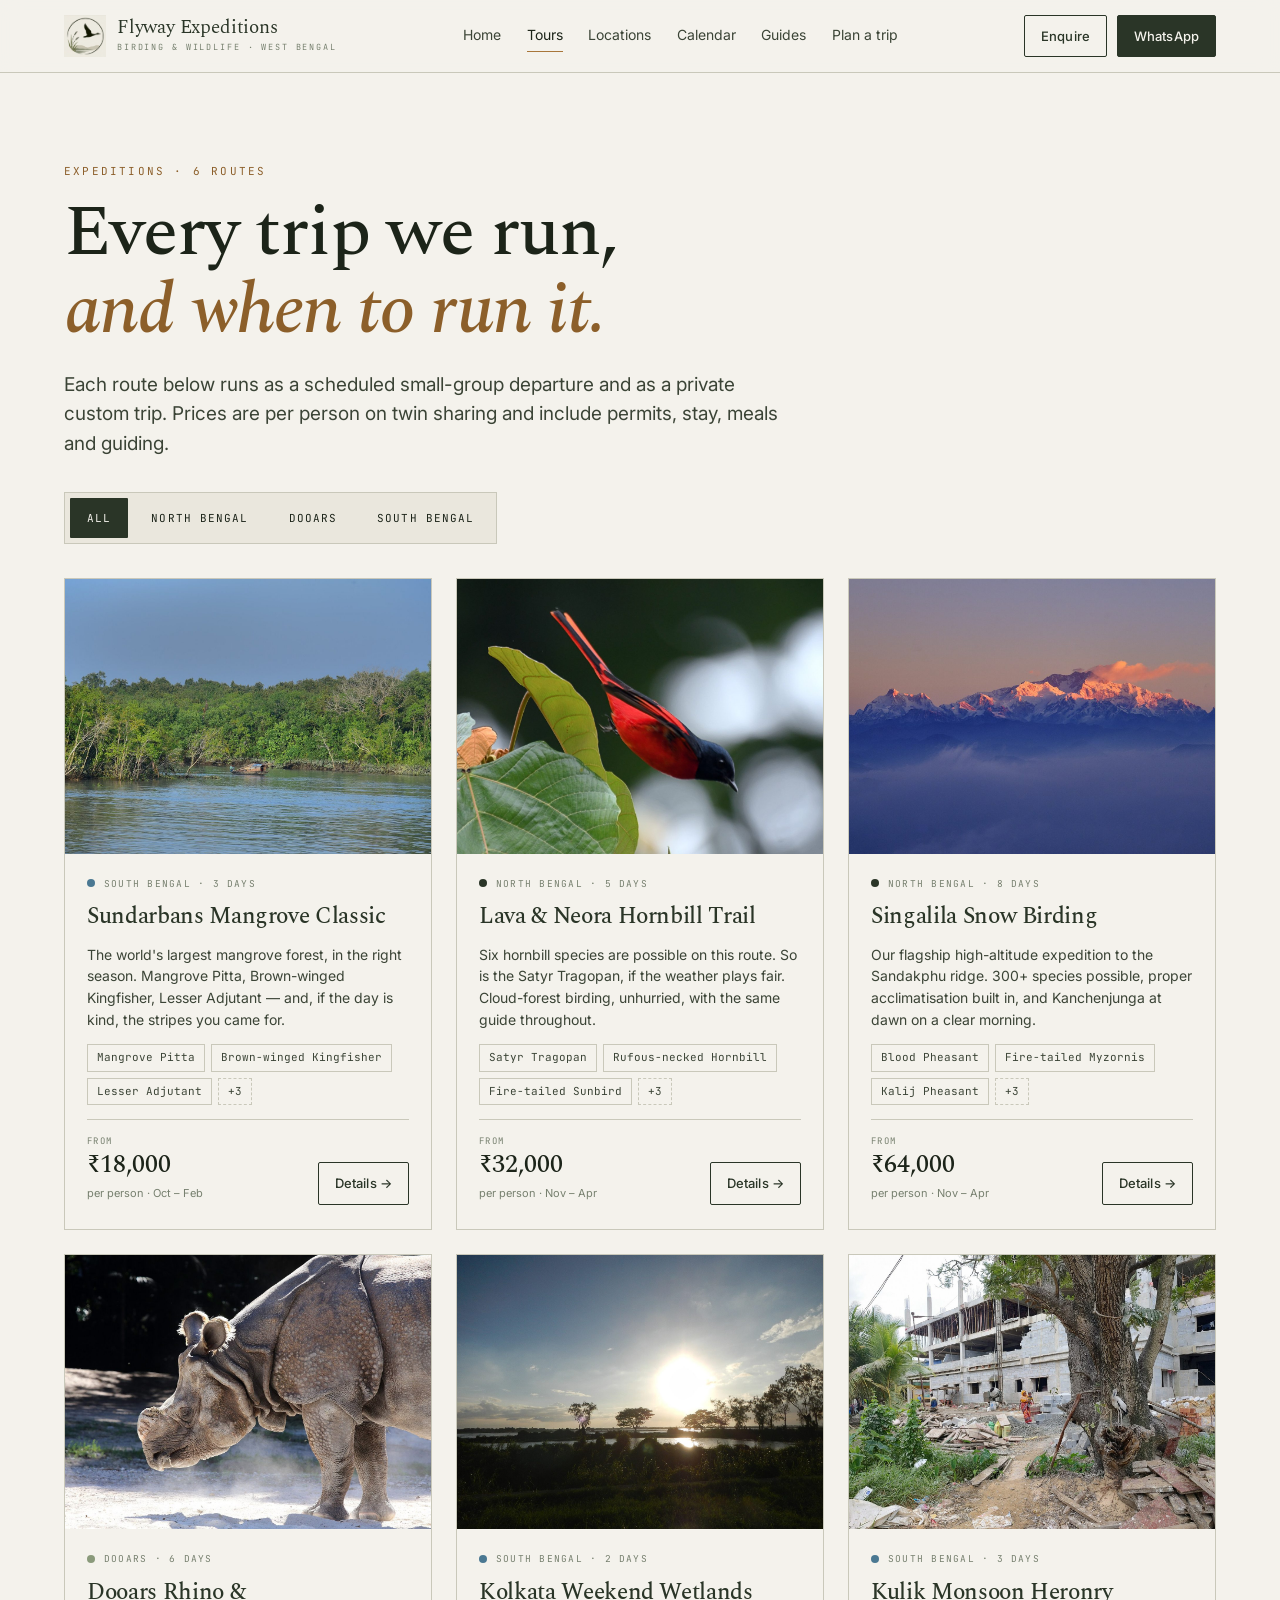
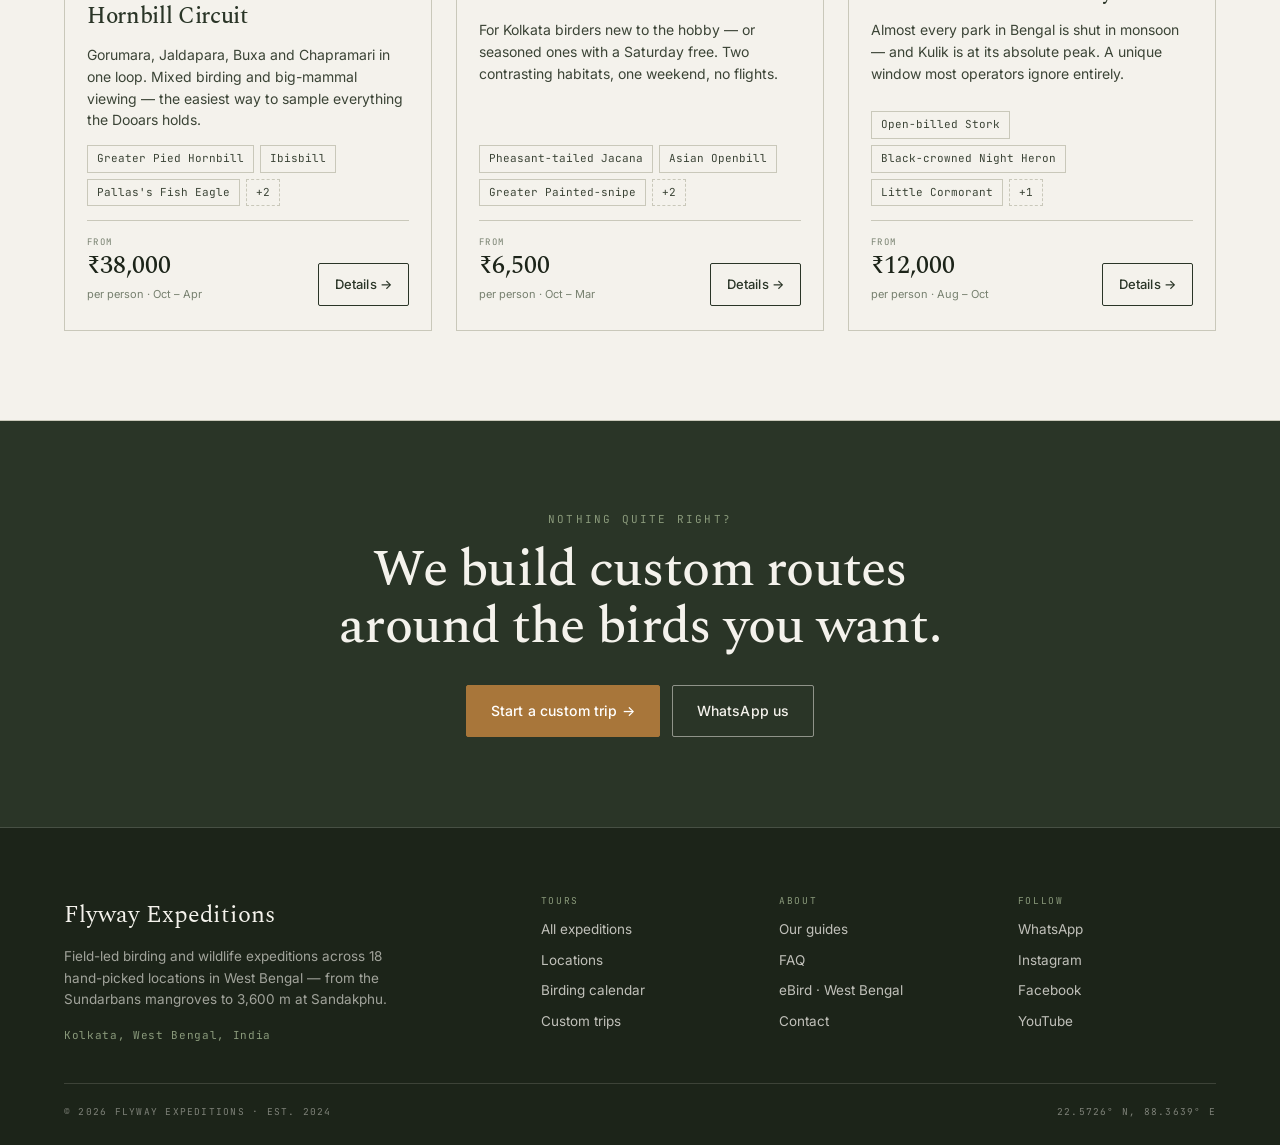
<file: tours.html>
<!DOCTYPE html>
<html lang="en">
<head>
<meta charset="utf-8"/><meta name="viewport" content="width=device-width,initial-scale=1"/>
<title>Expeditions — Flyway Expeditions</title>
<meta name="description" content="All birding and wildlife expeditions across West Bengal — Sundarbans, Singalila, Neora Valley, Dooars and the Kolkata wetlands. Fixed departures and private custom trips."/>
<link rel="icon" href="photos/brand/logo.png"/>
<link rel="preconnect" href="https://fonts.googleapis.com"/><link rel="preconnect" href="https://fonts.gstatic.com" crossorigin/>
<link href="https://fonts.googleapis.com/css2?family=Spectral:ital,wght@0,300;0,400;0,500;1,400;1,500&family=Inter:wght@400;500;600&family=JetBrains+Mono:wght@400;500&display=swap" rel="stylesheet"/>
<link rel="stylesheet" href="assets/css/site.css"/>
<script src="assets/js/data.js"></script><script src="assets/js/media.js"></script>
</head>
<body>
<div id="site-header"></div>

<section class="sect">
  <div class="wrap">
    <span class="eyebrow">Expeditions · <span id="cnt"></span> routes</span>
    <h1 style="font-size:clamp(38px,6vw,72px);margin-top:14px;max-width:20ch">Every trip we run, <em style="font-style:italic;color:var(--ochre-2)">and when to run it.</em></h1>
    <p class="lede" style="margin-top:20px">Each route below runs as a scheduled small-group departure and as a private custom trip. Prices are per person on twin sharing and include permits, stay, meals and guiding.</p>
    <div class="filters" style="margin-top:34px" id="filters"></div>
    <div class="grid grid--3" style="margin-top:34px" id="grid"></div>
  </div>
</section>

<section class="sect sect--dark center">
  <div class="wrap">
    <span class="eyebrow eyebrow--light">Nothing quite right?</span>
    <h2 style="font-size:clamp(30px,4.6vw,52px);margin-top:14px;max-width:24ch;margin-inline:auto">We build custom routes around the birds you want.</h2>
    <div style="display:flex;justify-content:center;gap:12px;margin-top:30px;flex-wrap:wrap">
      <a class="btn btn--ochre" href="contact.html">Start a custom trip →</a>
      <a class="btn btn--onDark btn--wa" data-wa="Hi Flyway — I'd like a custom birding itinerary." href="#">WhatsApp us</a>
    </div>
  </div>
</section>

<div id="site-footer"></div>
<script src="assets/js/site.js"></script>
<script>
(function(){
  var FW=window.FW,U=window.FWUI,zone='all';
  document.getElementById('cnt').textContent=FW.tours.length;
  var opts=[['all','All']].concat(Object.keys(FW.zones).map(function(k){return [k,FW.zones[k].label]}));
  document.getElementById('filters').innerHTML=opts.map(function(o){
    return '<button data-z="'+o[0]+'" aria-pressed="'+(o[0]==='all')+'">'+o[1]+'</button>';
  }).join('');
  function draw(){
    var list=zone==='all'?FW.tours:FW.tours.filter(function(t){return t.zone===zone});
    document.getElementById('grid').innerHTML=list.map(U.tourCard).join('')||
      '<p class="lede">No trips in this zone yet.</p>';
    U.hydrate();
  }
  document.getElementById('filters').addEventListener('click',function(e){
    var b=e.target.closest('button[data-z]');if(!b)return;
    zone=b.getAttribute('data-z');
    this.querySelectorAll('button').forEach(function(x){x.setAttribute('aria-pressed',x===b)});
    draw();
  });
  draw();
})();
</script>
</body>
</html>
</file>
<file: assets/css/site.css>
/* Flyway Expeditions — site styles. Palette derived from the logo. */
:root{
--paper:#f4f2ec;--paper-2:#eae7dd;--paper-3:#dfdbcf;
--ink:#1c2419;--ink-2:#3b4436;--muted:#77806f;--rule:#c9c8ba;
--forest:#2a3527;--forest-2:#3c4c37;--sage:#8a9a7b;--mist:#b9c0b3;
--ochre:#a8763a;--ochre-2:#8c5f2a;--clay:#7c4a30;
--peak:#2a3527;--good:#8a9a7b;--fair:#a8763a;--closed:#9a9689;
--display:"Spectral",Georgia,serif;--body:"Inter",system-ui,-apple-system,sans-serif;--mono:"JetBrains Mono",ui-monospace,Menlo,monospace;
--wrap:1280px;--gut:clamp(20px,5vw,64px);
--sh-1:0 1px 2px rgba(28,36,25,.06);--sh-2:0 4px 16px rgba(28,36,25,.08);--sh-3:0 16px 48px rgba(28,36,25,.14);
}
*,*::before,*::after{box-sizing:border-box}
html{scroll-behavior:smooth}
body{margin:0;font-family:var(--body);font-size:16px;line-height:1.6;color:var(--ink);background:var(--paper);-webkit-font-smoothing:antialiased;text-rendering:optimizeLegibility}
h1,h2,h3,h4{font-family:var(--display);font-weight:500;letter-spacing:-.015em;line-height:1.08;margin:0;text-wrap:balance}
p{margin:0;text-wrap:pretty}
img{display:block;max-width:100%}
a{color:var(--forest);text-decoration:none;transition:color .15s}
a:hover{color:var(--ochre-2)}
button{font-family:inherit;cursor:pointer}
figure{margin:0}
.wrap{max-width:var(--wrap);margin:0 auto;padding-inline:var(--gut)}
.eyebrow{font-family:var(--mono);font-size:11px;letter-spacing:.2em;text-transform:uppercase;color:var(--ochre-2);display:block}
.eyebrow--light{color:var(--sage)}
.rule{border:0;border-top:1px solid var(--rule);margin:0}
.lede{font-size:clamp(16px,1.6vw,19px);color:var(--ink-2);line-height:1.55;max-width:60ch}
.mono{font-family:var(--mono)}
.sect{padding-block:clamp(56px,7vw,104px);border-bottom:1px solid var(--rule)}
.sect--dark{background:var(--forest);color:var(--paper);border-bottom-color:rgba(244,242,236,.14)}
.sect--dark h1,.sect--dark h2,.sect--dark h3{color:var(--paper)}
.sect--tint{background:var(--paper-2)}
.sect-head{display:flex;justify-content:space-between;align-items:flex-end;gap:40px;flex-wrap:wrap;margin-bottom:clamp(28px,4vw,48px)}
.sect-head h2{font-size:clamp(30px,4.2vw,50px);margin-top:12px}
.sect-head p{max-width:42ch;color:var(--muted);font-size:15px}
.sect--dark .sect-head p{color:rgba(244,242,236,.68)}

/* ——— buttons ——— */
.btn{display:inline-flex;align-items:center;gap:9px;padding:14px 24px;font-size:14px;font-weight:500;letter-spacing:.01em;white-space:nowrap;border:1px solid var(--forest);background:var(--forest);color:var(--paper);border-radius:2px;transition:background .16s,border-color .16s,color .16s;min-height:46px}
.btn:hover{background:var(--forest-2);border-color:var(--forest-2);color:var(--paper)}
.btn--ghost{background:transparent;color:var(--forest)}
.btn--ghost:hover{background:var(--forest);color:var(--paper)}
.btn--ochre{background:var(--ochre);border-color:var(--ochre);color:#fff}
.btn--ochre:hover{background:var(--ochre-2);border-color:var(--ochre-2)}
.btn--onDark{border-color:rgba(244,242,236,.5);background:transparent;color:var(--paper)}
.btn--onDark:hover{background:var(--paper);color:var(--forest);border-color:var(--paper)}
.btn--sm{padding:10px 16px;font-size:13px;min-height:38px}

/* ——— pills ——— */
.pill{display:inline-flex;align-items:center;gap:6px;padding:4px 11px;border-radius:999px;font-family:var(--mono);font-size:10px;letter-spacing:.1em;text-transform:uppercase;white-space:nowrap}
.pill--peak{background:var(--forest);color:var(--paper)}
.pill--good{background:var(--sage);color:var(--ink)}
.pill--fair{background:var(--ochre);color:#fff}
.pill--closed{background:var(--paper-3);color:var(--muted)}
.tag{border:1px solid var(--rule);padding:4px 9px;font-family:var(--mono);font-size:11px;color:var(--ink-2);white-space:nowrap}
.dot{width:8px;height:8px;border-radius:50%;flex:none;display:inline-block}

/* ——— header ——— */
.hdr{position:sticky;top:0;z-index:60;background:color-mix(in srgb,var(--paper) 92%,transparent);backdrop-filter:blur(10px);border-bottom:1px solid var(--rule)}
.hdr-in{display:flex;align-items:center;justify-content:space-between;gap:24px;min-height:72px;max-width:var(--wrap);margin:0 auto;padding-inline:var(--gut)}
.brand{display:flex;align-items:center;gap:11px;flex:none}
.brand img{width:42px;height:42px;object-fit:contain;mix-blend-mode:multiply}
.brand-n{display:block;white-space:nowrap;font-family:var(--display);font-size:19px;line-height:1;letter-spacing:-.01em}
.brand-s{display:block;white-space:nowrap;font-family:var(--mono);font-size:8.5px;letter-spacing:.22em;text-transform:uppercase;color:var(--muted);margin-top:4px}
.nav{display:flex;gap:clamp(14px,2vw,30px);font-size:14px}
.nav a{color:var(--ink-2);padding-block:4px;white-space:nowrap;border-bottom:1px solid transparent}
.nav a:hover,.nav a[aria-current=page]{color:var(--ink);border-bottom-color:var(--ochre)}
.hdr-cta{display:flex;gap:10px;align-items:center}
.burger{display:none;width:44px;height:44px;border:1px solid var(--rule);background:transparent;align-items:center;justify-content:center;border-radius:2px}
.burger span{display:block;width:18px;height:1.5px;background:var(--ink);position:relative}
.burger span::before,.burger span::after{content:"";position:absolute;left:0;width:18px;height:1.5px;background:var(--ink)}
.burger span::before{top:-6px}.burger span::after{top:6px}

/* ——— media / gallery framework ——— */
.ph{position:relative;overflow:hidden;background:
repeating-linear-gradient(135deg,transparent 0 9px,rgba(42,53,39,.05) 9px 18px),var(--paper-2);
border:1px solid var(--rule);display:flex;align-items:center;justify-content:center;text-align:center}
.ph-in{font-family:var(--mono);font-size:10px;letter-spacing:.14em;text-transform:uppercase;color:var(--forest);opacity:.75;padding:16px;line-height:1.7}
.ph-in b{display:block;font-weight:400;color:var(--ochre-2);letter-spacing:.1em;margin-top:5px;text-transform:none;font-size:11px}
.fig{position:relative;overflow:hidden;background:var(--paper-2)}
.fig img{width:100%;height:100%;object-fit:cover;transition:transform .5s cubic-bezier(.2,.8,.2,1)}
.fig:hover img{transform:scale(1.03)}
.fig figcaption{position:absolute;left:0;right:0;bottom:0;padding:22px 16px 12px;font-family:var(--mono);font-size:10px;letter-spacing:.08em;text-transform:uppercase;color:#fff;background:linear-gradient(transparent,rgba(28,36,25,.82));opacity:0;transition:opacity .25s}
.fig:hover figcaption{opacity:1}
.gal{display:grid;gap:10px;grid-template-columns:repeat(auto-fill,minmax(190px,1fr))}
.gal .fig{aspect-ratio:4/3;cursor:zoom-in}
.gal--strip{grid-auto-flow:column;grid-auto-columns:minmax(230px,1fr);grid-template-columns:none;overflow-x:auto;scroll-snap-type:x mandatory;padding-bottom:8px}
.gal--strip .fig{scroll-snap-align:start}
.lb{position:fixed;inset:0;z-index:200;background:rgba(20,26,18,.95);display:none;align-items:center;justify-content:center;padding:clamp(16px,4vw,56px)}
.lb[open],.lb.on{display:flex}
.lb img{max-width:100%;max-height:82vh;object-fit:contain;box-shadow:var(--sh-3)}
.lb-cap{position:absolute;bottom:24px;left:0;right:0;text-align:center;font-family:var(--mono);font-size:11px;letter-spacing:.12em;text-transform:uppercase;color:rgba(244,242,236,.8)}
.lb-x,.lb-p,.lb-n{position:absolute;background:transparent;border:1px solid rgba(244,242,236,.3);color:var(--paper);width:44px;height:44px;font-size:18px;display:flex;align-items:center;justify-content:center;border-radius:2px}
.lb-x{top:20px;right:20px}.lb-p{left:20px;top:50%;transform:translateY(-50%)}.lb-n{right:20px;top:50%;transform:translateY(-50%)}
.lb-x:hover,.lb-p:hover,.lb-n:hover{background:rgba(244,242,236,.14)}

/* ——— hero ——— */
.hero{position:relative;min-height:min(86vh,760px);display:grid;align-items:center;border-bottom:1px solid var(--rule);overflow:hidden}
.hero-bg{position:absolute;inset:0;z-index:0}
.hero-bg .fig,.hero-bg .ph{position:absolute;inset:0;height:100%}
.hero-bg::after{content:"";position:absolute;inset:0;background:linear-gradient(100deg,rgba(28,36,25,.9) 0%,rgba(28,36,25,.66) 46%,rgba(28,36,25,.22) 100%)}
.hero-bg--empty::after{background:linear-gradient(100deg,rgba(28,36,25,.06),transparent)}
.hero-bg .ph-in{position:absolute;right:14px;bottom:12px;text-align:right;padding:0;font-size:9px;opacity:.5}
.hero-in{position:relative;z-index:1;max-width:var(--wrap);margin:0 auto;padding:clamp(48px,8vw,96px) var(--gut);width:100%}
.hero h1{font-size:clamp(40px,7.4vw,92px);letter-spacing:-.028em;max-width:19ch}
.hero h1 em{font-style:italic;color:var(--sage)}
.hero .lede{margin-top:26px;font-size:clamp(16px,1.7vw,19px)}
.hero-actions{display:flex;gap:12px;flex-wrap:wrap;margin-top:36px}
.hero--onPhoto h1,.hero--onPhoto .lede{color:var(--paper)}
.hero--onPhoto .lede{color:rgba(244,242,236,.84)}
.hero--onPhoto .eyebrow{color:var(--sage)}
.stats{display:flex;gap:clamp(24px,4vw,52px);flex-wrap:wrap;margin-top:clamp(36px,5vw,60px);padding-top:28px;border-top:1px solid rgba(244,242,236,.24)}
.hero:not(.hero--onPhoto) .stats{border-top-color:var(--rule)}
.stat b{font-family:var(--display);font-size:clamp(28px,3.4vw,40px);font-weight:500;display:block;line-height:1}
.stat span{font-family:var(--mono);font-size:9.5px;letter-spacing:.16em;text-transform:uppercase;color:var(--muted);margin-top:6px;display:block}
.hero--onPhoto .stat span{color:rgba(244,242,236,.62)}
.hero--onPhoto .stat b{color:var(--paper)}
.now{position:absolute;right:var(--gut);bottom:clamp(24px,4vw,48px);z-index:2;background:var(--paper);border:1px solid var(--rule);padding:20px 24px;box-shadow:var(--sh-2);max-width:270px}
@media(max-width:1024px){.now{position:static;margin-top:32px;max-width:none}}

/* ——— cards ——— */
.grid{display:grid;gap:24px}
.grid--3{grid-template-columns:repeat(auto-fill,minmax(320px,1fr))}
.grid--2{grid-template-columns:repeat(auto-fill,minmax(420px,1fr))}
.grid--4{grid-template-columns:repeat(auto-fill,minmax(230px,1fr))}
.card{background:var(--paper);border:1px solid var(--rule);display:flex;flex-direction:column;transition:box-shadow .2s,transform .2s}
.card:hover{box-shadow:var(--sh-2);transform:translateY(-2px)}
.card>.fig,.card>.ph{aspect-ratio:4/3;flex:none}
.card-b{padding:22px 22px 24px;display:flex;flex-direction:column;gap:14px;flex:1}
.card-meta{display:flex;align-items:center;gap:9px;font-family:var(--mono);font-size:9.5px;letter-spacing:.13em;text-transform:uppercase;color:var(--muted)}
.card h3{font-size:23px}
.card p{font-size:14px;color:var(--ink-2);line-height:1.55;flex:1}
.card-foot{display:flex;justify-content:space-between;align-items:flex-end;gap:12px;padding-top:14px;border-top:1px solid var(--rule)}
.price small{font-family:var(--mono);font-size:9px;letter-spacing:.14em;text-transform:uppercase;color:var(--muted);display:block}
.price b{font-family:var(--display);font-size:25px;font-weight:500;display:block;line-height:1.1;margin-top:3px}
.price em{font-style:normal;font-size:11px;color:var(--muted)}
.tags{display:flex;flex-wrap:wrap;gap:6px}

/* ——— calendar ——— */
.cal{display:grid;grid-template-columns:repeat(12,1fr);gap:6px}
@media(max-width:900px){.cal{grid-template-columns:repeat(6,1fr)}}
@media(max-width:520px){.cal{grid-template-columns:repeat(4,1fr)}}
.cal-m{border:1px solid var(--rule);padding:14px 11px;background:var(--paper)}
.cal-m[data-on]{background:var(--forest);color:var(--paper);border-color:var(--forest)}
.cal-m i{font-family:var(--mono);font-size:9px;letter-spacing:.12em;font-style:normal;opacity:.6;display:block}
.cal-m b{font-family:var(--display);font-size:21px;font-weight:500;display:block;margin-top:3px}
.cal-m u{text-decoration:none;font-family:var(--mono);font-size:8.5px;letter-spacing:.08em;display:block;margin-top:14px;opacity:.7}
.cal-bar{height:4px;margin-top:7px;background:var(--paper-3)}
.cal-m[data-on] .cal-bar{background:rgba(244,242,236,.28)}
.cal-bar i{display:block;height:100%}
.cal-m s{text-decoration:none;font-family:var(--mono);font-size:8.5px;letter-spacing:.08em;display:block;margin-top:9px;opacity:.85}
.legend{display:flex;gap:20px;flex-wrap:wrap;margin-top:26px;font-family:var(--mono);font-size:11px;color:var(--muted)}
.legend div{display:flex;align-items:center;gap:8px}
.legend i{width:13px;height:13px;display:block}

/* ——— month strip (per-location 12mo) ——— */
.mrow{display:grid;grid-template-columns:repeat(12,1fr);gap:3px}
.mrow i{height:24px;display:flex;align-items:center;justify-content:center;font-family:var(--mono);font-size:8px;color:#fff;font-style:normal}
.mkeys{display:grid;grid-template-columns:repeat(12,1fr);gap:3px;font-family:var(--mono);font-size:8.5px;color:var(--muted);text-align:center;margin-bottom:4px}

/* ——— list rows ——— */
.rows{border:1px solid var(--rule);background:var(--paper)}
.scrollx{overflow-x:auto;-webkit-overflow-scrolling:touch}
.scrollx .rows{min-width:660px}
.row{display:grid;gap:16px;align-items:center;padding:14px 20px;border-bottom:1px dotted var(--rule);width:100%;text-align:left;background:transparent;border-left:0;border-right:0;border-top:0}
.row:last-child{border-bottom:0}
.row:hover{background:var(--paper-2)}
.row-h{background:var(--paper-2);font-family:var(--mono);font-size:9.5px;letter-spacing:.14em;text-transform:uppercase;color:var(--muted);border-bottom:1px solid var(--rule)}
.row-h:hover{background:var(--paper-2)}
.row b{font-family:var(--display);font-size:16px;font-weight:500;display:block}
.row small{font-size:11px;color:var(--muted)}

/* ——— filters ——— */
.filters{display:flex;gap:6px;padding:5px;background:var(--paper-2);border:1px solid var(--rule);width:fit-content;flex-wrap:wrap}
.filters button{padding:10px 17px;border:0;background:transparent;font-family:var(--mono);font-size:11px;letter-spacing:.1em;text-transform:uppercase;color:var(--ink);border-radius:1px;min-height:40px}
.filters button[aria-pressed=true]{background:var(--forest);color:var(--paper)}

/* ——— forms ——— */
.form{display:grid;gap:18px}
.f{display:flex;flex-direction:column;gap:7px}
.f label{font-family:var(--mono);font-size:10px;letter-spacing:.14em;text-transform:uppercase;color:var(--muted)}
.f input,.f select,.f textarea{font-family:var(--body);font-size:15px;padding:13px 14px;border:1px solid var(--rule);background:var(--paper);color:var(--ink);border-radius:2px;min-height:46px}
.f input:focus,.f select:focus,.f textarea:focus{outline:2px solid var(--ochre);outline-offset:-1px;border-color:var(--ochre)}
.f textarea{min-height:100px;resize:vertical}
.f2{display:grid;grid-template-columns:1fr 1fr;gap:18px}
@media(max-width:640px){.f2{grid-template-columns:1fr}}

/* ——— footer ——— */
.ftr{background:var(--ink);color:var(--paper);padding:clamp(44px,6vw,68px) 0 26px}
.ftr a{color:rgba(244,242,236,.76)}
.ftr a:hover{color:var(--sage)}
.ftr-grid{display:grid;grid-template-columns:2.2fr 1fr 1fr 1fr;gap:40px}
@media(max-width:860px){.ftr-grid{grid-template-columns:1fr 1fr}}
.ftr h4{font-family:var(--mono);font-size:9.5px;letter-spacing:.18em;text-transform:uppercase;color:var(--sage);font-weight:400}
.ftr ul{list-style:none;padding:0;margin:13px 0 0;display:flex;flex-direction:column;gap:9px;font-size:13.5px}
.ftr-bot{display:flex;justify-content:space-between;gap:20px;flex-wrap:wrap;margin-top:38px;padding-top:20px;border-top:1px solid rgba(244,242,236,.15);font-family:var(--mono);font-size:9.5px;letter-spacing:.13em;text-transform:uppercase;color:rgba(244,242,236,.45)}

/* ——— utility ——— */
.split{display:grid;grid-template-columns:minmax(280px,380px) 1fr;gap:clamp(32px,5vw,72px);align-items:start}
@media(max-width:900px){.split{grid-template-columns:1fr}}
.sticky{position:sticky;top:96px}
.center{text-align:center}
.center .lede{margin-inline:auto}
.center h2{margin-inline:auto}
.mt0{margin-top:0}
.hide{display:none!important}
@media(max-width:860px){
.nav{display:none;position:absolute;top:100%;left:0;right:0;background:var(--paper);border-bottom:1px solid var(--rule);flex-direction:column;padding:16px var(--gut) 24px;gap:2px}
.nav.on{display:flex}.nav a{padding:13px 0;border-bottom:1px solid var(--rule)}
.burger{display:flex}.hdr-cta .btn{display:none}.hdr-in{position:relative}
}
@media print{.hdr,.ftr,.burger,.lb{display:none}}
</file>
